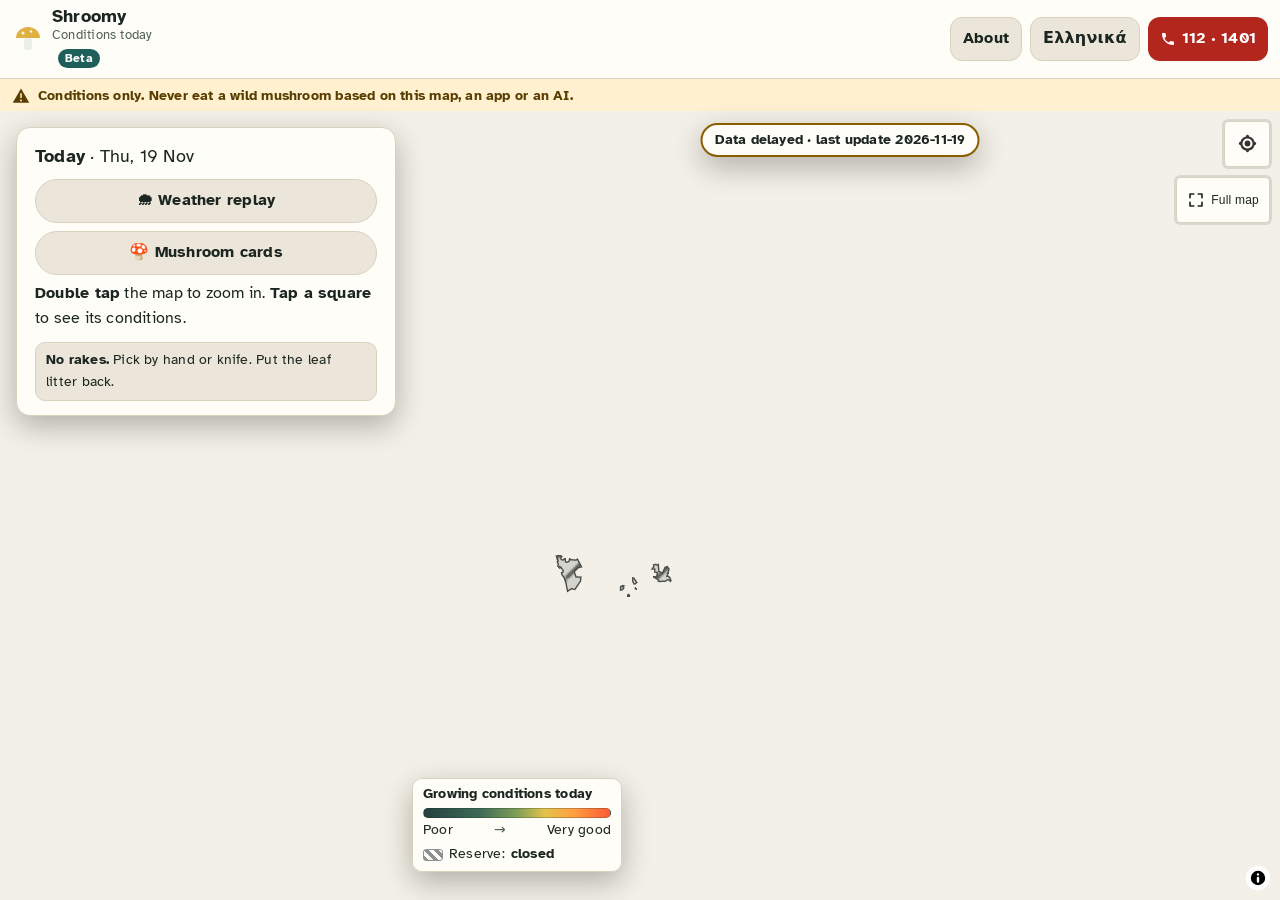
<file: index.html>
<!doctype html>
<html lang="en">
<head>
  <meta name="robots" content="noindex, nofollow" />
  <meta charset="utf-8" />
  <meta name="viewport" content="width=device-width, initial-scale=1, viewport-fit=cover" />
  <meta name="theme-color" content="#14211b" />
  <meta name="description" content="Today's growing conditions for wild mushrooms in Cyprus forests. Conditions only. Never eat a wild mushroom based on this map, an app or an AI." />
  <meta property="og:title" content="Shroomy" />
  <meta property="og:description" content="Today's growing conditions for wild mushrooms in Cyprus forests. Conditions only." />
  <title>Shroomy · mushroom growing conditions in Cyprus</title>
  <link rel="icon" href="data:image/svg+xml,%3Csvg xmlns='http://www.w3.org/2000/svg' viewBox='0 0 32 32'%3E%3Cpath d='M4 15c0-6 5-11 12-11s12 5 12 11z' fill='%23e0b040'/%3E%3Crect x='12' y='15' width='8' height='12' rx='3' fill='%23e9efe6'/%3E%3C/svg%3E" />
  <script type="module" crossorigin src="./assets/main-CCexXRnH.js"></script>
  <link rel="modulepreload" crossorigin href="./assets/lang-BaCBDh6e.js">
  <link rel="stylesheet" crossorigin href="./assets/lang-B2Am9eQz.css">
  <link rel="stylesheet" crossorigin href="./assets/main-DDSyw2Ic.css">
</head>
<body>
  <div class="app">
    <header class="topbar">
      <a class="brand" href="./" aria-label="Shroomy, home" data-tip="Reload the map.">
        <svg width="32" height="32" viewBox="0 0 32 32" aria-hidden="true">
          <path d="M4 15c0-6 5-11 12-11s12 5 12 11z" fill="#e0b040" />
          <circle cx="11" cy="10" r="1.6" fill="#fff6dc" /><circle cx="19" cy="8.5" r="1.3" fill="#fff6dc" />
          <rect x="12" y="15" width="8" height="12" rx="3" fill="#e9efe6" />
        </svg>
        <span class="brand-text">
          <span class="brand-name">Shroomy</span>
          <span class="brand-sub">Conditions today</span>
        </span>
      </a>
      <a class="about-link" href="about.html" data-tip="What this map shows, where the data comes from, and its limits.">About</a>
      <button class="sos" type="button" data-emergency aria-haspopup="dialog" aria-label="Poisoning emergency: 112 and 1401"
        data-tip="Mushroom poisoning help: call 112 (ambulance) or the Cyprus Poison Centre 1401. Do not wait for symptoms.">
        <svg width="16" height="16" viewBox="0 0 24 24" aria-hidden="true"><path fill="currentColor" d="M6.6 10.8a15.1 15.1 0 0 0 6.6 6.6l2.2-2.2c.3-.3.7-.4 1-.2 1.1.4 2.3.6 3.6.6.6 0 1 .4 1 1V20c0 .6-.4 1-1 1A17 17 0 0 1 3 4c0-.6.4-1 1-1h3.5c.6 0 1 .4 1 1 0 1.2.2 2.4.6 3.6.1.3 0 .7-.2 1z"/></svg>
        <span>112 · 1401</span>
      </button>
    </header>

    <div class="safety" role="note">
      <svg width="18" height="18" viewBox="0 0 24 24" aria-hidden="true"><path fill="currentColor" d="M12 2 1 21h22L12 2Zm0 6c.6 0 1 .4 1 1v5a1 1 0 1 1-2 0V9c0-.6.4-1 1-1Zm0 11.2a1.3 1.3 0 1 1 0-2.6 1.3 1.3 0 0 1 0 2.6Z"/></svg>
      <span>Conditions only. Never eat a wild mushroom based on this map, an app or an AI.</span>
    </div>

    <main class="stage">
      <div id="map" role="region" aria-label="Map of today's growing conditions in Cyprus"></div>
      <div id="loading" class="loading" role="status"><span class="spinner" aria-hidden="true"></span>
        <span id="loading-text">Loading the forest map…</span></div>
      <div id="delayed" class="delayed" role="status" hidden></div>
      <div id="map-legend" class="map-legend" role="img" tabindex="0"></div>
      <section id="sheet" class="sheet" aria-label="Today and the tapped square"></section>
    </main>
  </div>
</body>
</html>
</file>
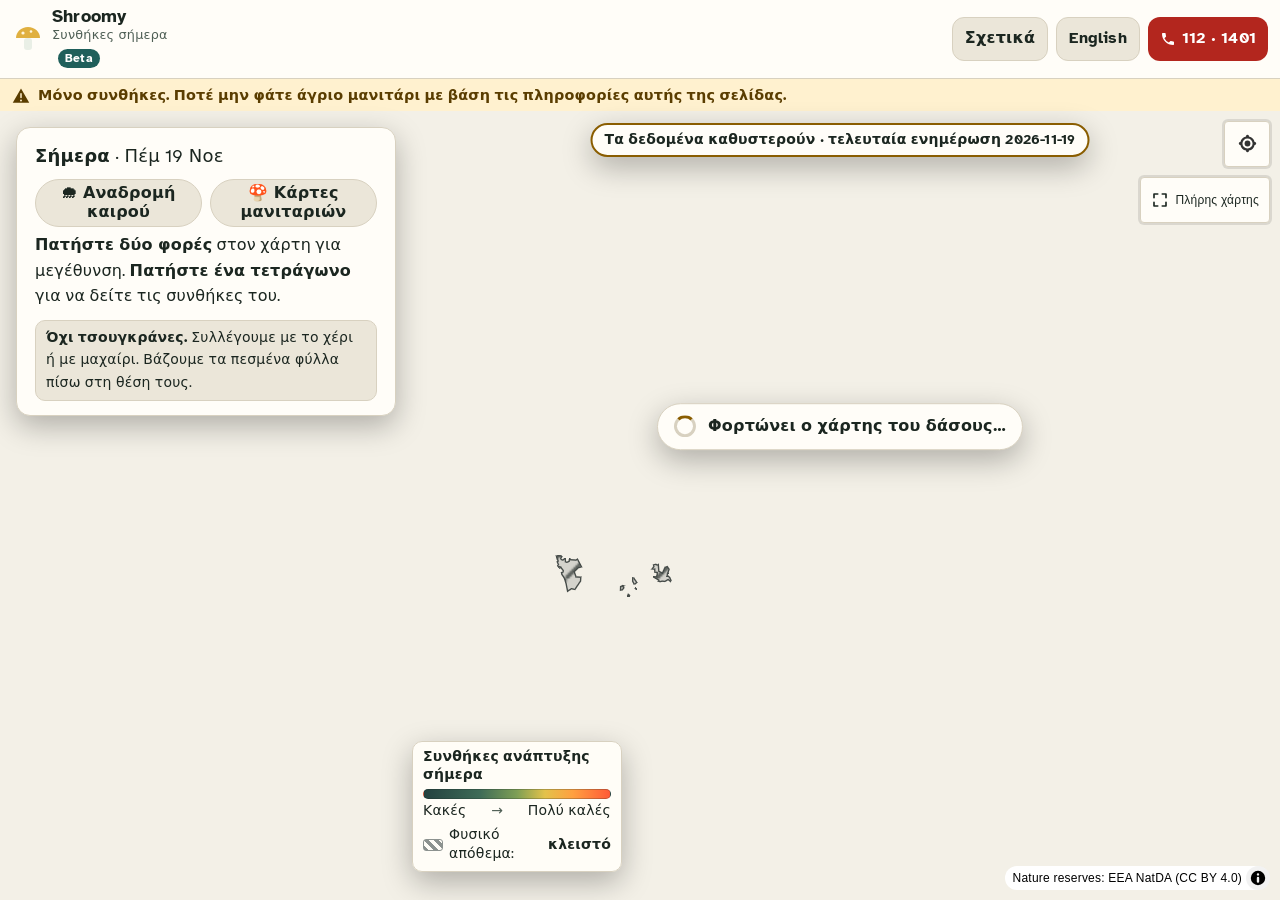
<file: el/index.html>
<!doctype html> <html lang="el"> <head>
  <meta name="robots" content="noindex, nofollow" /> <meta charset="utf-8" /> <meta name="viewport" content="width=device-width, initial-scale=1, viewport-fit=cover" /> <meta name="theme-color" content="#14211b" /> <meta name="description" content="Οι σημερινές συνθήκες ανάπτυξης για τα άγρια μανιτάρια στα δάση της Κύπρου. Μόνο συνθήκες. Ποτέ μην φάτε άγριο μανιτάρι με βάση τις πληροφορίες αυτής της σελίδας." /> <meta property="og:title" content="Shroomy" /> <meta property="og:description" content="Οι σημερινές συνθήκες ανάπτυξης για τα άγρια μανιτάρια στα δάση της Κύπρου. Μόνο συνθήκες." /> <title>Shroomy · συνθήκες ανάπτυξης μανιταριών στην Κύπρο</title> <link rel="icon" href="data:image/svg+xml,%3Csvg xmlns='http://www.w3.org/2000/svg' viewBox='0 0 32 32'%3E%3Cpath d='M4 15c0-6 5-11 12-11s12 5 12 11z' fill='%23e0b040'/%3E%3Crect x='12' y='15' width='8' height='12' rx='3' fill='%23e9efe6'/%3E%3C/svg%3E" />   <script type="module" crossorigin src="./assets/main-ByFCM-4B.js"></script>
   <link rel="modulepreload" crossorigin href="./assets/lang-DnCrP2X3.js">
   <link rel="stylesheet" crossorigin href="./assets/lang-B2Am9eQz.css">
   <link rel="stylesheet" crossorigin href="./assets/main-DDSyw2Ic.css">
 </head> <body> <div class="app"> <header class="topbar"> <a class="brand" href="./" aria-label="Shroomy, αρχική" data-tip="Φόρτωση του χάρτη ξανά."> <svg width="32" height="32" viewBox="0 0 32 32" aria-hidden="true"> <path d="M4 15c0-6 5-11 12-11s12 5 12 11z" fill="#e0b040" /> <circle cx="11" cy="10" r="1.6" fill="#fff6dc" /><circle cx="19" cy="8.5" r="1.3" fill="#fff6dc" /> <rect x="12" y="15" width="8" height="12" rx="3" fill="#e9efe6" /> </svg> <span class="brand-text"> <span class="brand-name">Shroomy</span> <span class="brand-sub">Συνθήκες σήμερα</span> </span> </a> <a class="about-link" href="about.html" data-tip="Τι δείχνει αυτός ο χάρτης, από πού προέρχονται τα δεδομένα και ποια είναι τα όριά του.">Σχετικά</a> <button class="sos" type="button" data-emergency aria-haspopup="dialog" aria-label="Έκτακτη ανάγκη δηλητηρίασης: 112 και 1401" data-tip="Βοήθεια για δηλητηρίαση από μανιτάρια: καλέστε το 112 (ασθενοφόρο) ή το Κέντρο Δηλητηριάσεων Κύπρου 1401. Μην περιμένετε συμπτώματα."> <svg width="16" height="16" viewBox="0 0 24 24" aria-hidden="true"><path fill="currentColor" d="M6.6 10.8a15.1 15.1 0 0 0 6.6 6.6l2.2-2.2c.3-.3.7-.4 1-.2 1.1.4 2.3.6 3.6.6.6 0 1 .4 1 1V20c0 .6-.4 1-1 1A17 17 0 0 1 3 4c0-.6.4-1 1-1h3.5c.6 0 1 .4 1 1 0 1.2.2 2.4.6 3.6.1.3 0 .7-.2 1z"/></svg> <span>112 · 1401</span> </button> </header> <div class="safety" role="note"> <svg width="18" height="18" viewBox="0 0 24 24" aria-hidden="true"><path fill="currentColor" d="M12 2 1 21h22L12 2Zm0 6c.6 0 1 .4 1 1v5a1 1 0 1 1-2 0V9c0-.6.4-1 1-1Zm0 11.2a1.3 1.3 0 1 1 0-2.6 1.3 1.3 0 0 1 0 2.6Z"/></svg> <span>Μόνο συνθήκες. Ποτέ μην φάτε άγριο μανιτάρι με βάση τις πληροφορίες αυτής της σελίδας.</span> </div> <main class="stage"> <div id="map" role="region" aria-label="Χάρτης των σημερινών συνθηκών ανάπτυξης στην Κύπρο"></div> <div id="loading" class="loading" role="status"><span class="spinner" aria-hidden="true"></span> <span id="loading-text">Φορτώνει ο χάρτης του δάσους…</span></div> <div id="delayed" class="delayed" role="status" hidden></div> <div id="map-legend" class="map-legend" role="img" tabindex="0"></div> <section id="sheet" class="sheet" aria-label="Σήμερα και το τετράγωνο που πατήσατε"></section> </main> </div>  </body> </html>
</file>
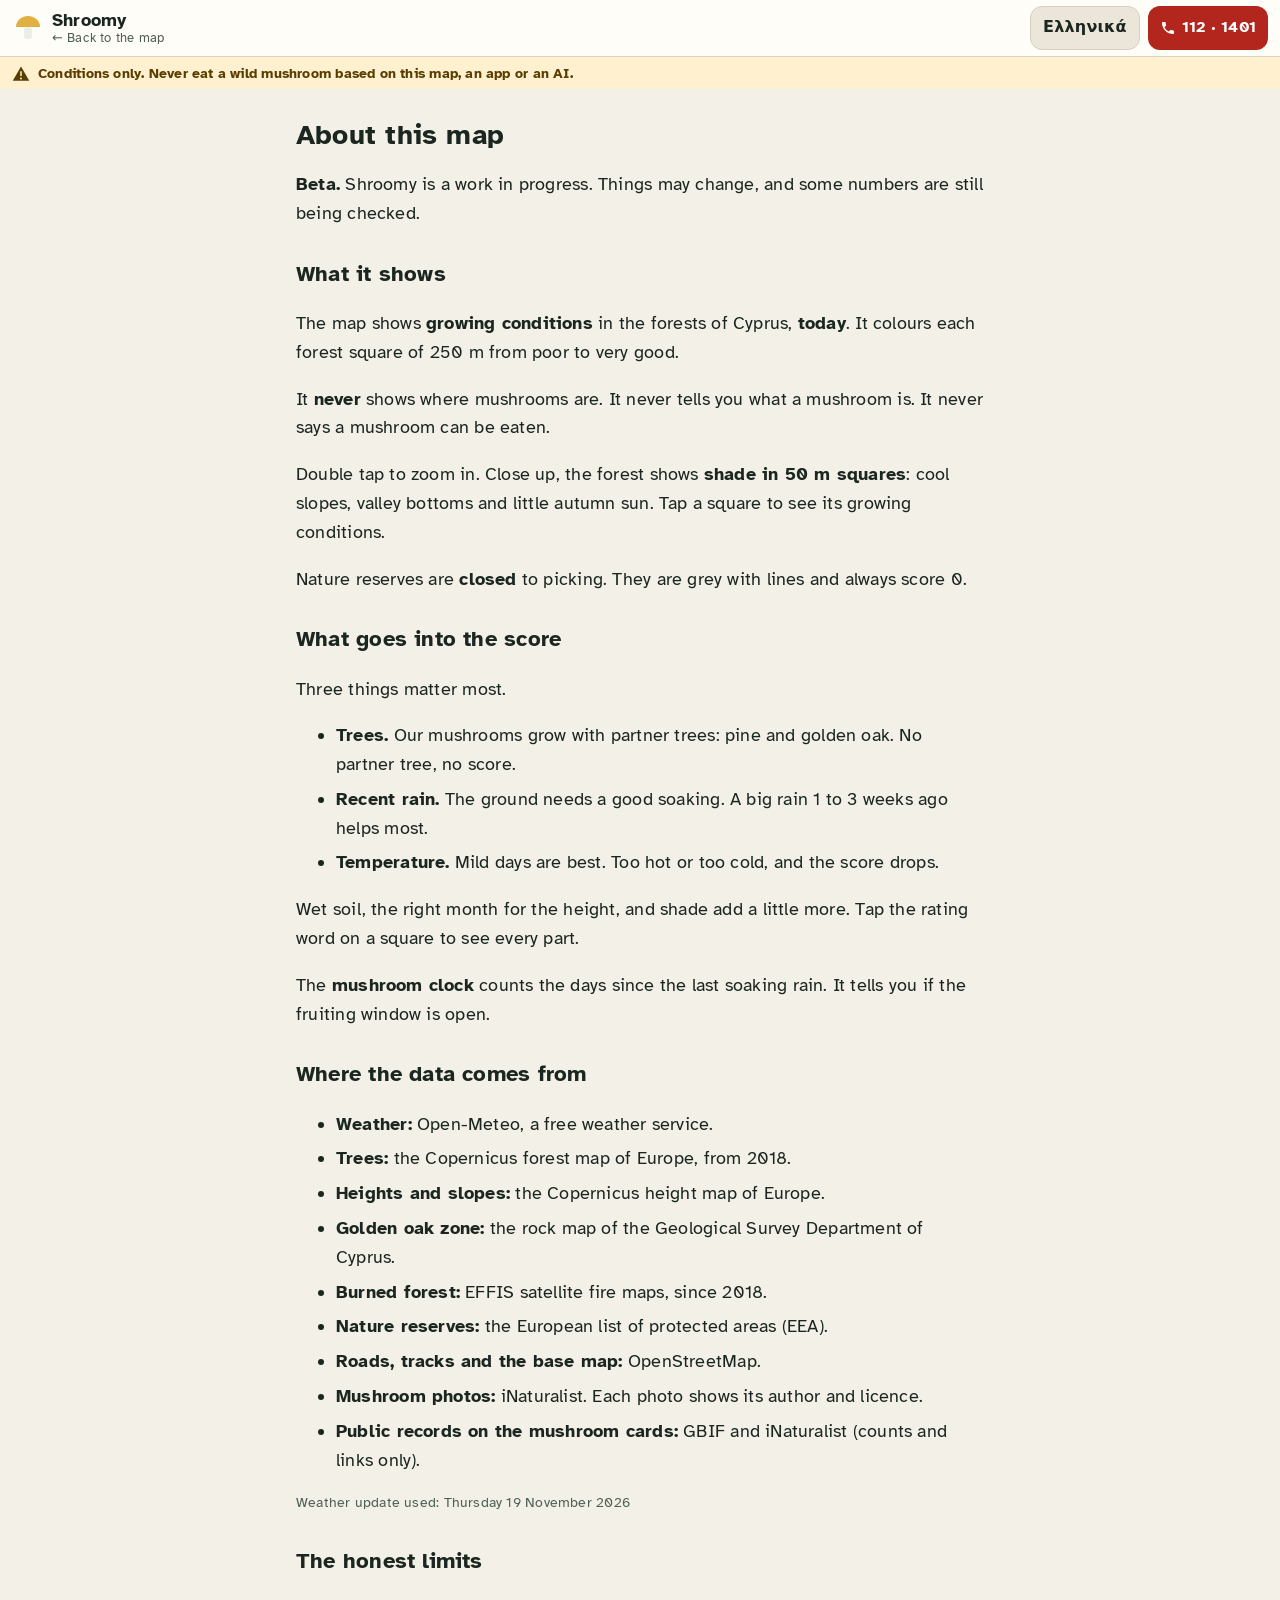
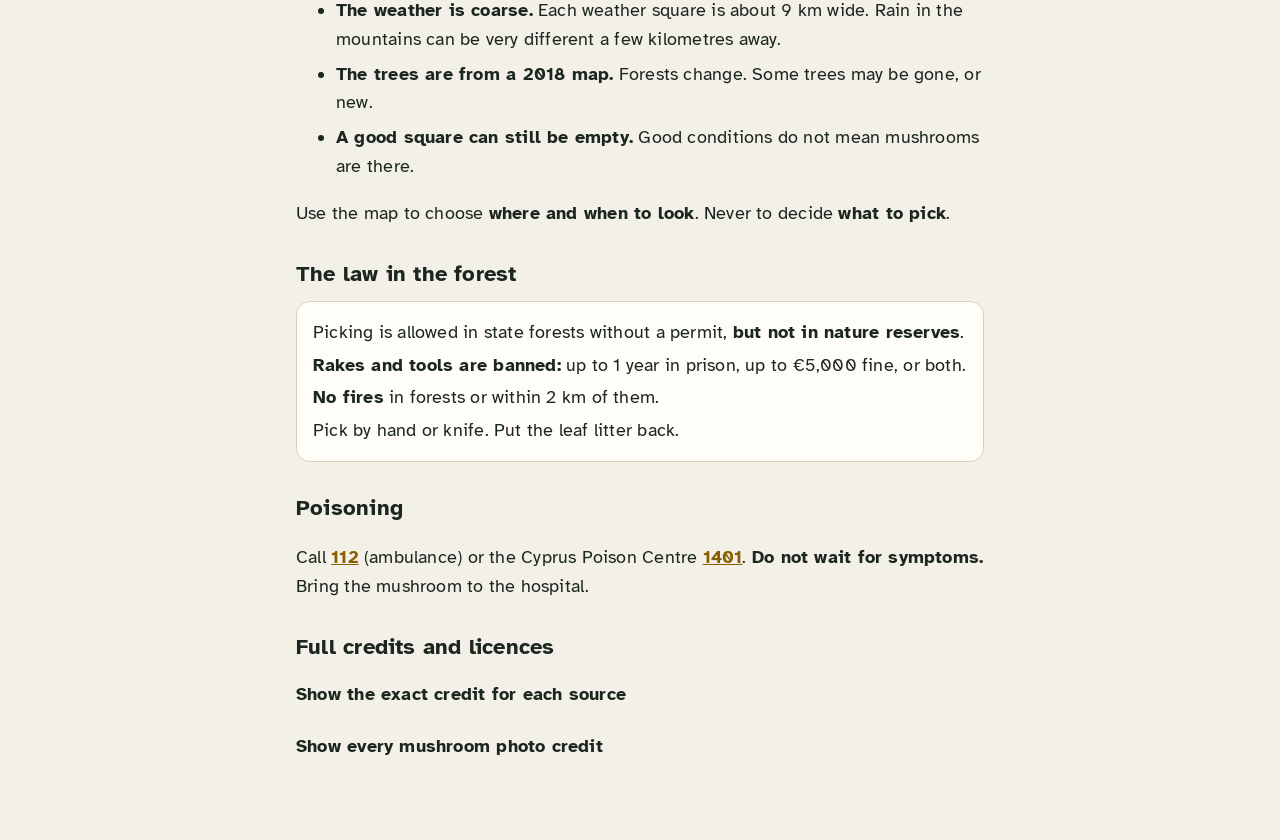
<file: about.html>
<!doctype html>
<html lang="en">
<head>
  <meta name="robots" content="noindex, nofollow" />
  <meta charset="utf-8" />
  <meta name="viewport" content="width=device-width, initial-scale=1, viewport-fit=cover" />
  <meta name="theme-color" content="#14211b" />
  <title>About · Shroomy</title>
  <link rel="icon" href="data:image/svg+xml,%3Csvg xmlns='http://www.w3.org/2000/svg' viewBox='0 0 32 32'%3E%3Cpath d='M4 15c0-6 5-11 12-11s12 5 12 11z' fill='%23e0b040'/%3E%3Crect x='12' y='15' width='8' height='12' rx='3' fill='%23e9efe6'/%3E%3C/svg%3E" />
  <script type="module" crossorigin src="./assets/about-DQYEBiMZ.js"></script>
  <link rel="modulepreload" crossorigin href="./assets/lang-BaCBDh6e.js">
  <link rel="stylesheet" crossorigin href="./assets/lang-B2Am9eQz.css">
</head>
<body>
  <div class="about-top">
    <header class="topbar">
      <a class="brand" href="./">
        <svg width="32" height="32" viewBox="0 0 32 32" aria-hidden="true">
          <path d="M4 15c0-6 5-11 12-11s12 5 12 11z" fill="#e0b040" />
          <rect x="12" y="15" width="8" height="12" rx="3" fill="#e9efe6" />
        </svg>
        <span class="brand-text"><span class="brand-name">Shroomy</span>
          <span class="brand-sub">← Back to the map</span></span>
      </a>
      <button class="sos" type="button" data-emergency aria-haspopup="dialog" aria-label="Poisoning emergency: 112 and 1401">
        <svg width="16" height="16" viewBox="0 0 24 24" aria-hidden="true"><path fill="currentColor" d="M6.6 10.8a15.1 15.1 0 0 0 6.6 6.6l2.2-2.2c.3-.3.7-.4 1-.2 1.1.4 2.3.6 3.6.6.6 0 1 .4 1 1V20c0 .6-.4 1-1 1A17 17 0 0 1 3 4c0-.6.4-1 1-1h3.5c.6 0 1 .4 1 1 0 1.2.2 2.4.6 3.6.1.3 0 .7-.2 1z"/></svg>
        <span>112 · 1401</span></button>
    </header>
    <div class="safety" role="note">
      <svg width="18" height="18" viewBox="0 0 24 24" aria-hidden="true"><path fill="currentColor" d="M12 2 1 21h22L12 2Zm0 6c.6 0 1 .4 1 1v5a1 1 0 1 1-2 0V9c0-.6.4-1 1-1Zm0 11.2a1.3 1.3 0 1 1 0-2.6 1.3 1.3 0 0 1 0 2.6Z"/></svg>
      <span>Conditions only. Never eat a wild mushroom based on this map, an app or an AI.</span>
    </div>
  </div>

  <main class="page">
    <h1>About this map</h1>
    <p><strong>Beta.</strong> Shroomy is a work in progress. Things may change, and some numbers are still being checked.</p>

    <h2>What it shows</h2>
    <p>The map shows <b>growing conditions</b> in the forests of Cyprus, <b>today</b>.
      It colours each forest square of 250 m from poor to very good.</p>
    <p>It <b>never</b> shows where mushrooms are. It never tells you what a mushroom is.
      It never says a mushroom can be eaten.</p>
    <p>Double tap to zoom in. Close up, the forest shows <b>shade in 50 m squares</b>: cool slopes,
      valley bottoms and little autumn sun. Tap a square to see its growing conditions.</p>
    <p>Nature reserves are <b>closed</b> to picking. They are grey with lines and always score 0.</p>

    <h2>What goes into the score</h2>
    <p>Three things matter most.</p>
    <ul>
      <li><b>Trees.</b> Our mushrooms grow with partner trees: pine and golden oak. No partner tree, no score.</li>
      <li><b>Recent rain.</b> The ground needs a good soaking. A big rain 1 to 3 weeks ago helps most.</li>
      <li><b>Temperature.</b> Mild days are best. Too hot or too cold, and the score drops.</li>
    </ul>
    <p>Wet soil, the right month for the height, and shade add a little more.
      Tap the rating word on a square to see every part.</p>
    <p>The <b>mushroom clock</b> counts the days since the last soaking rain.
      It tells you if the fruiting window is open.</p>

    <h2>Where the data comes from</h2>
    <ul>
      <li><b>Weather:</b> Open-Meteo, a free weather service.</li>
      <li><b>Trees:</b> the Copernicus forest map of Europe, from 2018.</li>
      <li><b>Heights and slopes:</b> the Copernicus height map of Europe.</li>
      <li><b>Golden oak zone:</b> the rock map of the Geological Survey Department of Cyprus.</li>
      <li><b>Burned forest:</b> EFFIS satellite fire maps, since 2018.</li>
      <li><b>Nature reserves:</b> the European list of protected areas (EEA).</li>
      <li><b>Roads, tracks and the base map:</b> OpenStreetMap.</li>
      <li><b>Mushroom photos:</b> iNaturalist. Each photo shows its author and licence.</li>
      <li><b>Public records on the mushroom cards:</b> GBIF and iNaturalist (counts and links only).</li>
    </ul>
    <p class="tag">Weather update used: <span id="run">…</span></p>

    <h2>The honest limits</h2>
    <ul>
      <li><b>The weather is coarse.</b> Each weather square is about 9 km wide.
        Rain in the mountains can be very different a few kilometres away.</li>
      <li><b>The trees are from a 2018 map.</b> Forests change. Some trees may be gone, or new.</li>
      <li><b>A good square can still be empty.</b> Good conditions do not mean mushrooms are there.</li>
    </ul>
    <p>Use the map to choose <b>where and when to look</b>. Never to decide <b>what to pick</b>.</p>

    <h2>The law in the forest</h2>
    <div class="card">
      <p>Picking is allowed in state forests without a permit, <b>but not in nature reserves</b>.</p>
      <p><b>Rakes and tools are banned:</b> up to 1 year in prison, up to €5,000 fine, or both.</p>
      <p><b>No fires</b> in forests or within 2 km of them.</p>
      <p>Pick by hand or knife. Put the leaf litter back.</p>
    </div>

    <h2>Poisoning</h2>
    <p>Call <a href="tel:112"><b>112</b></a> (ambulance) or the Cyprus Poison Centre <a href="tel:1401"><b>1401</b></a>.
      <b>Do not wait for symptoms.</b> Bring the mushroom to the hospital.</p>

    <section id="counting" hidden>
      <h2>Counting visits</h2>
      <p>Shroomy counts visits, so we can see which parts people use. It is a beta, and this helps us fix it.</p>
      <ul>
        <li><b>No cookies.</b> Nothing is stored on your phone.</li>
        <li><b>Never the place you look at.</b> Not the square you tap, not your location.</li>
        <li><b>What is counted:</b> the page, the button you tap, your screen size, and the website you came from.</li>
        <li><b>Do Not Track is respected.</b> If your browser asks not to be counted, nothing is sent.</li>
      </ul>
      <p class="tag">The counter is <a href="https://www.goatcounter.com" target="_blank" rel="noopener">GoatCounter</a>. It does not keep your IP address.</p>
    </section>

    <h2>Full credits and licences</h2>
    <details>
      <summary>Show the exact credit for each source</summary>
      <div id="credits"><p>Loading…</p></div>
    </details>
    <details id="photos">
      <summary>Show every mushroom photo credit</summary>
      <p>We only use photos with a CC0, CC BY, CC BY-SA or CC BY-NC licence.</p>
      <ul id="photo-credits" class="credits"><li>Loading…</li></ul>
    </details>
  </main>
</body>
</html>
</file>
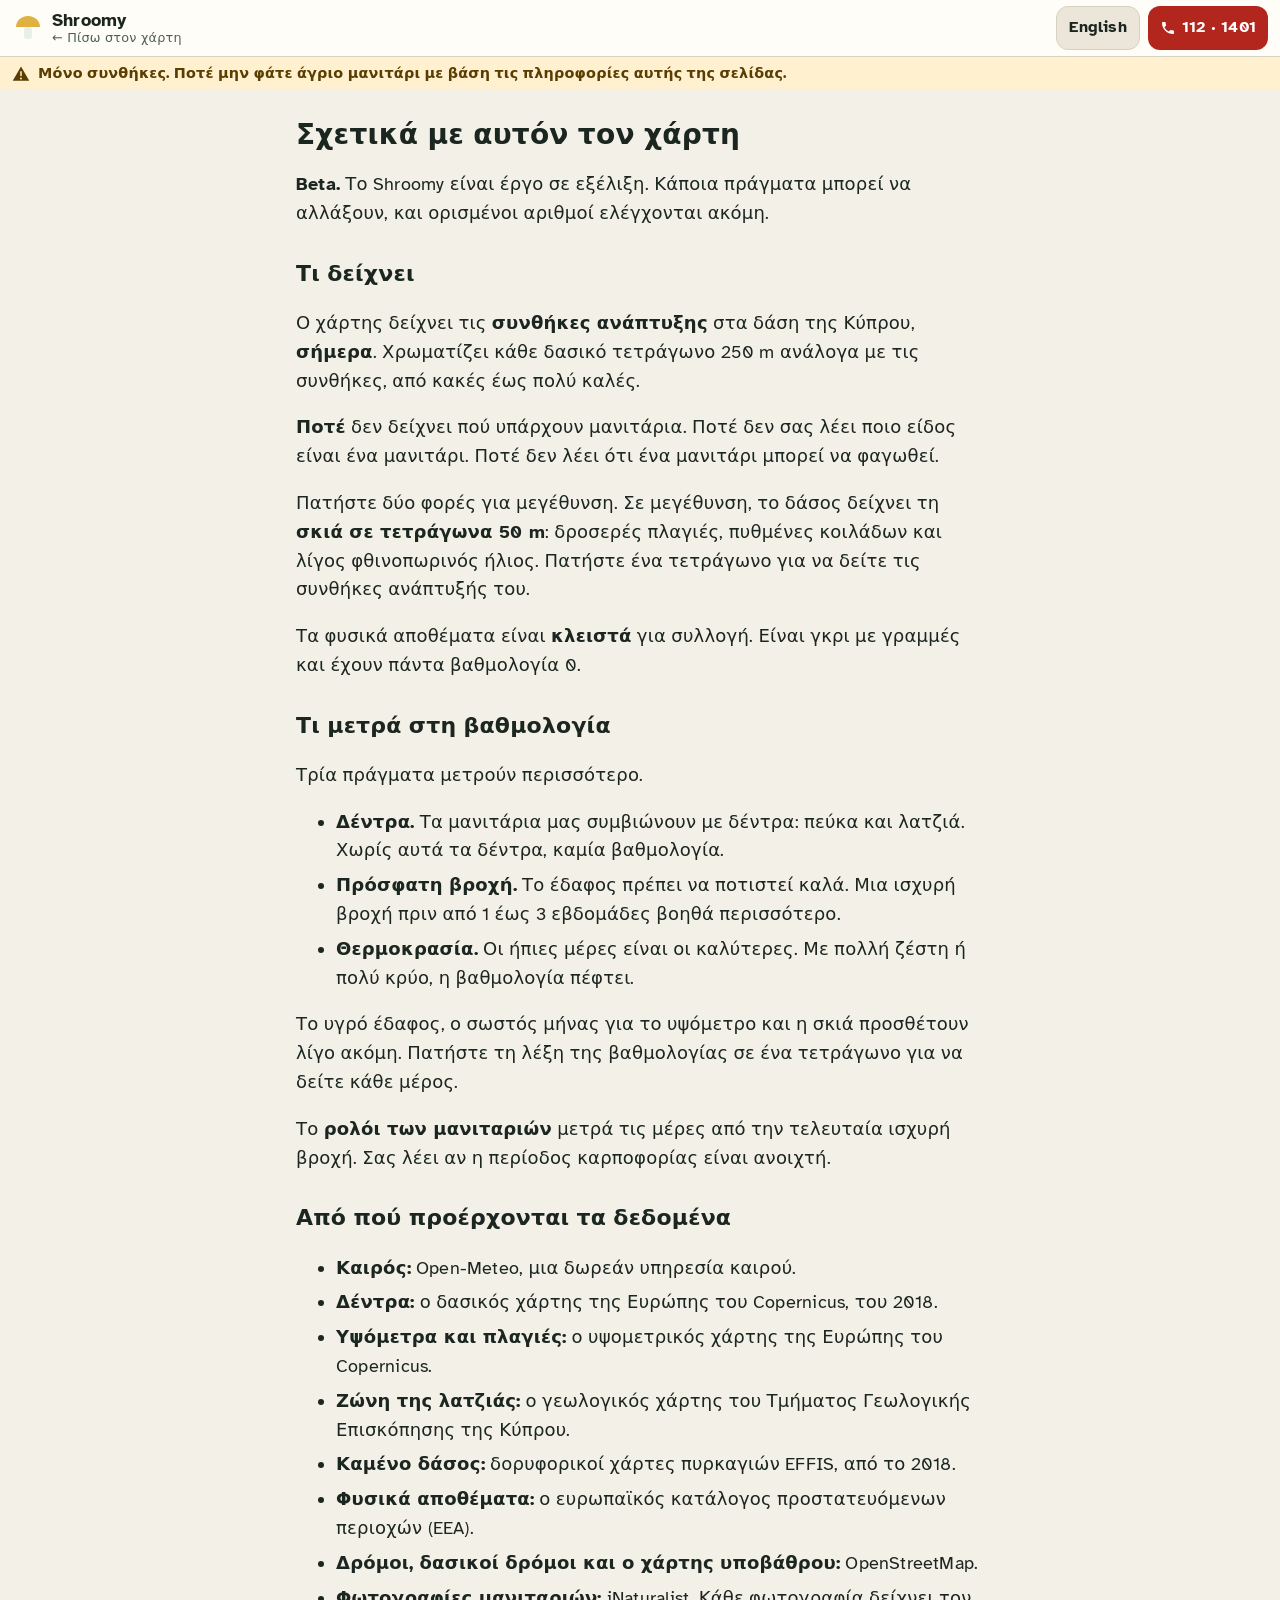
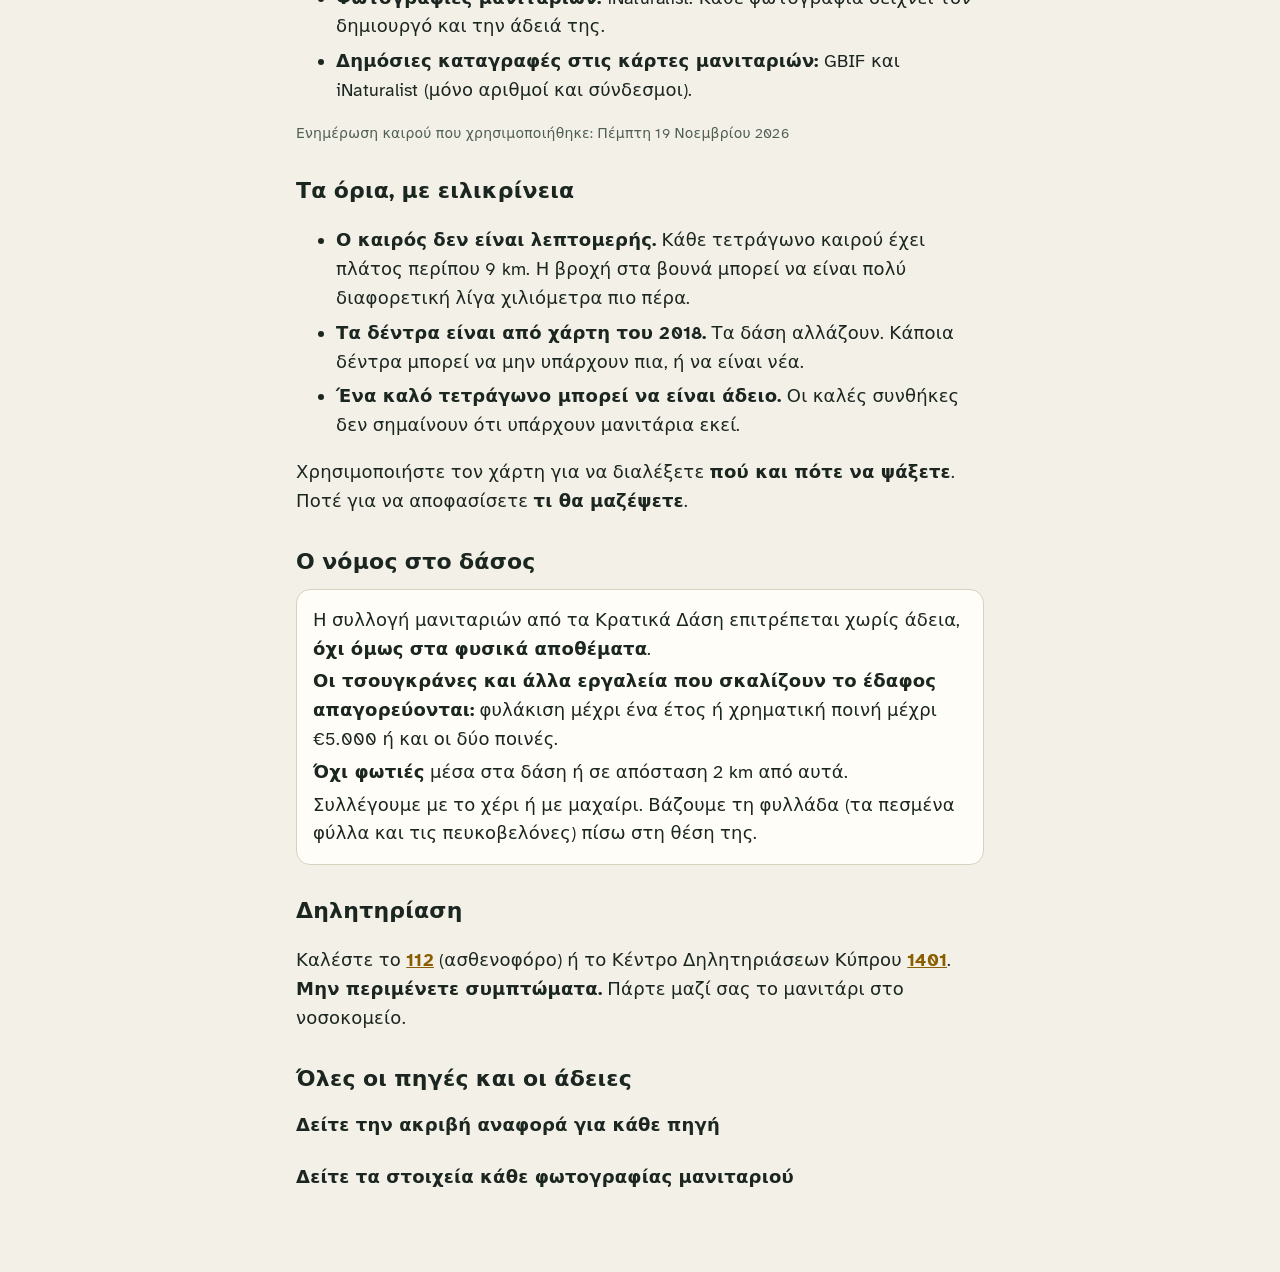
<file: el/about.html>
<!doctype html> <html lang="el"> <head>
  <meta name="robots" content="noindex, nofollow" /> <meta charset="utf-8" /> <meta name="viewport" content="width=device-width, initial-scale=1, viewport-fit=cover" /> <meta name="theme-color" content="#14211b" /> <title>Σχετικά · Shroomy</title> <link rel="icon" href="data:image/svg+xml,%3Csvg xmlns='http://www.w3.org/2000/svg' viewBox='0 0 32 32'%3E%3Cpath d='M4 15c0-6 5-11 12-11s12 5 12 11z' fill='%23e0b040'/%3E%3Crect x='12' y='15' width='8' height='12' rx='3' fill='%23e9efe6'/%3E%3C/svg%3E" />   <script type="module" crossorigin src="./assets/about-DjqRtJHe.js"></script>
   <link rel="modulepreload" crossorigin href="./assets/lang-DnCrP2X3.js">
   <link rel="stylesheet" crossorigin href="./assets/lang-B2Am9eQz.css">
 </head> <body> <div class="about-top"> <header class="topbar"> <a class="brand" href="./"> <svg width="32" height="32" viewBox="0 0 32 32" aria-hidden="true"> <path d="M4 15c0-6 5-11 12-11s12 5 12 11z" fill="#e0b040" /> <rect x="12" y="15" width="8" height="12" rx="3" fill="#e9efe6" /> </svg> <span class="brand-text"><span class="brand-name">Shroomy</span> <span class="brand-sub">← Πίσω στον χάρτη</span></span> </a> <button class="sos" type="button" data-emergency aria-haspopup="dialog" aria-label="Έκτακτη ανάγκη δηλητηρίασης: 112 και 1401"> <svg width="16" height="16" viewBox="0 0 24 24" aria-hidden="true"><path fill="currentColor" d="M6.6 10.8a15.1 15.1 0 0 0 6.6 6.6l2.2-2.2c.3-.3.7-.4 1-.2 1.1.4 2.3.6 3.6.6.6 0 1 .4 1 1V20c0 .6-.4 1-1 1A17 17 0 0 1 3 4c0-.6.4-1 1-1h3.5c.6 0 1 .4 1 1 0 1.2.2 2.4.6 3.6.1.3 0 .7-.2 1z"/></svg> <span>112 · 1401</span></button> </header> <div class="safety" role="note"> <svg width="18" height="18" viewBox="0 0 24 24" aria-hidden="true"><path fill="currentColor" d="M12 2 1 21h22L12 2Zm0 6c.6 0 1 .4 1 1v5a1 1 0 1 1-2 0V9c0-.6.4-1 1-1Zm0 11.2a1.3 1.3 0 1 1 0-2.6 1.3 1.3 0 0 1 0 2.6Z"/></svg> <span>Μόνο συνθήκες. Ποτέ μην φάτε άγριο μανιτάρι με βάση τις πληροφορίες αυτής της σελίδας.</span> </div> </div> <main class="page"> <h1>Σχετικά με αυτόν τον χάρτη</h1> <p><strong>Beta.</strong> Το Shroomy είναι έργο σε εξέλιξη. Κάποια πράγματα μπορεί να αλλάξουν, και ορισμένοι αριθμοί ελέγχονται ακόμη.</p> <h2>Τι δείχνει</h2> <p>Ο χάρτης δείχνει τις <b>συνθήκες ανάπτυξης</b> στα δάση της Κύπρου, <b>σήμερα</b>. Χρωματίζει κάθε δασικό τετράγωνο 250 m ανάλογα με τις συνθήκες, από κακές έως πολύ καλές.</p> <p><b>Ποτέ</b> δεν δείχνει πού υπάρχουν μανιτάρια. Ποτέ δεν σας λέει ποιο είδος είναι ένα μανιτάρι. Ποτέ δεν λέει ότι ένα μανιτάρι μπορεί να φαγωθεί.</p> <p>Πατήστε δύο φορές για μεγέθυνση. Σε μεγέθυνση, το δάσος δείχνει τη <b>σκιά σε τετράγωνα 50 m</b>: δροσερές πλαγιές, πυθμένες κοιλάδων και λίγος φθινοπωρινός ήλιος. Πατήστε ένα τετράγωνο για να δείτε τις συνθήκες ανάπτυξής του.</p> <p>Τα φυσικά αποθέματα είναι <b>κλειστά</b> για συλλογή. Είναι γκρι με γραμμές και έχουν πάντα βαθμολογία 0.</p> <h2>Τι μετρά στη βαθμολογία</h2> <p>Τρία πράγματα μετρούν περισσότερο.</p> <ul> <li><b>Δέντρα.</b> Τα μανιτάρια μας συμβιώνουν με δέντρα: πεύκα και λατζιά. Χωρίς αυτά τα δέντρα, καμία βαθμολογία.</li> <li><b>Πρόσφατη βροχή.</b> Το έδαφος πρέπει να ποτιστεί καλά. Μια ισχυρή βροχή πριν από 1 έως 3 εβδομάδες βοηθά περισσότερο.</li> <li><b>Θερμοκρασία.</b> Οι ήπιες μέρες είναι οι καλύτερες. Με πολλή ζέστη ή πολύ κρύο, η βαθμολογία πέφτει.</li> </ul> <p>Το υγρό έδαφος, ο σωστός μήνας για το υψόμετρο και η σκιά προσθέτουν λίγο ακόμη. Πατήστε τη λέξη της βαθμολογίας σε ένα τετράγωνο για να δείτε κάθε μέρος.</p> <p>Το <b>ρολόι των μανιταριών</b> μετρά τις μέρες από την τελευταία ισχυρή βροχή. Σας λέει αν η περίοδος καρποφορίας είναι ανοιχτή.</p> <h2>Από πού προέρχονται τα δεδομένα</h2> <ul> <li><b>Καιρός:</b> Open-Meteo, μια δωρεάν υπηρεσία καιρού.</li> <li><b>Δέντρα:</b> ο δασικός χάρτης της Ευρώπης του Copernicus, του 2018.</li> <li><b>Υψόμετρα και πλαγιές:</b> ο υψομετρικός χάρτης της Ευρώπης του Copernicus.</li> <li><b>Ζώνη της λατζιάς:</b> ο γεωλογικός χάρτης του Τμήματος Γεωλογικής Επισκόπησης της Κύπρου.</li> <li><b>Καμένο δάσος:</b> δορυφορικοί χάρτες πυρκαγιών EFFIS, από το 2018.</li> <li><b>Φυσικά αποθέματα:</b> ο ευρωπαϊκός κατάλογος προστατευόμενων περιοχών (EEA).</li> <li><b>Δρόμοι, δασικοί δρόμοι και ο χάρτης υποβάθρου:</b> OpenStreetMap.</li> <li><b>Φωτογραφίες μανιταριών:</b> iNaturalist. Κάθε φωτογραφία δείχνει τον δημιουργό και την άδειά της.</li> <li><b>Δημόσιες καταγραφές στις κάρτες μανιταριών:</b> GBIF και iNaturalist (μόνο αριθμοί και σύνδεσμοι).</li> </ul> <p class="tag">Ενημέρωση καιρού που χρησιμοποιήθηκε: <span id="run">…</span></p> <h2>Τα όρια, με ειλικρίνεια</h2> <ul> <li><b>Ο καιρός δεν είναι λεπτομερής.</b> Κάθε τετράγωνο καιρού έχει πλάτος περίπου 9 km. Η βροχή στα βουνά μπορεί να είναι πολύ διαφορετική λίγα χιλιόμετρα πιο πέρα.</li> <li><b>Τα δέντρα είναι από χάρτη του 2018.</b> Τα δάση αλλάζουν. Κάποια δέντρα μπορεί να μην υπάρχουν πια, ή να είναι νέα.</li> <li><b>Ένα καλό τετράγωνο μπορεί να είναι άδειο.</b> Οι καλές συνθήκες δεν σημαίνουν ότι υπάρχουν μανιτάρια εκεί.</li> </ul> <p>Χρησιμοποιήστε τον χάρτη για να διαλέξετε <b>πού και πότε να ψάξετε</b>. Ποτέ για να αποφασίσετε <b>τι θα μαζέψετε</b>.</p> <h2>Ο νόμος στο δάσος</h2> <div class="card"> <p>Η συλλογή μανιταριών από τα Κρατικά Δάση επιτρέπεται χωρίς άδεια, <b>όχι όμως στα φυσικά αποθέματα</b>.</p> <p><b>Οι τσουγκράνες και άλλα εργαλεία που σκαλίζουν το έδαφος απαγορεύονται:</b> φυλάκιση μέχρι ένα έτος ή χρηματική ποινή μέχρι €5.000 ή και οι δύο ποινές.</p> <p><b>Όχι φωτιές</b> μέσα στα δάση ή σε απόσταση 2 km από αυτά.</p> <p>Συλλέγουμε με το χέρι ή με μαχαίρι. Βάζουμε τη φυλλάδα (τα πεσμένα φύλλα και τις πευκοβελόνες) πίσω στη θέση της.</p> </div> <h2>Δηλητηρίαση</h2> <p>Καλέστε το <a href="tel:112"><b>112</b></a> (ασθενοφόρο) ή το Κέντρο Δηλητηριάσεων Κύπρου <a href="tel:1401"><b>1401</b></a>. <b>Μην περιμένετε συμπτώματα.</b> Πάρτε μαζί σας το μανιτάρι στο νοσοκομείο.</p> <section id="counting" hidden> <h2>Μέτρηση επισκέψεων</h2> <p>Το Shroomy μετρά τις επισκέψεις, για να βλέπουμε ποια κομμάτια του χρησιμοποιούνται. Είναι beta, και αυτό μας βοηθά να το διορθώνουμε.</p> <ul> <li><b>Χωρίς cookies.</b> Τίποτα δεν αποθηκεύεται στο τηλέφωνό σας.</li> <li><b>Ποτέ το μέρος που κοιτάζετε.</b> Ούτε το τετράγωνο που πατάτε, ούτε η θέση σας.</li> <li><b>Τι μετριέται:</b> η σελίδα, το κουμπί που πατάτε, το μέγεθος της οθόνης σας και η ιστοσελίδα από την οποία ήρθατε.</li> <li><b>Το «Do Not Track» γίνεται σεβαστό.</b> Αν το πρόγραμμα περιήγησής σας ζητά να μη μετριέστε, δεν στέλνεται τίποτα.</li> </ul> <p class="tag">Ο μετρητής είναι το <a href="https://www.goatcounter.com" target="_blank" rel="noopener">GoatCounter</a>. Δεν κρατά τη διεύθυνση IP σας.</p> </section> <h2>Όλες οι πηγές και οι άδειες</h2> <details> <summary>Δείτε την ακριβή αναφορά για κάθε πηγή</summary> <div id="credits"><p>Φορτώνει…</p></div> </details> <details id="photos"> <summary>Δείτε τα στοιχεία κάθε φωτογραφίας μανιταριού</summary> <p>Χρησιμοποιούμε μόνο φωτογραφίες με άδεια CC0, CC BY, CC BY-SA ή CC BY-NC.</p> <ul id="photo-credits" class="credits"><li>Φορτώνει…</li></ul> </details> </main>  </body> </html>
</file>
<file: assets/lang-B2Am9eQz.css>
@font-face{font-family:Atkinson Hyperlegible;font-style:normal;font-display:swap;font-weight:400;src:url(./atkinson-hyperlegible-latin-ext-400-normal-DRk46D-x.woff2)format("woff2"),url(./atkinson-hyperlegible-latin-ext-400-normal-Bbz-b3yf.woff)format("woff");unicode-range:U+100-2BA,U+2BD-2C5,U+2C7-2CC,U+2CE-2D7,U+2DD-2FF,U+304,U+308,U+329,U+1D00-1DBF,U+1E00-1E9F,U+1EF2-1EFF,U+2020,U+20A0-20AB,U+20AD-20C0,U+2113,U+2C60-2C7F,U+A720-A7FF}@font-face{font-family:Atkinson Hyperlegible;font-style:normal;font-display:swap;font-weight:400;src:url(./atkinson-hyperlegible-latin-400-normal-BrHNak5F.woff2)format("woff2"),url(./atkinson-hyperlegible-latin-400-normal-BbWidj28.woff)format("woff");unicode-range:U+??,U+131,U+152-153,U+2BB-2BC,U+2C6,U+2DA,U+2DC,U+304,U+308,U+329,U+2000-206F,U+20AC,U+2122,U+2191,U+2193,U+2212,U+2215,U+FEFF,U+FFFD}@font-face{font-family:Atkinson Hyperlegible;font-style:normal;font-display:swap;font-weight:700;src:url(./atkinson-hyperlegible-latin-ext-700-normal-BoVPHkS0.woff2)format("woff2"),url(./atkinson-hyperlegible-latin-ext-700-normal-CKkU2Dpt.woff)format("woff");unicode-range:U+100-2BA,U+2BD-2C5,U+2C7-2CC,U+2CE-2D7,U+2DD-2FF,U+304,U+308,U+329,U+1D00-1DBF,U+1E00-1E9F,U+1EF2-1EFF,U+2020,U+20A0-20AB,U+20AD-20C0,U+2113,U+2C60-2C7F,U+A720-A7FF}@font-face{font-family:Atkinson Hyperlegible;font-style:normal;font-display:swap;font-weight:700;src:url(./atkinson-hyperlegible-latin-700-normal-GZI4o3u0.woff2)format("woff2"),url(./atkinson-hyperlegible-latin-700-normal-BK6Glc0m.woff)format("woff");unicode-range:U+??,U+131,U+152-153,U+2BB-2BC,U+2C6,U+2DA,U+2DC,U+304,U+308,U+329,U+2000-206F,U+20AC,U+2122,U+2191,U+2193,U+2212,U+2215,U+FEFF,U+FFFD}@font-face{font-family:Plain Digits;font-weight:400;unicode-range:U+30-39;src:local(Helvetica Neue),local(HelveticaNeue),local(Arial),local(ArialMT),local(Roboto),local(Roboto-Regular),local(Segoe UI),local(SegoeUI)}@font-face{font-family:Plain Digits;font-weight:700;unicode-range:U+30-39;src:local(Helvetica Neue Bold),local(HelveticaNeue-Bold),local(Arial Bold),local(Arial-BoldMT),local(Roboto Bold),local(Roboto-Bold),local(Segoe UI Bold),local(SegoeUI-Bold)}:root{--font:"Plain Digits", "Atkinson Hyperlegible", system-ui, -apple-system, "Segoe UI", sans-serif;--fs-0:.875rem;--fs-1:1rem;--fs-2:1.125rem;--fs-3:1.375rem;--fs-4:1.75rem;--lh:1.6;--track:.012em;--radius:14px;--radius-s:10px;--gap:12px;--tap:48px;--shadow:0 10px 30px #00000047;--bg:#f3f0e7;--surface:#fffdf8;--surface-2:#ebe6d9;--line:#d8d1c0;--ink:#1b2620;--ink-soft:#4f5f55;--accent:#8a5d00;--accent-ink:#fff;--safety-bg:#fff1cf;--safety-ink:#5a3d00;--sos-bg:#b3261e;--sos-ink:#fff;--closed:#8c928f;--focus:#1c6dd0}:root[data-theme=dark]{--bg:#0c1612;--surface:#14211b;--surface-2:#1d2d25;--line:#2c3d34;--ink:#e9efe6;--ink-soft:#a9b8ad;--accent:#e0b040;--accent-ink:#1a1405;--safety-bg:#3a2f12;--safety-ink:#f6dfa6;--sos-bg:#e5483b;--sos-ink:#fff;--closed:#8c928f;--focus:#8cc4ff;--shadow:0 10px 30px #00000080}@media (prefers-color-scheme:dark){:root:not([data-theme=light]){--bg:#0c1612;--surface:#14211b;--surface-2:#1d2d25;--line:#2c3d34;--ink:#e9efe6;--ink-soft:#a9b8ad;--accent:#e0b040;--accent-ink:#1a1405;--safety-bg:#3a2f12;--safety-ink:#f6dfa6;--sos-bg:#e5483b;--sos-ink:#fff;--focus:#8cc4ff;--shadow:0 10px 30px #00000080}}*{box-sizing:border-box}html,body{height:100%;margin:0}body{background:var(--bg);color:var(--ink);font-family:var(--font);font-size:var(--fs-2);line-height:var(--lh);letter-spacing:var(--track);text-align:left;-webkit-font-smoothing:antialiased}button{font:inherit;color:inherit;letter-spacing:inherit}:focus-visible{outline:3px solid var(--focus);outline-offset:2px;border-radius:6px}a{color:var(--accent)}.muted{color:var(--ink-soft)}.small{font-size:var(--fs-0)!important}.app{grid-template-rows:auto auto 1fr;grid-template-columns:minmax(0,1fr);height:100dvh;display:grid;overflow:hidden}.topbar{background:var(--surface);border-bottom:1px solid var(--line);align-items:center;gap:8px;min-height:56px;padding:6px 12px;display:flex}.brand{min-width:0;color:inherit;flex:1;align-items:center;gap:8px;text-decoration:none;display:flex}.brand svg{flex:none}.brand-text{min-width:0;overflow:hidden}.brand-name,.brand-sub{white-space:nowrap;text-overflow:ellipsis;line-height:1.2;display:block;overflow:hidden}.brand-name{font-weight:700;font-size:var(--fs-2)}.brand-sub{color:var(--ink-soft);font-size:.8rem}.about-link{border:1px solid var(--line);background:var(--surface-2);min-height:44px;color:var(--ink);font-size:var(--fs-1);border-radius:12px;flex:none;align-items:center;padding:0 12px;font-weight:700;text-decoration:none;display:inline-flex}.sos{cursor:pointer;background:var(--sos-bg);height:44px;color:var(--sos-ink);font-weight:700;font-size:var(--fs-1);white-space:nowrap;border:0;border-radius:12px;flex:none;align-items:center;gap:6px;padding:0 12px;display:inline-flex}.safety{background:var(--safety-bg);color:var(--safety-ink);align-items:flex-start;gap:8px;padding:6px 12px;font-size:.9rem;font-weight:700;line-height:1.4;display:flex}.safety svg{flex:none;margin-top:2px}.safety a{color:inherit}.ver-badge{color:#fff;vertical-align:middle;white-space:nowrap;background:#1f5f5b;border-radius:999px;margin-left:6px;padding:0 7px;font-size:.72rem;font-weight:700;line-height:1.6;display:inline-block}.stage{min-height:0;position:relative}#map{position:absolute;inset:0}.maplibregl-ctrl-group{border:1px solid var(--line);background:var(--surface)!important}.maplibregl-ctrl-group button{width:44px!important;height:44px!important}:root[data-theme=dark] .maplibregl-ctrl-icon{filter:invert()}.maplibregl-ctrl-attrib{font-size:12px}.map-legend{z-index:2;background:color-mix(in srgb, var(--surface) 94%, transparent);border:1px solid var(--line);border-radius:var(--radius-s);width:176px;box-shadow:var(--shadow);font-size:var(--fs-0);cursor:help;padding:6px 10px 7px;line-height:1.35;position:absolute;top:8px;left:8px}.ml-title{margin-bottom:4px;font-weight:700}.ml-bar{border:1px solid color-mix(in srgb, var(--ink) 25%, transparent);border-radius:6px;height:10px}.ml-scale{justify-content:space-between;gap:6px;margin-top:3px;display:flex}.ml-scale span:nth-child(2){color:var(--ink-soft)}.ml-closed{align-items:center;gap:6px;margin-top:5px;display:flex}.swatch-closed{border:1.5px solid var(--closed);background:repeating-linear-gradient(45deg, var(--closed) 0 3px, transparent 3px 7px);border-radius:3px;flex:none;width:20px;height:12px}.delayed{z-index:3;left:50%;bottom:calc(var(--sheet-h,140px) + 8px);background:var(--surface);border:2px solid var(--accent);box-shadow:var(--shadow);font-size:var(--fs-0);white-space:nowrap;border-radius:999px;padding:4px 12px;font-weight:700;position:absolute;transform:translate(-50%)}.pick-pin{pointer-events:none;border:3px solid var(--ink);background:color-mix(in srgb, var(--accent) 70%, transparent);width:22px;height:22px;box-shadow:0 0 0 3px var(--bg), var(--shadow);border-radius:50%}.loading{z-index:5;background:var(--surface);border:1px solid var(--line);width:max-content;max-width:calc(100vw - 32px);box-shadow:var(--shadow);font-size:var(--fs-1);border-radius:999px;align-items:center;gap:12px;padding:10px 16px;font-weight:700;transition:opacity .35s;display:flex;position:absolute;top:40%;left:50%;transform:translate(-50%,-50%)}.loading.done{opacity:0}.loading.failed{border:2px solid var(--sos-bg);border-radius:16px}.loading.failed .spinner,.loading[hidden]{display:none}.spinner{border:3px solid var(--line);border-top-color:var(--accent);border-radius:50%;flex:none;width:22px;height:22px;animation:.9s linear infinite spin}@keyframes spin{to{transform:rotate(360deg)}}@media (prefers-reduced-motion:reduce){.spinner{animation-duration:2.5s}.loading{transition:none}}@media (width<=899px){.maplibregl-ctrl-bottom-right,.maplibregl-ctrl-bottom-left{bottom:min(var(--sheet-h,140px), 60vh);z-index:3}}.sheet{z-index:4;background:var(--surface);border-top:1px solid var(--line);max-height:62%;box-shadow:var(--shadow);padding:10px 16px calc(12px + env(safe-area-inset-bottom));border-radius:18px 18px 0 0;position:absolute;bottom:0;left:0;right:0;overflow-y:auto}.sheet p{font-size:var(--fs-1);margin:6px 0 0}.panel-h{font-size:var(--fs-1);margin:4px 0 6px}.start-row{justify-content:space-between;align-items:center;gap:10px;display:flex}.start-row .today{font-size:var(--fs-2);margin:0}.chip-btn,.back-btn{border:1px solid var(--line);cursor:pointer;background:var(--surface-2);min-height:44px;color:var(--ink);font-size:var(--fs-1);white-space:nowrap;border-radius:999px;padding:0 14px;font-weight:700}.back-btn{text-align:left;border-radius:12px;align-items:center;gap:10px;width:100%;display:flex}.back-arrow{color:var(--accent);margin-top:-.12em;font-size:1.7em;font-weight:700;line-height:1}.chip-btn:hover,.back-btn:hover{border-color:var(--accent)}.hint{color:var(--ink)}.no-rakes{background:var(--surface-2);border:1px solid var(--line);cursor:help;border-radius:10px;padding:6px 10px;font-size:var(--fs-0)!important;margin-top:10px!important}.primary-btn{cursor:pointer;background:var(--accent);min-height:44px;color:var(--accent-ink);font-weight:700;font-size:var(--fs-1);border:0;border-radius:12px;padding:0 16px}@media (width>=900px){.sheet{border-radius:var(--radius);border:1px solid var(--line);width:380px;max-height:calc(100% - 32px);padding:14px 18px;inset:16px auto auto 16px}.map-legend{width:210px;top:auto;bottom:28px;left:412px}.delayed{top:12px;bottom:auto;left:calc(50% + 200px)}.loading{left:calc(50% + 200px)}}.card-bar{justify-content:space-between;align-items:center;gap:8px;margin:-2px 0 6px;display:flex}.card-x{border:1px solid var(--line);background:var(--surface-2);cursor:pointer;border-radius:10px;min-width:44px;min-height:44px;font-size:1.15rem;line-height:1}.card-x:hover{border-color:var(--accent)}.rating{text-align:left;cursor:pointer;border:1px solid var(--line);background:var(--surface-2);border-radius:14px;align-items:center;gap:12px;width:100%;padding:10px 12px;display:flex}.rating:hover{border-color:var(--accent)}.rating-swatch{width:18px;height:40px;box-shadow:0 0 0 1.5px color-mix(in srgb, var(--ink) 30%, transparent);border-radius:6px;flex:none}.rating-text{flex:1;min-width:0;display:grid}.rating-word{font-size:var(--fs-4);font-weight:700;line-height:1.15}.rating-sub{font-size:var(--fs-0);color:var(--ink-soft)}.rating-more{color:var(--ink-soft);flex:none;font-size:1.1rem}.rating-none{font-size:var(--fs-3)!important}.why{border:1px solid var(--line);border-radius:12px;margin-top:8px;padding:8px 12px 10px}.why[hidden]{display:none}.why-list{gap:8px;margin:8px 0 0;padding:0;list-style:none;display:grid}.why-top{font-size:var(--fs-0);justify-content:space-between;gap:8px;display:flex}.why-bar{background:var(--surface);border:1px solid var(--line);border-radius:4px;height:8px;overflow:hidden}.why-bar i{border-radius:4px;height:100%;display:block}.why-val{font-size:var(--fs-0);color:var(--ink-soft)}.card-h{font-size:var(--fs-1);margin:14px 0 4px}.sp-list{font-size:var(--fs-1);gap:4px;margin:0;padding:0;list-style:none;display:grid}.sp-list i{font-weight:700}.facts{font-size:var(--fs-1);gap:4px;margin:12px 0 0;padding:0;list-style:none;display:grid}.maps-link{margin:12px 0 0}.maps-btns{grid-template-columns:minmax(0,1fr) minmax(0,1fr);align-items:stretch;gap:8px;display:grid}.maps-btn{border:1px solid var(--line);background:var(--surface-2);min-height:56px;color:var(--ink);font:inherit;font-size:var(--fs-1);text-align:center;cursor:pointer;border-radius:12px;justify-content:center;align-items:center;gap:8px;padding:4px 8px;font-weight:700;line-height:1.2;text-decoration:none;display:inline-flex}.maps-btn.primary{background:var(--accent);border-color:var(--accent);color:var(--accent-ink);flex-direction:column;gap:0}.maps-btn:hover{filter:brightness(1.06)}.maps-main{align-items:center;gap:8px;display:inline-flex}.maps-warn{opacity:.9;font-size:.78rem;font-weight:700}.maps-note{margin:6px 0 0!important}.maps-copy{border:1px solid var(--accent);background:var(--surface);width:100%;min-height:40px;color:var(--ink);font:inherit;font-size:var(--fs-0);border-radius:10px;margin-top:8px;padding:0 10px}@media (width<=340px){.maps-btns{grid-template-columns:1fr}}.clock{border:1px solid var(--line);background:var(--surface-2);border-radius:10px;padding:8px 10px;margin-top:12px!important}.clock.open{border-color:var(--accent)}.why-row,.facts li,.clock,.map-legend{cursor:help}.replay{margin-top:10px}.replay-row{font-size:var(--fs-1);align-items:center;gap:12px;display:flex}#replay-date{white-space:nowrap;text-overflow:ellipsis;flex:1;min-width:0;line-height:1.35;overflow:hidden}.replay-avg{display:block}.seg{background:var(--surface-2);border:1px solid var(--line);border-radius:14px;gap:4px;margin:2px 0 12px;padding:4px;display:flex}.seg button{min-width:0;min-height:44px;color:var(--ink);font:inherit;font-size:var(--fs-1);cursor:pointer;white-space:nowrap;background:0 0;border:0;border-radius:10px;flex:auto;padding:6px 4px;font-weight:600}.seg button[aria-pressed=true]{background:var(--accent);color:var(--accent-ink)}.seg button:focus-visible{outline:2px solid var(--focus);outline-offset:2px}.scrub{--at:0%;cursor:grab;touch-action:none;-webkit-user-select:none;user-select:none;-webkit-tap-highlight-color:transparent;border-radius:10px;margin-top:8px;padding:6px 0 2px;position:relative}.scrub.drag{cursor:grabbing}.scrub:focus-visible{outline:2px solid var(--focus);outline-offset:4px}.tl{pointer-events:none;align-items:flex-end;gap:2px;height:48px;display:flex}.tl i{opacity:.6;background:#4f97d1;border-radius:2px 2px 0 0;flex:1}.tl i.now{opacity:1;box-shadow:0 0 0 2px var(--ink)}.scrub-track{background:var(--line);pointer-events:none;border-radius:3px;height:6px;margin:16px 0 14px;position:relative}.scrub-fill{width:var(--at);background:var(--accent);border-radius:3px;position:absolute;inset:0 auto 0 0}.scrub-knob{top:50%;left:var(--at);background:var(--accent);border:3px solid var(--surface);border-radius:50%;width:26px;height:26px;margin:-13px 0 0 -13px;transition:transform .12s;position:absolute;box-shadow:0 1px 4px #00000073}.scrub.drag .scrub-knob{transform:scale(1.25)}.scrub:before{content:"";left:var(--at);background:var(--ink);opacity:.35;pointer-events:none;width:2px;height:64px;margin-left:-1px;position:absolute;top:6px}.scrub-ends{font-size:var(--fs-0,12px);color:var(--ink-soft);pointer-events:none;justify-content:space-between;display:flex}@media (prefers-reduced-motion:reduce){.scrub-knob{transition:none}}dialog.emergency{background:var(--surface);width:min(560px,100vw - 32px);max-height:calc(100dvh - 32px);color:var(--ink);box-shadow:var(--shadow);border:0;border-radius:18px;padding:0;overflow:auto}dialog.emergency::backdrop{background:#0009}.em-head{background:var(--sos-bg);color:var(--sos-ink);padding:16px 20px}.em-head h2{font-size:var(--fs-4);margin:0;line-height:1.2}.em-body{padding:16px 20px 20px}.call{background:var(--sos-bg);min-height:64px;color:var(--sos-ink);font-weight:700;font-size:var(--fs-3);border-radius:14px;justify-content:space-between;align-items:center;gap:12px;margin-bottom:10px;padding:10px 16px;text-decoration:none;display:flex}.call.secondary{background:var(--surface-2);color:var(--ink);border:2px solid var(--sos-bg)}.call small{font-size:var(--fs-1);font-weight:400;display:block}.em-body ul{margin:12px 0;padding-left:1.2em}.em-body li{margin:6px 0}.em-close{border:1px solid var(--line);background:var(--surface-2);cursor:pointer;border-radius:12px;width:100%;min-height:48px;margin-top:8px;font-weight:700}dialog.agree::backdrop{-webkit-backdrop-filter:blur(3px);backdrop-filter:blur(3px);background:#000000c7}.agree .em-head h2{align-items:center;gap:8px;display:flex}.agree .em-body{padding-bottom:0}.agree .em-body ul{margin:0 0 8px}.agree .em-body li{margin:6px 0}.agree-foot{background:var(--surface);padding:8px 0 14px;position:sticky;bottom:0}.agree-foot:before{content:"";background:linear-gradient(to bottom, transparent, var(--surface));pointer-events:none;height:18px;position:absolute;top:-18px;left:0;right:0}dialog.agree{max-height:calc(100dvh - 16px)}.agree .em-head{padding:14px 20px}.agree-numbers{font-size:var(--fs-0);text-align:center;background:var(--safety-bg);color:var(--safety-ink);border-radius:12px;margin:0 0 8px;padding:6px 12px;font-weight:700}.agree-numbers a{color:inherit}.agree-yes{cursor:pointer;background:var(--accent);width:100%;min-height:56px;color:var(--accent-ink);font:inherit;font-weight:700;font-size:var(--fs-2);border:0;border-radius:14px}.agree-note{font-size:var(--fs-0);color:var(--ink-soft);margin:10px 0 0}dialog.agree.short{width:min(420px,100vw - 24px)}dialog.agree.short::backdrop{-webkit-backdrop-filter:none;backdrop-filter:none;background:#0000008c}.agree.short .em-body{padding:18px 20px 16px}.agree-short-title{font-size:var(--fs-3);color:var(--safety-ink);align-items:center;gap:8px;margin:0 0 6px;line-height:1.2;display:flex}.agree-short-line{margin:0 0 14px}.agree.short .agree-yes{min-height:64px;font-size:var(--fs-3)}.agree-more{font:inherit;color:inherit;cursor:pointer;background:0 0;border:0;padding:0;text-decoration:underline}.agree-note a{color:inherit}@media (width<=899px){dialog.agree.short{margin-bottom:max(16px, env(safe-area-inset-bottom))}}.tip{z-index:1000;background:var(--ink);max-width:min(300px,100vw - 16px);color:var(--bg);font-size:var(--fs-1);box-shadow:var(--shadow);pointer-events:none;opacity:0;border-radius:10px;padding:8px 12px;font-weight:400;line-height:1.45;transition:opacity .12s;position:fixed}.tip.on{opacity:1}.tip[hidden]{display:none}.tip:after{content:"";left:var(--arrow-x,50%);border:6px solid #0000;border-bottom:0;border-top-color:var(--ink);position:absolute;bottom:-6px;transform:translate(-50%)}.tip.below:after{border:6px solid #0000;border-top:0;border-bottom-color:var(--ink);top:-6px;bottom:auto}[data-tip]{-webkit-touch-callout:none}@media (prefers-reduced-motion:reduce){.tip{transition:none}}.page{max-width:720px;margin:0 auto;padding:20px 16px 64px}.page h1{font-size:var(--fs-4);margin:8px 0 12px;line-height:1.25}.page h2{font-size:var(--fs-3);margin:28px 0 6px}.page p,.page li{max-width:64ch}.page li{margin:6px 0}.page .card{background:var(--surface);border:1px solid var(--line);border-radius:var(--radius);margin:10px 0;padding:12px 16px}.page .card p{margin:4px 0}.page .credits{font-size:var(--fs-1);padding-left:1.2em}.page .tag{font-size:var(--fs-0);color:var(--ink-soft)}.about-top{z-index:2;position:sticky;top:0}@media (width<=899px){.stage:has(.sheet[data-view=card]) .map-legend{display:none}}@media (width<=420px){.topbar{gap:6px;padding:6px 8px 6px 10px}.brand{gap:6px}.about-link{padding:0 10px;font-size:.95rem}.sos{gap:4px;padding:0 10px;font-size:.95rem}.sos svg{width:14px;height:14px}}.start-btns{flex-wrap:wrap;gap:8px;margin-top:8px;display:flex}.start-btns .chip-btn{flex:auto}.sp-open{text-align:left;cursor:pointer;border:1px solid var(--line);background:var(--surface-2);width:100%;min-height:48px;font-size:var(--fs-1);border-radius:12px;justify-content:space-between;align-items:center;gap:8px;padding:6px 12px;display:flex}.sp-open:hover{border-color:var(--accent)}.sp-open-go{color:var(--ink-soft);flex:none;font-size:1.4rem}.page details{margin:8px 0}.page summary{cursor:pointer;align-items:center;min-height:44px;font-weight:700;display:flex}.ml-note{color:var(--ink-soft);margin-top:3px}.card-bar{z-index:2;background:var(--surface);border-bottom:1px solid var(--line);margin:-10px -16px 6px;padding:8px 16px 6px;position:sticky;top:-10px}@media (width>=900px){.card-bar{margin:-14px -18px 8px;padding:10px 18px 8px;top:-14px}}.sp-list{gap:8px}.sp-open{justify-content:flex-start;gap:12px;min-height:64px;padding:6px 10px 6px 6px}.sp-thumb{object-fit:cover;background:var(--line);border-radius:10px;flex:none;width:52px;height:52px}.sp-name{flex:1;min-width:0;line-height:1.3;display:grid}.sp-name i{font-weight:700;font-size:var(--fs-1)}.sp-common{font-size:var(--fs-0);color:var(--ink-soft)}@media (width<=420px){.topbar{gap:6px;padding:6px 8px}.brand{gap:6px}.brand svg{width:26px;height:26px}.brand-name{font-size:1.05rem}.app .brand-sub{display:none}.app .ver-badge{margin-left:0}.about-link,.sos{padding:0 10px}.map-legend{width:156px;padding:5px 8px 6px}}:lang(el) .start-btns .chip-btn{white-space:normal;flex:1 1 0;padding:4px 10px;line-height:1.2}@media (width<=899px){:lang(el) .map-legend{width:218px}:lang(el) .ml-closed{white-space:nowrap;font-size:13px}:root.full-map:lang(el) .map-legend{width:176px}}@media (width<=480px){:lang(el) .replay-avg{font-size:var(--fs-0)}:lang(el) .safety{font-size:.8rem}}:lang(el) .sp-name{font-weight:700;font-size:var(--fs-1)}:lang(el) .sp-name .sp-common{font-weight:400}:lang(el) .sp-name .sp-common i{font-weight:400;font-size:inherit}.lang-link{text-decoration:none}.lang-short{display:none}@media (width<=899px){.lang-long{display:none}.lang-short{display:inline}:is(.topbar:has(.lang-link) .about-link,.topbar:has(.lang-link) .sos){padding:0 8px}}.sc{--toxic:#a8580a}:root[data-theme=dark] .sc{--toxic:#f0a24f}@media (prefers-color-scheme:dark){:root:not([data-theme=light]) .sc{--toxic:#f0a24f}}dialog.species-dlg.sc{background:var(--bg);width:min(720px,100vw - 24px);max-width:none;height:min(900px,100dvh - 24px);max-height:none;color:var(--ink);box-shadow:var(--shadow);border:0;border-radius:20px;padding:0;overflow:hidden}dialog.species-dlg.sc[open]{display:block}dialog.species-dlg.sc::backdrop{background:#0009}@media (width<=899px){dialog.species-dlg.sc{border-radius:0;width:100vw;height:100dvh;margin:0}}.sc .ic{flex:none;display:block}.sc-main{flex-direction:column;height:100%;min-height:0;display:flex}.sc-soft{color:var(--ink-soft)}.sc-head{background:var(--surface);border-bottom:1px solid var(--line);align-items:center;gap:8px;padding:8px 12px;display:flex}.sc-title{min-width:0;font-size:var(--fs-2);overflow-wrap:anywhere;flex:1;margin:0;line-height:1.2}.sc-title span{font-size:var(--fs-0);color:var(--ink-soft);font-weight:400;display:block}.sc-round{width:var(--tap);height:var(--tap);border:1px solid var(--line);background:var(--surface-2);color:var(--ink);cursor:pointer;border-radius:50%;flex:none;place-items:center;padding:0;display:inline-grid}.sc-safety{background:var(--safety-bg);color:var(--safety-ink);font-weight:700;font-size:var(--fs-0);align-items:flex-start;gap:8px;padding:8px 14px;line-height:1.4;display:flex}.sc-safety svg{flex:none;width:18px;height:18px;margin-top:1px}.sc-body{overscroll-behavior:contain;flex:1;min-height:0;overflow-y:auto}.sc-page{max-width:680px;font-size:var(--fs-1);margin:0 auto;padding:16px 16px 32px}.sc-h{font-size:var(--fs-3);align-items:center;gap:8px;margin:26px 0 10px;line-height:1.25;display:flex}.sc-h .ic{color:var(--accent)}.sc-h.danger{color:var(--sos-bg);margin-top:0}.sc-h.danger svg{flex:none;width:24px;height:24px}.sc-danger-btn{text-align:left;cursor:pointer;border:2px solid var(--sos-bg);background:var(--surface);width:100%;color:var(--ink);border-radius:16px;align-items:center;gap:12px;padding:10px 12px;display:flex}.sc-danger-ph{flex:none;display:flex}.sc-danger-ph img{object-fit:cover;border:3px solid var(--surface);background:var(--line);border-radius:50%;width:48px;height:48px;margin-left:-14px}.sc-danger-ph img:first-child{margin-left:0}.sc-danger-text{min-width:0;color:var(--ink-soft);flex:1;gap:2px;display:grid}.sc-danger-text b{color:var(--sos-bg);font-size:var(--fs-2);align-items:center;gap:6px;line-height:1.25;display:flex}.sc-danger-text b svg{flex:none;width:18px;height:18px}.sc-list{gap:10px;margin:0;padding:0;list-style:none;display:grid}.sc-row{text-align:left;cursor:pointer;border:1px solid var(--line);background:var(--surface);width:100%;color:var(--ink);border-radius:16px;align-items:center;gap:14px;padding:8px 12px 8px 8px;display:flex}.sc-row.on{border:2px solid var(--accent)}.sc-row img{object-fit:cover;background:var(--line);border-radius:12px;flex:none;width:84px;height:84px}.sc-list.off .sc-row img{filter:saturate(.4)}.sc-row-text{flex:1;gap:2px;min-width:0;line-height:1.3;display:grid}.sc-row-text b{font-size:var(--fs-2)}.sc-row>.ic{color:var(--ink-soft)}.sc-chip{font-size:var(--fs-0);background:var(--surface-2);color:var(--ink-soft);border-radius:999px;justify-self:start;align-items:center;gap:4px;margin-top:4px;padding:2px 10px;font-weight:700;display:inline-flex}.sc-chip.on{background:var(--accent);color:var(--accent-ink)}.sc-danger{border:2px solid var(--sos-bg);background:var(--surface);border-radius:18px;padding:16px}.sc-danger>p{margin:0 0 12px}.sc-sign-h{margin:0 0 6px!important}.sc-signs{gap:8px;margin:0 0 14px;padding:0;list-style:none;display:grid}.sc-signs li{background:var(--safety-bg);color:var(--safety-ink);border-radius:12px;padding:10px 12px;font-weight:700;line-height:1.45}.sc-sign{background:var(--safety-bg);color:var(--safety-ink);border-radius:12px;padding:10px 12px}.sc-lk{gap:8px;margin:0;padding:0;list-style:none;display:grid}@media (width>=640px){.sc-lk{grid-template-columns:1fr 1fr}}.sc-lk-row{text-align:left;cursor:zoom-in;border:1px solid color-mix(in srgb, var(--toxic) 50%, transparent);background:var(--bg);width:100%;height:100%;color:var(--ink);border-radius:12px;align-items:flex-start;gap:10px;padding:6px;display:flex}.sc-lk-row.deadly{border-color:var(--sos-bg)}.sc-lk-row img,.sc-noimg{object-fit:cover;background:var(--line);border-radius:8px;flex:none;width:64px;height:64px}.sc-lk-text{min-width:0;font-size:var(--fs-0);gap:1px;line-height:1.35;display:grid}.sc-lk-text b{font-size:var(--fs-1)}.sc-lk-note{margin-top:2px}.sc-sev{width:fit-content;font-size:var(--fs-0);background:var(--toxic);color:#fff;vertical-align:middle;border-radius:999px;align-items:center;gap:4px;padding:1px 8px 1px 6px;font-weight:700;display:inline-flex}.sc-sev.deadly{background:var(--sos-bg)}.sc-sev svg{width:14px;height:14px}:root[data-theme=dark] .sc-sev.toxic{color:#1a1405}@media (prefers-color-scheme:dark){:root:not([data-theme=light]) .sc-sev.toxic{color:#1a1405}}.sc-car-wrap{position:relative}.sc-car{scroll-snap-type:x mandatory;scrollbar-width:none;border-radius:16px;margin:0;padding:0;list-style:none;display:flex;overflow-x:auto}.sc-car::-webkit-scrollbar{display:none}.sc-car li{scroll-snap-align:start;flex:0 0 100%}.sc-photo{background:var(--line);cursor:zoom-in;aspect-ratio:4/3;border:0;width:100%;padding:0;display:block;position:relative}.sc-photo img{object-fit:cover;width:100%;height:100%;display:block}.sc-cc{color:#f3f0e7;background:#0c1612b3;border-radius:50%;place-items:center;width:26px;height:26px;font-size:15px;font-weight:700;line-height:1;display:grid;position:absolute;bottom:8px;right:8px}.sc-dots{background:#0c16128c;border-radius:999px;gap:6px;padding:5px 8px;display:flex;position:absolute;bottom:10px;left:50%;transform:translate(-50%)}.sc-dots i{background:#f3f0e773;border-radius:50%;width:8px;height:8px}.sc-dots i.on{background:#f3f0e7}.sc-name{font-size:var(--fs-4);margin:14px 0 0;line-height:1.15}.sc-sub{color:var(--ink-soft);margin:4px 0 0}.sc-sub b{color:var(--ink)}.sc-q{border:1px solid var(--line);cursor:help;vertical-align:2px;border-radius:50%;place-items:center;width:22px;height:22px;margin-left:6px;font-size:13px;font-weight:700;display:inline-grid}.sc-look{border:1px solid var(--line);background:var(--surface);border-radius:14px;gap:0;margin:0;display:grid;overflow:hidden}.sc-look div{border-top:1px solid var(--line);grid-template-columns:7.5em 1fr;gap:12px;padding:10px 14px;display:grid}.sc-look div:first-child{border-top:0}.sc-look dt{font-weight:700}.sc-look dd{margin:0;line-height:1.5}@media (width<=420px){.sc-look div{grid-template-columns:1fr;gap:0}}.sc-where{gap:6px;margin:0;padding-left:1.2em;line-height:1.5;display:grid}.sc-months{grid-template-columns:repeat(12,1fr);gap:3px;display:grid}.sc-months span{height:40px;font-weight:700;font-size:var(--fs-0);background:var(--surface-2);color:var(--ink-soft);border-radius:8px;place-items:center;display:grid;position:relative}.sc-months span.on{background:var(--accent);color:var(--accent-ink)}.sc-months span.now{outline:3px solid var(--ink);outline-offset:1px}.sc-when{align-items:flex-start;gap:8px;margin:12px 0 0;display:flex}.sc-when.on .ic{color:var(--accent);margin-top:2px}.sc-more{width:100%;min-height:var(--tap);border:1px solid var(--line);color:var(--ink-soft);cursor:pointer;font-size:var(--fs-0);background:0 0;border-radius:14px;justify-content:center;align-items:center;gap:8px;margin-top:28px;display:inline-flex}.sc-layer{z-index:5;background:var(--surface);flex-direction:column;display:flex;position:absolute;inset:0;overflow-y:auto}.sc-layer[hidden]{display:none}.sc-layer-head{z-index:1;background:var(--surface);border-bottom:1px solid var(--line);align-items:center;gap:10px;padding:8px 12px 8px 16px;display:flex;position:sticky;top:0}.sc-layer-head h2{font-size:var(--fs-2);flex:1;margin:0;line-height:1.3}.sc-layer-head h2 .sc-soft{font-size:var(--fs-0);font-weight:400;display:block}.sc-viewer{color:#f3f0e7;background:#0b120f;flex-direction:column;min-height:100%;display:flex}.sc-viewer .sc-layer-head{background:#0b120f;border-color:#26342d}.sc-viewer .sc-soft{color:#cfd8d1}.sc-viewer .sc-round{color:#f3f0e7;background:#1d2d25;border-color:#2c3d34}.sc-viewer-ph{flex:1;place-items:center;min-height:240px;padding:8px;display:grid;position:relative}.sc-viewer-ph img{object-fit:contain;border-radius:8px;max-width:100%;max-height:calc(100dvh - 240px);display:block}.sc-prev,.sc-next{position:absolute;top:50%;transform:translateY(-50%)}.sc-prev{left:10px}.sc-next{right:10px}.sc-viewer-note{margin:0;padding:4px 16px 0;font-weight:700}.sc-credit{padding:10px 16px calc(16px + env(safe-area-inset-bottom));font-size:var(--fs-0);color:#cfd8d1;gap:4px;margin:0;display:grid}.sc-credit a{color:#e0b040;align-items:center;min-height:32px;font-weight:700;display:inline-flex}.sc-info{max-width:680px;font-size:var(--fs-1);padding:4px 16px 24px}.sc-info h3{font-size:var(--fs-2);margin:20px 0 6px}.sc-info p{margin:6px 0}.sc-credits{gap:8px;margin:8px 0;padding:0;list-style:none;display:grid}.sc-credits li{font-size:var(--fs-0);align-items:center;gap:10px;line-height:1.35;display:flex}.sc-credits img{object-fit:cover;background:var(--line);border-radius:8px;flex:none;width:52px;height:52px}.sc-credits a{color:var(--ink-soft)}.sc-fold{border:1px solid var(--line);border-radius:12px;margin:12px 0;padding:0 12px}.sc-fold summary{min-height:var(--tap);cursor:pointer;color:var(--accent);align-items:center;font-weight:700;display:flex}.sc-links{margin:6px 0;padding-left:1.2em}.sc-links li{margin:4px 0}.sc-info .rec-chart{grid-template-columns:repeat(12,1fr);align-items:end;gap:3px;max-width:420px;height:64px;margin:8px 0 2px;display:grid}.sc-info .rec-m{color:var(--ink-soft);justify-items:center;gap:2px;font-size:.75rem;display:grid}.sc-info .rec-m i{background:var(--accent);border-radius:3px 3px 0 0;width:100%;max-width:22px;display:block}.sc-info .rec-m.in span{color:var(--ink);font-weight:700;text-decoration:underline}@media (prefers-reduced-motion:reduce){.sc-car{scroll-behavior:auto}}.sc-jump{min-height:var(--tap);border:2px solid var(--sos-bg);color:var(--sos-bg);border-radius:12px;align-items:center;gap:8px;margin:0 0 12px;padding:8px 12px;font-weight:700;text-decoration:none;display:flex}.sc-jump svg{flex:none;width:20px;height:20px}.sc-me{margin-top:0}.sc-danger{margin-top:26px;scroll-margin-top:12px}.sc-h.danger:focus{outline:none}.sc-page>.sc-danger:first-child{margin-top:0}.sc-unchecked{background:var(--safety-bg);color:var(--safety-ink);font-size:var(--fs-0);border-radius:10px;align-items:flex-start;gap:8px;margin:0 0 8px;padding:6px 10px;display:flex}.sc-unchecked svg{flex:none;margin-top:2px}.sc-safety a{color:inherit}.sc-me .sc-jump{margin:14px 0 0}
</file>
<file: assets/main-DDSyw2Ic.css>
.maplibregl-map{-webkit-tap-highlight-color:#0000;-webkit-touch-callout:none;font:12px/20px Helvetica Neue,Arial,Helvetica,sans-serif;position:relative;overflow:hidden}.maplibregl-canvas{position:absolute;top:0;left:0}.maplibregl-map:fullscreen{width:100%;height:100%}.maplibregl-ctrl-group button.maplibregl-ctrl-compass{touch-action:none}.maplibregl-canvas-container.maplibregl-interactive,.maplibregl-ctrl-group button.maplibregl-ctrl-compass{cursor:grab;-webkit-user-select:none;user-select:none}.maplibregl-canvas-container.maplibregl-interactive.maplibregl-track-pointer{cursor:pointer}.maplibregl-canvas-container.maplibregl-interactive:active,.maplibregl-ctrl-group button.maplibregl-ctrl-compass:active{cursor:grabbing}.maplibregl-canvas-container.maplibregl-touch-zoom-rotate,.maplibregl-canvas-container.maplibregl-touch-zoom-rotate .maplibregl-canvas{touch-action:pan-x pan-y}.maplibregl-canvas-container.maplibregl-touch-drag-pan,.maplibregl-canvas-container.maplibregl-touch-drag-pan .maplibregl-canvas{touch-action:pinch-zoom}.maplibregl-canvas-container.maplibregl-touch-zoom-rotate.maplibregl-touch-drag-pan,.maplibregl-canvas-container.maplibregl-touch-zoom-rotate.maplibregl-touch-drag-pan .maplibregl-canvas{touch-action:none}.maplibregl-canvas-container.maplibregl-touch-drag-pan.maplibregl-cooperative-gestures,.maplibregl-canvas-container.maplibregl-touch-drag-pan.maplibregl-cooperative-gestures .maplibregl-canvas{touch-action:pan-x pan-y}.maplibregl-ctrl-bottom-left,.maplibregl-ctrl-bottom-right,.maplibregl-ctrl-top-left,.maplibregl-ctrl-top-right{pointer-events:none;z-index:2;position:absolute}.maplibregl-ctrl-top-left{top:0;left:0}.maplibregl-ctrl-top-right{top:0;right:0}.maplibregl-ctrl-bottom-left{bottom:0;left:0}.maplibregl-ctrl-bottom-right{bottom:0;right:0}.maplibregl-ctrl{clear:both;pointer-events:auto;transform:translate(0)}.maplibregl-ctrl-top-left .maplibregl-ctrl{float:left;margin:10px 0 0 10px}.maplibregl-ctrl-top-right .maplibregl-ctrl{float:right;margin:10px 10px 0 0}.maplibregl-ctrl-bottom-left .maplibregl-ctrl{float:left;margin:0 0 10px 10px}.maplibregl-ctrl-bottom-right .maplibregl-ctrl{float:right;margin:0 10px 10px 0}.maplibregl-ctrl-group{background:#fff;border-radius:4px}.maplibregl-ctrl-group:not(:empty){box-shadow:0 0 0 2px #0000001a}.maplibregl-ctrl-group button{box-sizing:border-box;cursor:pointer;background-color:#0000;border:0;outline:none;width:29px;height:29px;padding:0;display:block}.maplibregl-ctrl button{-webkit-user-select:none;user-select:none}.maplibregl-ctrl-group button+button{border-top:1px solid #ddd}.maplibregl-ctrl button .maplibregl-ctrl-icon{background-position:50%;background-repeat:no-repeat;width:100%;height:100%;display:block}@media (forced-colors:active){.maplibregl-ctrl-group:not(:empty){box-shadow:0 0 0 2px buttontext}.maplibregl-ctrl-icon{background-color:#0000}.maplibregl-ctrl-group button+button{border-top:1px solid buttontext}}.maplibregl-ctrl button::-moz-focus-inner{border:0;padding:0}.maplibregl-ctrl-attrib-button:focus,.maplibregl-ctrl-group button:focus{box-shadow:0 0 2px 2px #0096ff}.maplibregl-ctrl button:disabled{cursor:not-allowed}.maplibregl-ctrl button:disabled .maplibregl-ctrl-icon{opacity:.25}@media (hover:hover){.maplibregl-ctrl button:not(:disabled):hover{background-color:#0000000d}}.maplibregl-ctrl button:not(:disabled):active{background-color:#0000000d}.maplibregl-ctrl-group button:focus:focus-visible{box-shadow:0 0 2px 2px #0096ff}.maplibregl-ctrl-group button:focus:not(:focus-visible){box-shadow:none}.maplibregl-ctrl-group button:focus:first-child{border-radius:4px 4px 0 0}.maplibregl-ctrl-group button:focus:last-child{border-radius:0 0 4px 4px}.maplibregl-ctrl-group button:focus:only-child{border-radius:inherit}.maplibregl-ctrl button.maplibregl-ctrl-zoom-out .maplibregl-ctrl-icon{background-image:url("data:image/svg+xml;charset=utf-8,%3Csvg xmlns='http://www.w3.org/2000/svg' width='29' height='29' viewBox='0 0 29 29' fill='%23333'%3E %3Cpath d='M10 13c-.75 0-1.5.75-1.5 1.5S9.25 16 10 16h9c.75 0 1.5-.75 1.5-1.5S19.75 13 19 13z'/%3E %3C/svg%3E")}.maplibregl-ctrl button.maplibregl-ctrl-zoom-in .maplibregl-ctrl-icon{background-image:url("data:image/svg+xml;charset=utf-8,%3Csvg xmlns='http://www.w3.org/2000/svg' width='29' height='29' viewBox='0 0 29 29' fill='%23333'%3E %3Cpath d='M14.5 8.5c-.75 0-1.5.75-1.5 1.5v3h-3c-.75 0-1.5.75-1.5 1.5S9.25 16 10 16h3v3c0 .75.75 1.5 1.5 1.5S16 19.75 16 19v-3h3c.75 0 1.5-.75 1.5-1.5S19.75 13 19 13h-3v-3c0-.75-.75-1.5-1.5-1.5'/%3E %3C/svg%3E")}@media (forced-colors:active){.maplibregl-ctrl button.maplibregl-ctrl-zoom-out .maplibregl-ctrl-icon{background-image:url("data:image/svg+xml;charset=utf-8,%3Csvg xmlns='http://www.w3.org/2000/svg' width='29' height='29' viewBox='0 0 29 29' fill='%23fff'%3E %3Cpath d='M10 13c-.75 0-1.5.75-1.5 1.5S9.25 16 10 16h9c.75 0 1.5-.75 1.5-1.5S19.75 13 19 13z'/%3E %3C/svg%3E")}.maplibregl-ctrl button.maplibregl-ctrl-zoom-in .maplibregl-ctrl-icon{background-image:url("data:image/svg+xml;charset=utf-8,%3Csvg xmlns='http://www.w3.org/2000/svg' width='29' height='29' viewBox='0 0 29 29' fill='%23fff'%3E %3Cpath d='M14.5 8.5c-.75 0-1.5.75-1.5 1.5v3h-3c-.75 0-1.5.75-1.5 1.5S9.25 16 10 16h3v3c0 .75.75 1.5 1.5 1.5S16 19.75 16 19v-3h3c.75 0 1.5-.75 1.5-1.5S19.75 13 19 13h-3v-3c0-.75-.75-1.5-1.5-1.5'/%3E %3C/svg%3E")}}@media (forced-colors:active) and (prefers-color-scheme:light){.maplibregl-ctrl button.maplibregl-ctrl-zoom-out .maplibregl-ctrl-icon{background-image:url("data:image/svg+xml;charset=utf-8,%3Csvg xmlns='http://www.w3.org/2000/svg' width='29' height='29' viewBox='0 0 29 29' fill='%23000'%3E %3Cpath d='M10 13c-.75 0-1.5.75-1.5 1.5S9.25 16 10 16h9c.75 0 1.5-.75 1.5-1.5S19.75 13 19 13z'/%3E %3C/svg%3E")}.maplibregl-ctrl button.maplibregl-ctrl-zoom-in .maplibregl-ctrl-icon{background-image:url("data:image/svg+xml;charset=utf-8,%3Csvg xmlns='http://www.w3.org/2000/svg' width='29' height='29' viewBox='0 0 29 29' fill='%23000'%3E %3Cpath d='M14.5 8.5c-.75 0-1.5.75-1.5 1.5v3h-3c-.75 0-1.5.75-1.5 1.5S9.25 16 10 16h3v3c0 .75.75 1.5 1.5 1.5S16 19.75 16 19v-3h3c.75 0 1.5-.75 1.5-1.5S19.75 13 19 13h-3v-3c0-.75-.75-1.5-1.5-1.5'/%3E %3C/svg%3E")}}.maplibregl-ctrl button.maplibregl-ctrl-fullscreen .maplibregl-ctrl-icon{background-image:url("data:image/svg+xml;charset=utf-8,%3Csvg xmlns='http://www.w3.org/2000/svg' width='29' height='29' viewBox='0 0 29 29' fill='%23333'%3E %3Cpath d='M24 16v5.5c0 1.75-.75 2.5-2.5 2.5H16v-1l3-1.5-4-5.5 1-1 5.5 4 1.5-3zM6 16l1.5 3 5.5-4 1 1-4 5.5 3 1.5v1H7.5C5.75 24 5 23.25 5 21.5V16zm7-11v1l-3 1.5 4 5.5-1 1-5.5-4L6 13H5V7.5C5 5.75 5.75 5 7.5 5zm11 2.5c0-1.75-.75-2.5-2.5-2.5H16v1l3 1.5-4 5.5 1 1 5.5-4 1.5 3h1z'/%3E %3C/svg%3E")}.maplibregl-ctrl button.maplibregl-ctrl-shrink .maplibregl-ctrl-icon{background-image:url("data:image/svg+xml;charset=utf-8,%3Csvg xmlns='http://www.w3.org/2000/svg' width='29' height='29' viewBox='0 0 29 29'%3E %3Cpath d='M18.5 16c-1.75 0-2.5.75-2.5 2.5V24h1l1.5-3 5.5 4 1-1-4-5.5 3-1.5v-1zM13 18.5c0-1.75-.75-2.5-2.5-2.5H5v1l3 1.5L4 24l1 1 5.5-4 1.5 3h1zm3-8c0 1.75.75 2.5 2.5 2.5H24v-1l-3-1.5L25 5l-1-1-5.5 4L17 5h-1zM10.5 13c1.75 0 2.5-.75 2.5-2.5V5h-1l-1.5 3L5 4 4 5l4 5.5L5 12v1z'/%3E %3C/svg%3E")}@media (forced-colors:active){.maplibregl-ctrl button.maplibregl-ctrl-fullscreen .maplibregl-ctrl-icon{background-image:url("data:image/svg+xml;charset=utf-8,%3Csvg xmlns='http://www.w3.org/2000/svg' width='29' height='29' viewBox='0 0 29 29' fill='%23fff'%3E %3Cpath d='M24 16v5.5c0 1.75-.75 2.5-2.5 2.5H16v-1l3-1.5-4-5.5 1-1 5.5 4 1.5-3zM6 16l1.5 3 5.5-4 1 1-4 5.5 3 1.5v1H7.5C5.75 24 5 23.25 5 21.5V16zm7-11v1l-3 1.5 4 5.5-1 1-5.5-4L6 13H5V7.5C5 5.75 5.75 5 7.5 5zm11 2.5c0-1.75-.75-2.5-2.5-2.5H16v1l3 1.5-4 5.5 1 1 5.5-4 1.5 3h1z'/%3E %3C/svg%3E")}.maplibregl-ctrl button.maplibregl-ctrl-shrink .maplibregl-ctrl-icon{background-image:url("data:image/svg+xml;charset=utf-8,%3Csvg xmlns='http://www.w3.org/2000/svg' width='29' height='29' viewBox='0 0 29 29' fill='%23fff'%3E %3Cpath d='M18.5 16c-1.75 0-2.5.75-2.5 2.5V24h1l1.5-3 5.5 4 1-1-4-5.5 3-1.5v-1zM13 18.5c0-1.75-.75-2.5-2.5-2.5H5v1l3 1.5L4 24l1 1 5.5-4 1.5 3h1zm3-8c0 1.75.75 2.5 2.5 2.5H24v-1l-3-1.5L25 5l-1-1-5.5 4L17 5h-1zM10.5 13c1.75 0 2.5-.75 2.5-2.5V5h-1l-1.5 3L5 4 4 5l4 5.5L5 12v1z'/%3E %3C/svg%3E")}}@media (forced-colors:active) and (prefers-color-scheme:light){.maplibregl-ctrl button.maplibregl-ctrl-fullscreen .maplibregl-ctrl-icon{background-image:url("data:image/svg+xml;charset=utf-8,%3Csvg xmlns='http://www.w3.org/2000/svg' width='29' height='29' viewBox='0 0 29 29' fill='%23000'%3E %3Cpath d='M24 16v5.5c0 1.75-.75 2.5-2.5 2.5H16v-1l3-1.5-4-5.5 1-1 5.5 4 1.5-3zM6 16l1.5 3 5.5-4 1 1-4 5.5 3 1.5v1H7.5C5.75 24 5 23.25 5 21.5V16zm7-11v1l-3 1.5 4 5.5-1 1-5.5-4L6 13H5V7.5C5 5.75 5.75 5 7.5 5zm11 2.5c0-1.75-.75-2.5-2.5-2.5H16v1l3 1.5-4 5.5 1 1 5.5-4 1.5 3h1z'/%3E %3C/svg%3E")}.maplibregl-ctrl button.maplibregl-ctrl-shrink .maplibregl-ctrl-icon{background-image:url("data:image/svg+xml;charset=utf-8,%3Csvg xmlns='http://www.w3.org/2000/svg' width='29' height='29' viewBox='0 0 29 29' fill='%23000'%3E %3Cpath d='M18.5 16c-1.75 0-2.5.75-2.5 2.5V24h1l1.5-3 5.5 4 1-1-4-5.5 3-1.5v-1zM13 18.5c0-1.75-.75-2.5-2.5-2.5H5v1l3 1.5L4 24l1 1 5.5-4 1.5 3h1zm3-8c0 1.75.75 2.5 2.5 2.5H24v-1l-3-1.5L25 5l-1-1-5.5 4L17 5h-1zM10.5 13c1.75 0 2.5-.75 2.5-2.5V5h-1l-1.5 3L5 4 4 5l4 5.5L5 12v1z'/%3E %3C/svg%3E")}}.maplibregl-ctrl button.maplibregl-ctrl-compass .maplibregl-ctrl-icon{background-image:url("data:image/svg+xml;charset=utf-8,%3Csvg xmlns='http://www.w3.org/2000/svg' width='29' height='29' viewBox='0 0 29 29' fill='%23333'%3E %3Cpath d='m10.5 14 4-8 4 8z'/%3E %3Cpath fill='%23ccc' d='m10.5 16 4 8 4-8z'/%3E %3C/svg%3E")}@media (forced-colors:active){.maplibregl-ctrl button.maplibregl-ctrl-compass .maplibregl-ctrl-icon{background-image:url("data:image/svg+xml;charset=utf-8,%3Csvg xmlns='http://www.w3.org/2000/svg' width='29' height='29' viewBox='0 0 29 29' fill='%23fff'%3E %3Cpath d='m10.5 14 4-8 4 8z'/%3E %3Cpath fill='%23ccc' d='m10.5 16 4 8 4-8z'/%3E %3C/svg%3E")}}@media (forced-colors:active) and (prefers-color-scheme:light){.maplibregl-ctrl button.maplibregl-ctrl-compass .maplibregl-ctrl-icon{background-image:url("data:image/svg+xml;charset=utf-8,%3Csvg xmlns='http://www.w3.org/2000/svg' width='29' height='29' viewBox='0 0 29 29' fill='%23000'%3E %3Cpath d='m10.5 14 4-8 4 8z'/%3E %3Cpath fill='%23ccc' d='m10.5 16 4 8 4-8z'/%3E %3C/svg%3E")}}.maplibregl-ctrl button.maplibregl-ctrl-globe .maplibregl-ctrl-icon{background-image:url("data:image/svg+xml;charset=utf-8,%3Csvg xmlns='http://www.w3.org/2000/svg' width='22' height='22' fill='none' viewBox='0 0 22 22' stroke='%23333'%3E %3Ccircle cx='11' cy='11' r='8.5'/%3E %3Cpath d='M17.5 11c0 4.819-3.02 8.5-6.5 8.5S4.5 15.819 4.5 11 7.52 2.5 11 2.5s6.5 3.681 6.5 8.5Z'/%3E %3Cpath d='M13.5 11c0 2.447-.331 4.64-.853 6.206-.262.785-.562 1.384-.872 1.777-.314.399-.58.517-.775.517-.195 0-.461-.118-.775-.517-.31-.393-.61-.992-.872-1.777C8.831 15.64 8.5 13.446 8.5 11c0-2.447.331-4.64.853-6.206.262-.785.562-1.384.872-1.777.314-.399.58-.517.775-.517.195 0 .461.118.775.517.31.393.61.992.872 1.777.522 1.565.853 3.76.853 6.206Z'/%3E %3Cpath d='M11 7.5c-1.909 0-3.622-.166-4.845-.428-.616-.132-1.08-.283-1.379-.434a1.333 1.333 0 0 1-.224-.138c.047-.038.12-.085.224-.138.299-.151.763-.302 1.379-.434C7.378 5.666 9.091 5.5 11 5.5c1.909 0 3.622.166 4.845.428.616.132 1.08.283 1.379.434.105.053.177.1.224.138-.047.038-.12.085-.224.138-.299.151-.763.302-1.379.434-1.223.262-2.936.428-4.845.428ZM4.486 6.436ZM11 16.5c-1.909 0-3.622-.166-4.845-.428-.616-.132-1.08-.283-1.379-.434a1.33 1.33 0 0 1-.224-.138 1.33 1.33 0 0 1 .224-.138c.299-.151.763-.302 1.379-.434C7.378 14.666 9.091 14.5 11 14.5c1.909 0 3.622.166 4.845.428.616.132 1.08.283 1.379.434.105.053.177.1.224.138a1.33 1.33 0 0 1-.224.138c-.299.151-.763.302-1.379.434-1.223.262-2.936.428-4.845.428Zm-6.514-1.064ZM11 12.5c-2.46 0-4.672-.222-6.255-.574-.796-.177-1.406-.38-1.805-.59a1.465 1.465 0 0 1-.39-.272.293.293 0 0 1-.047-.064.293.293 0 0 1 .048-.064c.066-.073.189-.167.389-.272.399-.21 1.009-.413 1.805-.59C6.328 9.722 8.54 9.5 11 9.5s4.672.222 6.256.574c.795.177 1.405.38 1.804.59.2.105.323.2.39.272a.33.33 0 0 1 .047.064.293.293 0 0 1-.048.064 1.435 1.435 0 0 1-.389.272c-.399.21-1.009.413-1.804.59-1.584.352-3.796.574-6.256.574Zm-8.501-1.51v.002-.002Zm0 .018v.002-.002Zm17.002.002v-.002.002Zm0-.018v-.002.002Z'/%3E %3C/svg%3E")}.maplibregl-ctrl button.maplibregl-ctrl-globe-enabled .maplibregl-ctrl-icon{background-image:url("data:image/svg+xml;charset=utf-8,%3Csvg xmlns='http://www.w3.org/2000/svg' width='22' height='22' fill='none' viewBox='0 0 22 22' stroke='%2333b5e5'%3E %3Ccircle cx='11' cy='11' r='8.5'/%3E %3Cpath d='M17.5 11c0 4.819-3.02 8.5-6.5 8.5S4.5 15.819 4.5 11 7.52 2.5 11 2.5s6.5 3.681 6.5 8.5Z'/%3E %3Cpath d='M13.5 11c0 2.447-.331 4.64-.853 6.206-.262.785-.562 1.384-.872 1.777-.314.399-.58.517-.775.517-.195 0-.461-.118-.775-.517-.31-.393-.61-.992-.872-1.777C8.831 15.64 8.5 13.446 8.5 11c0-2.447.331-4.64.853-6.206.262-.785.562-1.384.872-1.777.314-.399.58-.517.775-.517.195 0 .461.118.775.517.31.393.61.992.872 1.777.522 1.565.853 3.76.853 6.206Z'/%3E %3Cpath d='M11 7.5c-1.909 0-3.622-.166-4.845-.428-.616-.132-1.08-.283-1.379-.434a1.333 1.333 0 0 1-.224-.138c.047-.038.12-.085.224-.138.299-.151.763-.302 1.379-.434C7.378 5.666 9.091 5.5 11 5.5c1.909 0 3.622.166 4.845.428.616.132 1.08.283 1.379.434.105.053.177.1.224.138-.047.038-.12.085-.224.138-.299.151-.763.302-1.379.434-1.223.262-2.936.428-4.845.428ZM4.486 6.436ZM11 16.5c-1.909 0-3.622-.166-4.845-.428-.616-.132-1.08-.283-1.379-.434a1.33 1.33 0 0 1-.224-.138 1.33 1.33 0 0 1 .224-.138c.299-.151.763-.302 1.379-.434C7.378 14.666 9.091 14.5 11 14.5c1.909 0 3.622.166 4.845.428.616.132 1.08.283 1.379.434.105.053.177.1.224.138a1.33 1.33 0 0 1-.224.138c-.299.151-.763.302-1.379.434-1.223.262-2.936.428-4.845.428Zm-6.514-1.064ZM11 12.5c-2.46 0-4.672-.222-6.255-.574-.796-.177-1.406-.38-1.805-.59a1.465 1.465 0 0 1-.39-.272.293.293 0 0 1-.047-.064.293.293 0 0 1 .048-.064c.066-.073.189-.167.389-.272.399-.21 1.009-.413 1.805-.59C6.328 9.722 8.54 9.5 11 9.5s4.672.222 6.256.574c.795.177 1.405.38 1.804.59.2.105.323.2.39.272a.33.33 0 0 1 .047.064.293.293 0 0 1-.048.064 1.435 1.435 0 0 1-.389.272c-.399.21-1.009.413-1.804.59-1.584.352-3.796.574-6.256.574Zm-8.501-1.51v.002-.002Zm0 .018v.002-.002Zm17.002.002v-.002.002Zm0-.018v-.002.002Z'/%3E %3C/svg%3E")}.maplibregl-ctrl button.maplibregl-ctrl-terrain .maplibregl-ctrl-icon{background-image:url("data:image/svg+xml;charset=utf-8,%3Csvg xmlns='http://www.w3.org/2000/svg' width='22' height='22' viewBox='0 0 22 22' fill='%23333'%3E %3Cpath d='m1.754 13.406 4.453-4.851 3.09 3.09 3.281 3.277.969-.969-3.309-3.312 3.844-4.121 6.148 6.886h1.082v-.855l-7.207-8.07-4.84 5.187L6.169 6.57l-5.48 5.965v.871ZM.688 16.844h20.625v1.375H.688Zm0 0'/%3E %3C/svg%3E")}.maplibregl-ctrl button.maplibregl-ctrl-terrain-enabled .maplibregl-ctrl-icon{background-image:url("data:image/svg+xml;charset=utf-8,%3Csvg xmlns='http://www.w3.org/2000/svg' width='22' height='22' viewBox='0 0 22 22' fill='%2333b5e5'%3E %3Cpath d='m1.754 13.406 4.453-4.851 3.09 3.09 3.281 3.277.969-.969-3.309-3.312 3.844-4.121 6.148 6.886h1.082v-.855l-7.207-8.07-4.84 5.187L6.169 6.57l-5.48 5.965v.871ZM.688 16.844h20.625v1.375H.688Zm0 0'/%3E %3C/svg%3E")}.maplibregl-ctrl button.maplibregl-ctrl-geolocate .maplibregl-ctrl-icon{background-image:url("data:image/svg+xml;charset=utf-8,%3Csvg xmlns='http://www.w3.org/2000/svg' width='29' height='29' viewBox='0 0 20 20' fill='%23333'%3E %3Cpath d='M10 4C9 4 9 5 9 5v.1A5 5 0 0 0 5.1 9H5s-1 0-1 1 1 1 1 1h.1A5 5 0 0 0 9 14.9v.1s0 1 1 1 1-1 1-1v-.1a5 5 0 0 0 3.9-3.9h.1s1 0 1-1-1-1-1-1h-.1A5 5 0 0 0 11 5.1V5s0-1-1-1m0 2.5a3.5 3.5 0 1 1 0 7 3.5 3.5 0 1 1 0-7'/%3E %3Ccircle id='dot' cx='10' cy='10' r='2'/%3E %3Cpath id='stroke' d='m14 5 1 1-9 9-1-1z' display='none'/%3E %3C/svg%3E")}.maplibregl-ctrl button.maplibregl-ctrl-geolocate:disabled .maplibregl-ctrl-icon{background-image:url("data:image/svg+xml;charset=utf-8,%3Csvg xmlns='http://www.w3.org/2000/svg' width='29' height='29' viewBox='0 0 20 20' fill='%23aaa'%3E %3Cpath d='M10 4C9 4 9 5 9 5v.1A5 5 0 0 0 5.1 9H5s-1 0-1 1 1 1 1 1h.1A5 5 0 0 0 9 14.9v.1s0 1 1 1 1-1 1-1v-.1a5 5 0 0 0 3.9-3.9h.1s1 0 1-1-1-1-1-1h-.1A5 5 0 0 0 11 5.1V5s0-1-1-1m0 2.5a3.5 3.5 0 1 1 0 7 3.5 3.5 0 1 1 0-7'/%3E %3Ccircle id='dot' cx='10' cy='10' r='2'/%3E %3Cpath id='stroke' d='m14 5 1 1-9 9-1-1z' fill='%23f00'/%3E %3C/svg%3E")}.maplibregl-ctrl button.maplibregl-ctrl-geolocate.maplibregl-ctrl-geolocate-active .maplibregl-ctrl-icon{background-image:url("data:image/svg+xml;charset=utf-8,%3Csvg xmlns='http://www.w3.org/2000/svg' width='29' height='29' viewBox='0 0 20 20' fill='%2333b5e5'%3E %3Cpath d='M10 4C9 4 9 5 9 5v.1A5 5 0 0 0 5.1 9H5s-1 0-1 1 1 1 1 1h.1A5 5 0 0 0 9 14.9v.1s0 1 1 1 1-1 1-1v-.1a5 5 0 0 0 3.9-3.9h.1s1 0 1-1-1-1-1-1h-.1A5 5 0 0 0 11 5.1V5s0-1-1-1m0 2.5a3.5 3.5 0 1 1 0 7 3.5 3.5 0 1 1 0-7'/%3E %3Ccircle id='dot' cx='10' cy='10' r='2'/%3E %3Cpath id='stroke' d='m14 5 1 1-9 9-1-1z' display='none'/%3E %3C/svg%3E")}.maplibregl-ctrl button.maplibregl-ctrl-geolocate.maplibregl-ctrl-geolocate-active-error .maplibregl-ctrl-icon{background-image:url("data:image/svg+xml;charset=utf-8,%3Csvg xmlns='http://www.w3.org/2000/svg' width='29' height='29' viewBox='0 0 20 20' fill='%23e58978'%3E %3Cpath d='M10 4C9 4 9 5 9 5v.1A5 5 0 0 0 5.1 9H5s-1 0-1 1 1 1 1 1h.1A5 5 0 0 0 9 14.9v.1s0 1 1 1 1-1 1-1v-.1a5 5 0 0 0 3.9-3.9h.1s1 0 1-1-1-1-1-1h-.1A5 5 0 0 0 11 5.1V5s0-1-1-1m0 2.5a3.5 3.5 0 1 1 0 7 3.5 3.5 0 1 1 0-7'/%3E %3Ccircle id='dot' cx='10' cy='10' r='2'/%3E %3Cpath id='stroke' d='m14 5 1 1-9 9-1-1z' display='none'/%3E %3C/svg%3E")}.maplibregl-ctrl button.maplibregl-ctrl-geolocate.maplibregl-ctrl-geolocate-background .maplibregl-ctrl-icon{background-image:url("data:image/svg+xml;charset=utf-8,%3Csvg xmlns='http://www.w3.org/2000/svg' width='29' height='29' viewBox='0 0 20 20' fill='%2333b5e5'%3E %3Cpath d='M10 4C9 4 9 5 9 5v.1A5 5 0 0 0 5.1 9H5s-1 0-1 1 1 1 1 1h.1A5 5 0 0 0 9 14.9v.1s0 1 1 1 1-1 1-1v-.1a5 5 0 0 0 3.9-3.9h.1s1 0 1-1-1-1-1-1h-.1A5 5 0 0 0 11 5.1V5s0-1-1-1m0 2.5a3.5 3.5 0 1 1 0 7 3.5 3.5 0 1 1 0-7'/%3E %3Ccircle id='dot' cx='10' cy='10' r='2' display='none'/%3E %3Cpath id='stroke' d='m14 5 1 1-9 9-1-1z' display='none'/%3E %3C/svg%3E")}.maplibregl-ctrl button.maplibregl-ctrl-geolocate.maplibregl-ctrl-geolocate-background-error .maplibregl-ctrl-icon{background-image:url("data:image/svg+xml;charset=utf-8,%3Csvg xmlns='http://www.w3.org/2000/svg' width='29' height='29' viewBox='0 0 20 20' fill='%23e54e33'%3E %3Cpath d='M10 4C9 4 9 5 9 5v.1A5 5 0 0 0 5.1 9H5s-1 0-1 1 1 1 1 1h.1A5 5 0 0 0 9 14.9v.1s0 1 1 1 1-1 1-1v-.1a5 5 0 0 0 3.9-3.9h.1s1 0 1-1-1-1-1-1h-.1A5 5 0 0 0 11 5.1V5s0-1-1-1m0 2.5a3.5 3.5 0 1 1 0 7 3.5 3.5 0 1 1 0-7'/%3E %3Ccircle id='dot' cx='10' cy='10' r='2' display='none'/%3E %3Cpath id='stroke' d='m14 5 1 1-9 9-1-1z' display='none'/%3E %3C/svg%3E")}.maplibregl-ctrl button.maplibregl-ctrl-geolocate.maplibregl-ctrl-geolocate-waiting .maplibregl-ctrl-icon{animation:2s linear infinite maplibregl-spin}@media (forced-colors:active){.maplibregl-ctrl button.maplibregl-ctrl-geolocate .maplibregl-ctrl-icon{background-image:url("data:image/svg+xml;charset=utf-8,%3Csvg xmlns='http://www.w3.org/2000/svg' width='29' height='29' viewBox='0 0 20 20' fill='%23fff'%3E %3Cpath d='M10 4C9 4 9 5 9 5v.1A5 5 0 0 0 5.1 9H5s-1 0-1 1 1 1 1 1h.1A5 5 0 0 0 9 14.9v.1s0 1 1 1 1-1 1-1v-.1a5 5 0 0 0 3.9-3.9h.1s1 0 1-1-1-1-1-1h-.1A5 5 0 0 0 11 5.1V5s0-1-1-1m0 2.5a3.5 3.5 0 1 1 0 7 3.5 3.5 0 1 1 0-7'/%3E %3Ccircle id='dot' cx='10' cy='10' r='2'/%3E %3Cpath id='stroke' d='m14 5 1 1-9 9-1-1z' display='none'/%3E %3C/svg%3E")}.maplibregl-ctrl button.maplibregl-ctrl-geolocate:disabled .maplibregl-ctrl-icon{background-image:url("data:image/svg+xml;charset=utf-8,%3Csvg xmlns='http://www.w3.org/2000/svg' width='29' height='29' viewBox='0 0 20 20' fill='%23999'%3E %3Cpath d='M10 4C9 4 9 5 9 5v.1A5 5 0 0 0 5.1 9H5s-1 0-1 1 1 1 1 1h.1A5 5 0 0 0 9 14.9v.1s0 1 1 1 1-1 1-1v-.1a5 5 0 0 0 3.9-3.9h.1s1 0 1-1-1-1-1-1h-.1A5 5 0 0 0 11 5.1V5s0-1-1-1m0 2.5a3.5 3.5 0 1 1 0 7 3.5 3.5 0 1 1 0-7'/%3E %3Ccircle id='dot' cx='10' cy='10' r='2'/%3E %3Cpath id='stroke' d='m14 5 1 1-9 9-1-1z' fill='%23f00'/%3E %3C/svg%3E")}.maplibregl-ctrl button.maplibregl-ctrl-geolocate.maplibregl-ctrl-geolocate-active .maplibregl-ctrl-icon{background-image:url("data:image/svg+xml;charset=utf-8,%3Csvg xmlns='http://www.w3.org/2000/svg' width='29' height='29' viewBox='0 0 20 20' fill='%2333b5e5'%3E %3Cpath d='M10 4C9 4 9 5 9 5v.1A5 5 0 0 0 5.1 9H5s-1 0-1 1 1 1 1 1h.1A5 5 0 0 0 9 14.9v.1s0 1 1 1 1-1 1-1v-.1a5 5 0 0 0 3.9-3.9h.1s1 0 1-1-1-1-1-1h-.1A5 5 0 0 0 11 5.1V5s0-1-1-1m0 2.5a3.5 3.5 0 1 1 0 7 3.5 3.5 0 1 1 0-7'/%3E %3Ccircle id='dot' cx='10' cy='10' r='2'/%3E %3Cpath id='stroke' d='m14 5 1 1-9 9-1-1z' display='none'/%3E %3C/svg%3E")}.maplibregl-ctrl button.maplibregl-ctrl-geolocate.maplibregl-ctrl-geolocate-active-error .maplibregl-ctrl-icon{background-image:url("data:image/svg+xml;charset=utf-8,%3Csvg xmlns='http://www.w3.org/2000/svg' width='29' height='29' viewBox='0 0 20 20' fill='%23e58978'%3E %3Cpath d='M10 4C9 4 9 5 9 5v.1A5 5 0 0 0 5.1 9H5s-1 0-1 1 1 1 1 1h.1A5 5 0 0 0 9 14.9v.1s0 1 1 1 1-1 1-1v-.1a5 5 0 0 0 3.9-3.9h.1s1 0 1-1-1-1-1-1h-.1A5 5 0 0 0 11 5.1V5s0-1-1-1m0 2.5a3.5 3.5 0 1 1 0 7 3.5 3.5 0 1 1 0-7'/%3E %3Ccircle id='dot' cx='10' cy='10' r='2'/%3E %3Cpath id='stroke' d='m14 5 1 1-9 9-1-1z' display='none'/%3E %3C/svg%3E")}.maplibregl-ctrl button.maplibregl-ctrl-geolocate.maplibregl-ctrl-geolocate-background .maplibregl-ctrl-icon{background-image:url("data:image/svg+xml;charset=utf-8,%3Csvg xmlns='http://www.w3.org/2000/svg' width='29' height='29' viewBox='0 0 20 20' fill='%2333b5e5'%3E %3Cpath d='M10 4C9 4 9 5 9 5v.1A5 5 0 0 0 5.1 9H5s-1 0-1 1 1 1 1 1h.1A5 5 0 0 0 9 14.9v.1s0 1 1 1 1-1 1-1v-.1a5 5 0 0 0 3.9-3.9h.1s1 0 1-1-1-1-1-1h-.1A5 5 0 0 0 11 5.1V5s0-1-1-1m0 2.5a3.5 3.5 0 1 1 0 7 3.5 3.5 0 1 1 0-7'/%3E %3Ccircle id='dot' cx='10' cy='10' r='2' display='none'/%3E %3Cpath id='stroke' d='m14 5 1 1-9 9-1-1z' display='none'/%3E %3C/svg%3E")}.maplibregl-ctrl button.maplibregl-ctrl-geolocate.maplibregl-ctrl-geolocate-background-error .maplibregl-ctrl-icon{background-image:url("data:image/svg+xml;charset=utf-8,%3Csvg xmlns='http://www.w3.org/2000/svg' width='29' height='29' viewBox='0 0 20 20' fill='%23e54e33'%3E %3Cpath d='M10 4C9 4 9 5 9 5v.1A5 5 0 0 0 5.1 9H5s-1 0-1 1 1 1 1 1h.1A5 5 0 0 0 9 14.9v.1s0 1 1 1 1-1 1-1v-.1a5 5 0 0 0 3.9-3.9h.1s1 0 1-1-1-1-1-1h-.1A5 5 0 0 0 11 5.1V5s0-1-1-1m0 2.5a3.5 3.5 0 1 1 0 7 3.5 3.5 0 1 1 0-7'/%3E %3Ccircle id='dot' cx='10' cy='10' r='2' display='none'/%3E %3Cpath id='stroke' d='m14 5 1 1-9 9-1-1z' display='none'/%3E %3C/svg%3E")}}@media (forced-colors:active) and (prefers-color-scheme:light){.maplibregl-ctrl button.maplibregl-ctrl-geolocate .maplibregl-ctrl-icon{background-image:url("data:image/svg+xml;charset=utf-8,%3Csvg xmlns='http://www.w3.org/2000/svg' width='29' height='29' viewBox='0 0 20 20' fill='%23000'%3E %3Cpath d='M10 4C9 4 9 5 9 5v.1A5 5 0 0 0 5.1 9H5s-1 0-1 1 1 1 1 1h.1A5 5 0 0 0 9 14.9v.1s0 1 1 1 1-1 1-1v-.1a5 5 0 0 0 3.9-3.9h.1s1 0 1-1-1-1-1-1h-.1A5 5 0 0 0 11 5.1V5s0-1-1-1m0 2.5a3.5 3.5 0 1 1 0 7 3.5 3.5 0 1 1 0-7'/%3E %3Ccircle id='dot' cx='10' cy='10' r='2'/%3E %3Cpath id='stroke' d='m14 5 1 1-9 9-1-1z' display='none'/%3E %3C/svg%3E")}.maplibregl-ctrl button.maplibregl-ctrl-geolocate:disabled .maplibregl-ctrl-icon{background-image:url("data:image/svg+xml;charset=utf-8,%3Csvg xmlns='http://www.w3.org/2000/svg' width='29' height='29' viewBox='0 0 20 20' fill='%23666'%3E %3Cpath d='M10 4C9 4 9 5 9 5v.1A5 5 0 0 0 5.1 9H5s-1 0-1 1 1 1 1 1h.1A5 5 0 0 0 9 14.9v.1s0 1 1 1 1-1 1-1v-.1a5 5 0 0 0 3.9-3.9h.1s1 0 1-1-1-1-1-1h-.1A5 5 0 0 0 11 5.1V5s0-1-1-1m0 2.5a3.5 3.5 0 1 1 0 7 3.5 3.5 0 1 1 0-7'/%3E %3Ccircle id='dot' cx='10' cy='10' r='2'/%3E %3Cpath id='stroke' d='m14 5 1 1-9 9-1-1z' fill='%23f00'/%3E %3C/svg%3E")}}@keyframes maplibregl-spin{0%{transform:rotate(0)}to{transform:rotate(1turn)}}a.maplibregl-ctrl-logo{cursor:pointer;background-image:url("data:image/svg+xml;charset=utf-8,%3Csvg xmlns='http://www.w3.org/2000/svg' width='88' height='23' fill='none'%3E %3Cpath fill='%23000' fill-opacity='.4' fill-rule='evenodd' d='M17.408 16.796h-1.827l2.501-12.095h.198l3.324 6.533.988 2.19.988-2.19 3.258-6.533h.181l2.6 12.095h-1.81l-1.218-5.644-.362-1.71-.658 1.71-2.929 5.644h-.098l-2.914-5.644-.757-1.71-.345 1.71zm1.958-3.42-.726 3.663a1.255 1.255 0 0 1-1.232 1.011h-1.827a1.255 1.255 0 0 1-1.229-1.509l2.501-12.095a1.255 1.255 0 0 1 1.23-1.001h.197a1.25 1.25 0 0 1 1.12.685l3.19 6.273 3.125-6.263a1.25 1.25 0 0 1 1.123-.695h.181a1.255 1.255 0 0 1 1.227.991l1.443 6.71a5 5 0 0 1 .314-.787l.009-.016a4.6 4.6 0 0 1 1.777-1.887c.782-.46 1.668-.667 2.611-.667a4.6 4.6 0 0 1 1.7.32l.306.134c.21-.16.474-.256.759-.256h1.694a1.255 1.255 0 0 1 1.212.925 1.255 1.255 0 0 1 1.212-.925h1.711c.284 0 .545.094.755.252.613-.3 1.312-.45 2.075-.45 1.356 0 2.557.445 3.482 1.4q.47.48.763 1.064V4.701a1.255 1.255 0 0 1 1.255-1.255h1.86A1.255 1.255 0 0 1 54.44 4.7v9.194h2.217c.19 0 .37.043.532.118v-4.77c0-.356.147-.678.385-.906a2.42 2.42 0 0 1-.682-1.71c0-.665.267-1.253.735-1.7a2.45 2.45 0 0 1 1.722-.674 2.43 2.43 0 0 1 1.705.675q.318.302.504.683V4.7a1.255 1.255 0 0 1 1.255-1.255h1.744A1.255 1.255 0 0 1 65.812 4.7v3.335a4.8 4.8 0 0 1 1.526-.246c.938 0 1.817.214 2.59.69a4.47 4.47 0 0 1 1.67 1.743v-.98a1.255 1.255 0 0 1 1.256-1.256h1.777c.233 0 .451.064.639.174a3.4 3.4 0 0 1 1.567-.372c.346 0 .861.02 1.285.232a1.25 1.25 0 0 1 .689 1.004 4.7 4.7 0 0 1 .853-.588c.795-.44 1.675-.647 2.61-.647 1.385 0 2.65.39 3.525 1.396.836.938 1.168 2.173 1.168 3.528q-.001.515-.056 1.051a1.255 1.255 0 0 1-.947 1.09l.408.952a1.255 1.255 0 0 1-.477 1.552c-.418.268-.92.463-1.458.612-.613.171-1.304.244-2.049.244-1.06 0-2.043-.207-2.886-.698l-.015-.008c-.798-.48-1.419-1.135-1.818-1.963l-.004-.008a5.8 5.8 0 0 1-.548-2.512q0-.429.053-.843a1.3 1.3 0 0 1-.333-.086l-.166-.004c-.223 0-.426.062-.643.228-.03.024-.142.139-.142.59v3.883a1.255 1.255 0 0 1-1.256 1.256h-1.777a1.255 1.255 0 0 1-1.256-1.256V15.69l-.032.057a4.8 4.8 0 0 1-1.86 1.833 5.04 5.04 0 0 1-2.484.634 4.5 4.5 0 0 1-1.935-.424 1.25 1.25 0 0 1-.764.258h-1.71a1.255 1.255 0 0 1-1.256-1.255V7.687a2.4 2.4 0 0 1-.428.625c.253.23.412.561.412.93v7.553a1.255 1.255 0 0 1-1.256 1.255h-1.843a1.25 1.25 0 0 1-.894-.373c-.228.23-.544.373-.894.373H51.32a1.255 1.255 0 0 1-1.256-1.255v-1.251l-.061.117a4.7 4.7 0 0 1-1.782 1.884 4.77 4.77 0 0 1-2.485.67 5.6 5.6 0 0 1-1.485-.188l.009 2.764a1.255 1.255 0 0 1-1.255 1.259h-1.729a1.255 1.255 0 0 1-1.255-1.255v-3.537a1.255 1.255 0 0 1-1.167.793h-1.679a1.25 1.25 0 0 1-.77-.263 4.5 4.5 0 0 1-1.945.429c-.885 0-1.724-.21-2.495-.632l-.017-.01a5 5 0 0 1-1.081-.836 1.255 1.255 0 0 1-1.254 1.312h-1.81a1.255 1.255 0 0 1-1.228-.99l-.782-3.625-2.044 3.939a1.25 1.25 0 0 1-1.115.676h-.098a1.25 1.25 0 0 1-1.116-.68l-2.061-3.994zM35.92 16.63l.207-.114.223-.15q.493-.356.735-.785l.061-.118.033 1.332h1.678V9.242h-1.694l-.033 1.267q-.133-.329-.526-.658l-.032-.028a3.2 3.2 0 0 0-.668-.428l-.27-.12a3.3 3.3 0 0 0-1.235-.23q-1.136-.001-1.974.493a3.36 3.36 0 0 0-1.3 1.382q-.445.89-.444 2.074 0 1.2.51 2.107a3.8 3.8 0 0 0 1.382 1.381 3.9 3.9 0 0 0 1.893.477q.795 0 1.455-.33zm-2.789-5.38q-.576.675-.575 1.762 0 1.102.559 1.794.576.675 1.645.675a2.25 2.25 0 0 0 .934-.19 2.2 2.2 0 0 0 .468-.29l.178-.161a2.2 2.2 0 0 0 .397-.561q.244-.5.244-1.15v-.115q0-.708-.296-1.267l-.043-.077a2.2 2.2 0 0 0-.633-.709l-.13-.086-.047-.028a2.1 2.1 0 0 0-1.073-.285q-1.052 0-1.629.692zm2.316 2.706c.163-.17.28-.407.28-.83v-.114c0-.292-.06-.508-.15-.68a.96.96 0 0 0-.353-.389.85.85 0 0 0-.464-.127c-.4 0-.56.114-.664.239l-.01.012c-.148.174-.275.45-.275.945 0 .506.122.801.27.99.097.11.266.224.68.224.303 0 .504-.09.687-.269zm7.545 1.705a2.6 2.6 0 0 0 .331.423q.319.33.755.548l.173.074q.65.255 1.49.255 1.02 0 1.844-.493a3.45 3.45 0 0 0 1.316-1.4q.493-.904.493-2.089 0-1.909-.988-2.913-.988-1.02-2.584-1.02-.898 0-1.575.347a3 3 0 0 0-.415.262l-.199.166a3.4 3.4 0 0 0-.64.82V9.242h-1.712v11.553h1.729l-.017-5.134zm.53-1.138q.206.29.48.5l.155.11.053.034q.51.296 1.119.297 1.07 0 1.645-.675.577-.69.576-1.762 0-1.119-.576-1.777-.558-.675-1.645-.675-.435 0-.835.16a2 2 0 0 0-.284.136 2 2 0 0 0-.363.254 2.2 2.2 0 0 0-.46.569l-.082.162a2.6 2.6 0 0 0-.213 1.072v.115q0 .707.296 1.267l.135.211zm.964-.818a1.1 1.1 0 0 0 .367.385.94.94 0 0 0 .476.118c.423 0 .59-.117.687-.23.159-.194.28-.478.28-.95 0-.53-.133-.8-.266-.952l-.021-.025c-.078-.094-.231-.221-.68-.221a1 1 0 0 0-.503.135l-.012.007a.86.86 0 0 0-.335.343c-.073.133-.132.324-.132.614v.115a1.4 1.4 0 0 0 .14.66zm15.7-6.222q.347-.346.346-.856a1.05 1.05 0 0 0-.345-.79 1.18 1.18 0 0 0-.84-.329q-.51 0-.855.33a1.05 1.05 0 0 0-.346.79q0 .51.346.855.345.346.856.346.51 0 .839-.346zm4.337 9.314.033-1.332q.191.403.59.747l.098.081a4 4 0 0 0 .316.224l.223.122a3.2 3.2 0 0 0 1.44.322 3.8 3.8 0 0 0 1.875-.477 3.5 3.5 0 0 0 1.382-1.366q.527-.89.526-2.09 0-1.184-.444-2.073a3.24 3.24 0 0 0-1.283-1.399q-.823-.51-1.942-.51a3.5 3.5 0 0 0-1.527.344l-.086.043-.165.09a3 3 0 0 0-.33.214q-.432.315-.656.707a2 2 0 0 0-.099.198l.082-1.283V4.701h-1.744v12.095zm.473-2.509a2.5 2.5 0 0 0 .566.7q.117.098.245.18l.144.08a2.1 2.1 0 0 0 .975.232q1.07 0 1.645-.675.576-.69.576-1.778 0-1.102-.576-1.777-.56-.691-1.645-.692a2.2 2.2 0 0 0-1.015.235q-.22.113-.415.282l-.15.142a2.1 2.1 0 0 0-.42.594q-.223.479-.223 1.1v.115q0 .705.293 1.26zm2.616-.293c.157-.191.28-.479.28-.967 0-.51-.13-.79-.276-.961l-.021-.026c-.082-.1-.232-.225-.67-.225a.87.87 0 0 0-.681.279l-.012.011c-.154.155-.274.38-.274.807v.115c0 .285.057.499.144.669a1.1 1.1 0 0 0 .367.405c.137.082.28.123.455.123.423 0 .59-.118.686-.23zm8.266-3.013q.345-.13.724-.14l.069-.002q.493 0 .642.099l.247-1.794q-.196-.099-.717-.099a2.3 2.3 0 0 0-.545.063 2 2 0 0 0-.411.148 2.2 2.2 0 0 0-.4.249 2.5 2.5 0 0 0-.485.499 2.7 2.7 0 0 0-.32.581l-.05.137v-1.48h-1.778v7.553h1.777v-3.884q0-.546.159-.943a1.5 1.5 0 0 1 .466-.636 2.5 2.5 0 0 1 .399-.253 2 2 0 0 1 .224-.099zm9.784 2.656.05-.922q0-1.743-.856-2.698-.838-.97-2.584-.97-1.119-.001-2.007.493a3.46 3.46 0 0 0-1.4 1.382q-.493.906-.493 2.106 0 1.07.428 1.975.428.89 1.332 1.432.906.526 2.255.526.973 0 1.668-.185l.044-.012.135-.04q.613-.184.984-.421l-.542-1.267q-.3.162-.642.274l-.297.087q-.51.131-1.3.131-.954 0-1.497-.444a1.6 1.6 0 0 1-.192-.193q-.366-.44-.512-1.234l-.004-.021zm-5.427-1.256-.003.022h3.752v-.138q-.011-.727-.288-1.118a1 1 0 0 0-.156-.176q-.46-.428-1.316-.428-.986 0-1.494.604-.379.45-.494 1.234zm-27.053 2.77V4.7h-1.86v12.095h5.333V15.15zm7.103-5.908v7.553h-1.843V9.242h1.843z'/%3E %3Cpath fill='%23fff' d='m19.63 11.151-.757-1.71-.345 1.71-1.12 5.644h-1.827L18.083 4.7h.197l3.325 6.533.988 2.19.988-2.19L26.839 4.7h.181l2.6 12.095h-1.81l-1.218-5.644-.362-1.71-.658 1.71-2.93 5.644h-.098l-2.913-5.644zm14.836 5.81q-1.02 0-1.893-.478a3.8 3.8 0 0 1-1.381-1.382q-.51-.906-.51-2.106 0-1.185.444-2.074a3.36 3.36 0 0 1 1.3-1.382q.839-.494 1.974-.494a3.3 3.3 0 0 1 1.234.231 3.3 3.3 0 0 1 .97.575q.396.33.527.659l.033-1.267h1.694v7.553H37.18l-.033-1.332q-.279.593-1.02 1.053a3.17 3.17 0 0 1-1.662.444zm.296-1.482q.938 0 1.58-.642.642-.66.642-1.711v-.115q0-.708-.296-1.267a2.2 2.2 0 0 0-.807-.872 2.1 2.1 0 0 0-1.119-.313q-1.053 0-1.629.692-.575.675-.575 1.76 0 1.103.559 1.795.577.675 1.645.675zm6.521-6.237h1.711v1.4q.906-1.597 2.83-1.597 1.596 0 2.584 1.02.988 1.005.988 2.914 0 1.185-.493 2.09a3.46 3.46 0 0 1-1.316 1.399 3.5 3.5 0 0 1-1.844.493q-.954 0-1.662-.329a2.67 2.67 0 0 1-1.086-.97l.017 5.134h-1.728zm4.048 6.22q1.07 0 1.645-.674.577-.69.576-1.762 0-1.119-.576-1.777-.558-.675-1.645-.675-.592 0-1.12.296-.51.28-.822.823-.296.527-.296 1.234v.115q0 .708.296 1.267.313.543.823.855.51.296 1.119.297z'/%3E %3Cpath fill='%23e1e3e9' d='M51.325 4.7h1.86v10.45h3.473v1.646h-5.333zm7.12 4.542h1.843v7.553h-1.843zm.905-1.415a1.16 1.16 0 0 1-.856-.346 1.17 1.17 0 0 1-.346-.856 1.05 1.05 0 0 1 .346-.79q.346-.329.856-.329.494 0 .839.33a1.05 1.05 0 0 1 .345.79 1.16 1.16 0 0 1-.345.855q-.33.346-.84.346zm7.875 9.133a3.17 3.17 0 0 1-1.662-.444q-.723-.46-1.004-1.053l-.033 1.332h-1.71V4.701h1.743v4.657l-.082 1.283q.279-.658 1.086-1.119a3.5 3.5 0 0 1 1.778-.477q1.119 0 1.942.51a3.24 3.24 0 0 1 1.283 1.4q.445.888.444 2.072 0 1.201-.526 2.09a3.5 3.5 0 0 1-1.382 1.366 3.8 3.8 0 0 1-1.876.477zm-.296-1.481q1.069 0 1.645-.675.577-.69.577-1.778 0-1.102-.577-1.776-.56-.691-1.645-.692a2.12 2.12 0 0 0-1.58.659q-.642.641-.642 1.694v.115q0 .71.296 1.267a2.4 2.4 0 0 0 .807.872 2.1 2.1 0 0 0 1.119.313zm5.927-6.237h1.777v1.481q.263-.757.856-1.217a2.14 2.14 0 0 1 1.349-.46q.527 0 .724.098l-.247 1.794q-.149-.099-.642-.099-.774 0-1.416.494-.626.493-.626 1.58v3.883h-1.777V9.242zm9.534 7.718q-1.35 0-2.255-.526-.904-.543-1.332-1.432a4.6 4.6 0 0 1-.428-1.975q0-1.2.493-2.106a3.46 3.46 0 0 1 1.4-1.382q.889-.495 2.007-.494 1.744 0 2.584.97.855.956.856 2.7 0 .444-.05.92h-5.43q.18 1.005.708 1.45.542.443 1.497.443.79 0 1.3-.131a4 4 0 0 0 .938-.362l.542 1.267q-.411.263-1.119.46-.708.198-1.711.197zm1.596-4.558q.016-1.02-.444-1.432-.46-.428-1.316-.428-1.728 0-1.991 1.86z'/%3E %3Cpath d='M5.074 15.948a.484.657 0 0 0-.486.659v1.84a.484.657 0 0 0 .486.659h4.101a.484.657 0 0 0 .486-.659v-1.84a.484.657 0 0 0-.486-.659zm3.56 1.16H5.617v.838h3.017z' style='fill:%23fff;fill-rule:evenodd;stroke-width:1.03600001'/%3E %3Cg style='stroke-width:1.12603545'%3E %3Cpath d='M-9.408-1.416c-3.833-.025-7.056 2.912-7.08 6.615-.02 3.08 1.653 4.832 3.107 6.268.903.892 1.721 1.74 2.32 2.902l-.525-.004c-.543-.003-.992.304-1.24.639a1.87 1.87 0 0 0-.362 1.121l-.011 1.877c-.003.402.104.787.347 1.125.244.338.688.653 1.23.656l4.142.028c.542.003.99-.306 1.238-.641a1.87 1.87 0 0 0 .363-1.121l.012-1.875a1.87 1.87 0 0 0-.348-1.127c-.243-.338-.688-.653-1.23-.656l-.518-.004c.597-1.145 1.425-1.983 2.348-2.87 1.473-1.414 3.18-3.149 3.2-6.226-.016-3.59-2.923-6.684-6.993-6.707m-.006 1.1v.002c3.274.02 5.92 2.532 5.9 5.6-.017 2.706-1.39 4.026-2.863 5.44-1.034.994-2.118 2.033-2.814 3.633-.018.041-.052.055-.075.065q-.013.004-.02.01a.34.34 0 0 1-.226.084.34.34 0 0 1-.224-.086l-.092-.077c-.699-1.615-1.768-2.669-2.781-3.67-1.454-1.435-2.797-2.762-2.78-5.478.02-3.067 2.7-5.545 5.975-5.523m-.02 2.826c-1.62-.01-2.944 1.315-2.955 2.96-.01 1.646 1.295 2.988 2.916 2.999h.002c1.621.01 2.943-1.316 2.953-2.961.011-1.646-1.294-2.988-2.916-2.998m-.005 1.1c1.017.006 1.829.83 1.822 1.89s-.83 1.874-1.848 1.867c-1.018-.006-1.829-.83-1.822-1.89s.83-1.874 1.848-1.868m-2.155 11.857 4.14.025c.271.002.49.305.487.676l-.013 1.875c-.003.37-.224.67-.495.668l-4.14-.025c-.27-.002-.487-.306-.485-.676l.012-1.875c.003-.37.224-.67.494-.668' style='color:%23000;font-style:normal;font-variant:normal;font-weight:400;font-stretch:normal;font-size:medium;line-height:normal;font-family:sans-serif;font-variant-ligatures:normal;font-variant-position:normal;font-variant-caps:normal;font-variant-numeric:normal;font-variant-alternates:normal;font-feature-settings:normal;text-indent:0;text-align:start;text-decoration:none;text-decoration-line:none;text-decoration-style:solid;text-decoration-color:%23000;letter-spacing:normal;word-spacing:normal;text-transform:none;writing-mode:lr-tb;direction:ltr;text-orientation:mixed;dominant-baseline:auto;baseline-shift:baseline;text-anchor:start;white-space:normal;shape-padding:0;clip-rule:evenodd;display:inline;overflow:visible;visibility:visible;opacity:1;isolation:auto;mix-blend-mode:normal;color-interpolation:sRGB;color-interpolation-filters:linearRGB;solid-color:%23000;solid-opacity:1;vector-effect:none;fill:%23000;fill-opacity:.4;fill-rule:evenodd;stroke:none;stroke-width:2.47727823;stroke-linecap:butt;stroke-linejoin:miter;stroke-miterlimit:4;stroke-dasharray:none;stroke-dashoffset:0;stroke-opacity:1;color-rendering:auto;image-rendering:auto;shape-rendering:auto;text-rendering:auto' transform='translate(15.553 2.85)scale(.88807)'/%3E %3Cpath d='M-9.415-.316C-12.69-.338-15.37 2.14-15.39 5.207c-.017 2.716 1.326 4.041 2.78 5.477 1.013 1 2.081 2.055 2.78 3.67l.092.076a.34.34 0 0 0 .225.086.34.34 0 0 0 .227-.083l.019-.01c.022-.009.057-.024.074-.064.697-1.6 1.78-2.64 2.814-3.634 1.473-1.414 2.847-2.733 2.864-5.44.02-3.067-2.627-5.58-5.901-5.601m-.057 8.784c1.621.011 2.944-1.315 2.955-2.96.01-1.646-1.295-2.988-2.916-2.999-1.622-.01-2.945 1.315-2.955 2.96s1.295 2.989 2.916 3' style='clip-rule:evenodd;fill:%23e1e3e9;fill-opacity:1;fill-rule:evenodd;stroke:none;stroke-width:2.47727823;stroke-miterlimit:4;stroke-dasharray:none;stroke-opacity:.4' transform='translate(15.553 2.85)scale(.88807)'/%3E %3Cpath d='M-11.594 15.465c-.27-.002-.492.297-.494.668l-.012 1.876c-.003.371.214.673.485.675l4.14.027c.271.002.492-.298.495-.668l.012-1.877c.003-.37-.215-.672-.485-.674z' style='clip-rule:evenodd;fill:%23fff;fill-opacity:1;fill-rule:evenodd;stroke:none;stroke-width:2.47727823;stroke-miterlimit:4;stroke-dasharray:none;stroke-opacity:.4' transform='translate(15.553 2.85)scale(.88807)'/%3E %3C/g%3E %3C/svg%3E");background-repeat:no-repeat;width:88px;height:23px;margin:0 0 -4px -4px;display:block;overflow:hidden}a.maplibregl-ctrl-logo.maplibregl-compact{width:14px}@media (forced-colors:active){a.maplibregl-ctrl-logo{background-color:#0000;background-image:url("data:image/svg+xml;charset=utf-8,%3Csvg xmlns='http://www.w3.org/2000/svg' width='88' height='23' fill='none'%3E %3Cpath fill='%23000' fill-opacity='.4' fill-rule='evenodd' d='M17.408 16.796h-1.827l2.501-12.095h.198l3.324 6.533.988 2.19.988-2.19 3.258-6.533h.181l2.6 12.095h-1.81l-1.218-5.644-.362-1.71-.658 1.71-2.929 5.644h-.098l-2.914-5.644-.757-1.71-.345 1.71zm1.958-3.42-.726 3.663a1.255 1.255 0 0 1-1.232 1.011h-1.827a1.255 1.255 0 0 1-1.229-1.509l2.501-12.095a1.255 1.255 0 0 1 1.23-1.001h.197a1.25 1.25 0 0 1 1.12.685l3.19 6.273 3.125-6.263a1.25 1.25 0 0 1 1.123-.695h.181a1.255 1.255 0 0 1 1.227.991l1.443 6.71a5 5 0 0 1 .314-.787l.009-.016a4.6 4.6 0 0 1 1.777-1.887c.782-.46 1.668-.667 2.611-.667a4.6 4.6 0 0 1 1.7.32l.306.134c.21-.16.474-.256.759-.256h1.694a1.255 1.255 0 0 1 1.212.925 1.255 1.255 0 0 1 1.212-.925h1.711c.284 0 .545.094.755.252.613-.3 1.312-.45 2.075-.45 1.356 0 2.557.445 3.482 1.4q.47.48.763 1.064V4.701a1.255 1.255 0 0 1 1.255-1.255h1.86A1.255 1.255 0 0 1 54.44 4.7v9.194h2.217c.19 0 .37.043.532.118v-4.77c0-.356.147-.678.385-.906a2.42 2.42 0 0 1-.682-1.71c0-.665.267-1.253.735-1.7a2.45 2.45 0 0 1 1.722-.674 2.43 2.43 0 0 1 1.705.675q.318.302.504.683V4.7a1.255 1.255 0 0 1 1.255-1.255h1.744A1.255 1.255 0 0 1 65.812 4.7v3.335a4.8 4.8 0 0 1 1.526-.246c.938 0 1.817.214 2.59.69a4.47 4.47 0 0 1 1.67 1.743v-.98a1.255 1.255 0 0 1 1.256-1.256h1.777c.233 0 .451.064.639.174a3.4 3.4 0 0 1 1.567-.372c.346 0 .861.02 1.285.232a1.25 1.25 0 0 1 .689 1.004 4.7 4.7 0 0 1 .853-.588c.795-.44 1.675-.647 2.61-.647 1.385 0 2.65.39 3.525 1.396.836.938 1.168 2.173 1.168 3.528q-.001.515-.056 1.051a1.255 1.255 0 0 1-.947 1.09l.408.952a1.255 1.255 0 0 1-.477 1.552c-.418.268-.92.463-1.458.612-.613.171-1.304.244-2.049.244-1.06 0-2.043-.207-2.886-.698l-.015-.008c-.798-.48-1.419-1.135-1.818-1.963l-.004-.008a5.8 5.8 0 0 1-.548-2.512q0-.429.053-.843a1.3 1.3 0 0 1-.333-.086l-.166-.004c-.223 0-.426.062-.643.228-.03.024-.142.139-.142.59v3.883a1.255 1.255 0 0 1-1.256 1.256h-1.777a1.255 1.255 0 0 1-1.256-1.256V15.69l-.032.057a4.8 4.8 0 0 1-1.86 1.833 5.04 5.04 0 0 1-2.484.634 4.5 4.5 0 0 1-1.935-.424 1.25 1.25 0 0 1-.764.258h-1.71a1.255 1.255 0 0 1-1.256-1.255V7.687a2.4 2.4 0 0 1-.428.625c.253.23.412.561.412.93v7.553a1.255 1.255 0 0 1-1.256 1.255h-1.843a1.25 1.25 0 0 1-.894-.373c-.228.23-.544.373-.894.373H51.32a1.255 1.255 0 0 1-1.256-1.255v-1.251l-.061.117a4.7 4.7 0 0 1-1.782 1.884 4.77 4.77 0 0 1-2.485.67 5.6 5.6 0 0 1-1.485-.188l.009 2.764a1.255 1.255 0 0 1-1.255 1.259h-1.729a1.255 1.255 0 0 1-1.255-1.255v-3.537a1.255 1.255 0 0 1-1.167.793h-1.679a1.25 1.25 0 0 1-.77-.263 4.5 4.5 0 0 1-1.945.429c-.885 0-1.724-.21-2.495-.632l-.017-.01a5 5 0 0 1-1.081-.836 1.255 1.255 0 0 1-1.254 1.312h-1.81a1.255 1.255 0 0 1-1.228-.99l-.782-3.625-2.044 3.939a1.25 1.25 0 0 1-1.115.676h-.098a1.25 1.25 0 0 1-1.116-.68l-2.061-3.994zM35.92 16.63l.207-.114.223-.15q.493-.356.735-.785l.061-.118.033 1.332h1.678V9.242h-1.694l-.033 1.267q-.133-.329-.526-.658l-.032-.028a3.2 3.2 0 0 0-.668-.428l-.27-.12a3.3 3.3 0 0 0-1.235-.23q-1.136-.001-1.974.493a3.36 3.36 0 0 0-1.3 1.382q-.445.89-.444 2.074 0 1.2.51 2.107a3.8 3.8 0 0 0 1.382 1.381 3.9 3.9 0 0 0 1.893.477q.795 0 1.455-.33zm-2.789-5.38q-.576.675-.575 1.762 0 1.102.559 1.794.576.675 1.645.675a2.25 2.25 0 0 0 .934-.19 2.2 2.2 0 0 0 .468-.29l.178-.161a2.2 2.2 0 0 0 .397-.561q.244-.5.244-1.15v-.115q0-.708-.296-1.267l-.043-.077a2.2 2.2 0 0 0-.633-.709l-.13-.086-.047-.028a2.1 2.1 0 0 0-1.073-.285q-1.052 0-1.629.692zm2.316 2.706c.163-.17.28-.407.28-.83v-.114c0-.292-.06-.508-.15-.68a.96.96 0 0 0-.353-.389.85.85 0 0 0-.464-.127c-.4 0-.56.114-.664.239l-.01.012c-.148.174-.275.45-.275.945 0 .506.122.801.27.99.097.11.266.224.68.224.303 0 .504-.09.687-.269zm7.545 1.705a2.6 2.6 0 0 0 .331.423q.319.33.755.548l.173.074q.65.255 1.49.255 1.02 0 1.844-.493a3.45 3.45 0 0 0 1.316-1.4q.493-.904.493-2.089 0-1.909-.988-2.913-.988-1.02-2.584-1.02-.898 0-1.575.347a3 3 0 0 0-.415.262l-.199.166a3.4 3.4 0 0 0-.64.82V9.242h-1.712v11.553h1.729l-.017-5.134zm.53-1.138q.206.29.48.5l.155.11.053.034q.51.296 1.119.297 1.07 0 1.645-.675.577-.69.576-1.762 0-1.119-.576-1.777-.558-.675-1.645-.675-.435 0-.835.16a2 2 0 0 0-.284.136 2 2 0 0 0-.363.254 2.2 2.2 0 0 0-.46.569l-.082.162a2.6 2.6 0 0 0-.213 1.072v.115q0 .707.296 1.267l.135.211zm.964-.818a1.1 1.1 0 0 0 .367.385.94.94 0 0 0 .476.118c.423 0 .59-.117.687-.23.159-.194.28-.478.28-.95 0-.53-.133-.8-.266-.952l-.021-.025c-.078-.094-.231-.221-.68-.221a1 1 0 0 0-.503.135l-.012.007a.86.86 0 0 0-.335.343c-.073.133-.132.324-.132.614v.115a1.4 1.4 0 0 0 .14.66zm15.7-6.222q.347-.346.346-.856a1.05 1.05 0 0 0-.345-.79 1.18 1.18 0 0 0-.84-.329q-.51 0-.855.33a1.05 1.05 0 0 0-.346.79q0 .51.346.855.345.346.856.346.51 0 .839-.346zm4.337 9.314.033-1.332q.191.403.59.747l.098.081a4 4 0 0 0 .316.224l.223.122a3.2 3.2 0 0 0 1.44.322 3.8 3.8 0 0 0 1.875-.477 3.5 3.5 0 0 0 1.382-1.366q.527-.89.526-2.09 0-1.184-.444-2.073a3.24 3.24 0 0 0-1.283-1.399q-.823-.51-1.942-.51a3.5 3.5 0 0 0-1.527.344l-.086.043-.165.09a3 3 0 0 0-.33.214q-.432.315-.656.707a2 2 0 0 0-.099.198l.082-1.283V4.701h-1.744v12.095zm.473-2.509a2.5 2.5 0 0 0 .566.7q.117.098.245.18l.144.08a2.1 2.1 0 0 0 .975.232q1.07 0 1.645-.675.576-.69.576-1.778 0-1.102-.576-1.777-.56-.691-1.645-.692a2.2 2.2 0 0 0-1.015.235q-.22.113-.415.282l-.15.142a2.1 2.1 0 0 0-.42.594q-.223.479-.223 1.1v.115q0 .705.293 1.26zm2.616-.293c.157-.191.28-.479.28-.967 0-.51-.13-.79-.276-.961l-.021-.026c-.082-.1-.232-.225-.67-.225a.87.87 0 0 0-.681.279l-.012.011c-.154.155-.274.38-.274.807v.115c0 .285.057.499.144.669a1.1 1.1 0 0 0 .367.405c.137.082.28.123.455.123.423 0 .59-.118.686-.23zm8.266-3.013q.345-.13.724-.14l.069-.002q.493 0 .642.099l.247-1.794q-.196-.099-.717-.099a2.3 2.3 0 0 0-.545.063 2 2 0 0 0-.411.148 2.2 2.2 0 0 0-.4.249 2.5 2.5 0 0 0-.485.499 2.7 2.7 0 0 0-.32.581l-.05.137v-1.48h-1.778v7.553h1.777v-3.884q0-.546.159-.943a1.5 1.5 0 0 1 .466-.636 2.5 2.5 0 0 1 .399-.253 2 2 0 0 1 .224-.099zm9.784 2.656.05-.922q0-1.743-.856-2.698-.838-.97-2.584-.97-1.119-.001-2.007.493a3.46 3.46 0 0 0-1.4 1.382q-.493.906-.493 2.106 0 1.07.428 1.975.428.89 1.332 1.432.906.526 2.255.526.973 0 1.668-.185l.044-.012.135-.04q.613-.184.984-.421l-.542-1.267q-.3.162-.642.274l-.297.087q-.51.131-1.3.131-.954 0-1.497-.444a1.6 1.6 0 0 1-.192-.193q-.366-.44-.512-1.234l-.004-.021zm-5.427-1.256-.003.022h3.752v-.138q-.011-.727-.288-1.118a1 1 0 0 0-.156-.176q-.46-.428-1.316-.428-.986 0-1.494.604-.379.45-.494 1.234zm-27.053 2.77V4.7h-1.86v12.095h5.333V15.15zm7.103-5.908v7.553h-1.843V9.242h1.843z'/%3E %3Cpath fill='%23fff' d='m19.63 11.151-.757-1.71-.345 1.71-1.12 5.644h-1.827L18.083 4.7h.197l3.325 6.533.988 2.19.988-2.19L26.839 4.7h.181l2.6 12.095h-1.81l-1.218-5.644-.362-1.71-.658 1.71-2.93 5.644h-.098l-2.913-5.644zm14.836 5.81q-1.02 0-1.893-.478a3.8 3.8 0 0 1-1.381-1.382q-.51-.906-.51-2.106 0-1.185.444-2.074a3.36 3.36 0 0 1 1.3-1.382q.839-.494 1.974-.494a3.3 3.3 0 0 1 1.234.231 3.3 3.3 0 0 1 .97.575q.396.33.527.659l.033-1.267h1.694v7.553H37.18l-.033-1.332q-.279.593-1.02 1.053a3.17 3.17 0 0 1-1.662.444zm.296-1.482q.938 0 1.58-.642.642-.66.642-1.711v-.115q0-.708-.296-1.267a2.2 2.2 0 0 0-.807-.872 2.1 2.1 0 0 0-1.119-.313q-1.053 0-1.629.692-.575.675-.575 1.76 0 1.103.559 1.795.577.675 1.645.675zm6.521-6.237h1.711v1.4q.906-1.597 2.83-1.597 1.596 0 2.584 1.02.988 1.005.988 2.914 0 1.185-.493 2.09a3.46 3.46 0 0 1-1.316 1.399 3.5 3.5 0 0 1-1.844.493q-.954 0-1.662-.329a2.67 2.67 0 0 1-1.086-.97l.017 5.134h-1.728zm4.048 6.22q1.07 0 1.645-.674.577-.69.576-1.762 0-1.119-.576-1.777-.558-.675-1.645-.675-.592 0-1.12.296-.51.28-.822.823-.296.527-.296 1.234v.115q0 .708.296 1.267.313.543.823.855.51.296 1.119.297z'/%3E %3Cpath fill='%23e1e3e9' d='M51.325 4.7h1.86v10.45h3.473v1.646h-5.333zm7.12 4.542h1.843v7.553h-1.843zm.905-1.415a1.16 1.16 0 0 1-.856-.346 1.17 1.17 0 0 1-.346-.856 1.05 1.05 0 0 1 .346-.79q.346-.329.856-.329.494 0 .839.33a1.05 1.05 0 0 1 .345.79 1.16 1.16 0 0 1-.345.855q-.33.346-.84.346zm7.875 9.133a3.17 3.17 0 0 1-1.662-.444q-.723-.46-1.004-1.053l-.033 1.332h-1.71V4.701h1.743v4.657l-.082 1.283q.279-.658 1.086-1.119a3.5 3.5 0 0 1 1.778-.477q1.119 0 1.942.51a3.24 3.24 0 0 1 1.283 1.4q.445.888.444 2.072 0 1.201-.526 2.09a3.5 3.5 0 0 1-1.382 1.366 3.8 3.8 0 0 1-1.876.477zm-.296-1.481q1.069 0 1.645-.675.577-.69.577-1.778 0-1.102-.577-1.776-.56-.691-1.645-.692a2.12 2.12 0 0 0-1.58.659q-.642.641-.642 1.694v.115q0 .71.296 1.267a2.4 2.4 0 0 0 .807.872 2.1 2.1 0 0 0 1.119.313zm5.927-6.237h1.777v1.481q.263-.757.856-1.217a2.14 2.14 0 0 1 1.349-.46q.527 0 .724.098l-.247 1.794q-.149-.099-.642-.099-.774 0-1.416.494-.626.493-.626 1.58v3.883h-1.777V9.242zm9.534 7.718q-1.35 0-2.255-.526-.904-.543-1.332-1.432a4.6 4.6 0 0 1-.428-1.975q0-1.2.493-2.106a3.46 3.46 0 0 1 1.4-1.382q.889-.495 2.007-.494 1.744 0 2.584.97.855.956.856 2.7 0 .444-.05.92h-5.43q.18 1.005.708 1.45.542.443 1.497.443.79 0 1.3-.131a4 4 0 0 0 .938-.362l.542 1.267q-.411.263-1.119.46-.708.198-1.711.197zm1.596-4.558q.016-1.02-.444-1.432-.46-.428-1.316-.428-1.728 0-1.991 1.86z'/%3E %3Cpath d='M5.074 15.948a.484.657 0 0 0-.486.659v1.84a.484.657 0 0 0 .486.659h4.101a.484.657 0 0 0 .486-.659v-1.84a.484.657 0 0 0-.486-.659zm3.56 1.16H5.617v.838h3.017z' style='fill:%23fff;fill-rule:evenodd;stroke-width:1.03600001'/%3E %3Cg style='stroke-width:1.12603545'%3E %3Cpath d='M-9.408-1.416c-3.833-.025-7.056 2.912-7.08 6.615-.02 3.08 1.653 4.832 3.107 6.268.903.892 1.721 1.74 2.32 2.902l-.525-.004c-.543-.003-.992.304-1.24.639a1.87 1.87 0 0 0-.362 1.121l-.011 1.877c-.003.402.104.787.347 1.125.244.338.688.653 1.23.656l4.142.028c.542.003.99-.306 1.238-.641a1.87 1.87 0 0 0 .363-1.121l.012-1.875a1.87 1.87 0 0 0-.348-1.127c-.243-.338-.688-.653-1.23-.656l-.518-.004c.597-1.145 1.425-1.983 2.348-2.87 1.473-1.414 3.18-3.149 3.2-6.226-.016-3.59-2.923-6.684-6.993-6.707m-.006 1.1v.002c3.274.02 5.92 2.532 5.9 5.6-.017 2.706-1.39 4.026-2.863 5.44-1.034.994-2.118 2.033-2.814 3.633-.018.041-.052.055-.075.065q-.013.004-.02.01a.34.34 0 0 1-.226.084.34.34 0 0 1-.224-.086l-.092-.077c-.699-1.615-1.768-2.669-2.781-3.67-1.454-1.435-2.797-2.762-2.78-5.478.02-3.067 2.7-5.545 5.975-5.523m-.02 2.826c-1.62-.01-2.944 1.315-2.955 2.96-.01 1.646 1.295 2.988 2.916 2.999h.002c1.621.01 2.943-1.316 2.953-2.961.011-1.646-1.294-2.988-2.916-2.998m-.005 1.1c1.017.006 1.829.83 1.822 1.89s-.83 1.874-1.848 1.867c-1.018-.006-1.829-.83-1.822-1.89s.83-1.874 1.848-1.868m-2.155 11.857 4.14.025c.271.002.49.305.487.676l-.013 1.875c-.003.37-.224.67-.495.668l-4.14-.025c-.27-.002-.487-.306-.485-.676l.012-1.875c.003-.37.224-.67.494-.668' style='color:%23000;font-style:normal;font-variant:normal;font-weight:400;font-stretch:normal;font-size:medium;line-height:normal;font-family:sans-serif;font-variant-ligatures:normal;font-variant-position:normal;font-variant-caps:normal;font-variant-numeric:normal;font-variant-alternates:normal;font-feature-settings:normal;text-indent:0;text-align:start;text-decoration:none;text-decoration-line:none;text-decoration-style:solid;text-decoration-color:%23000;letter-spacing:normal;word-spacing:normal;text-transform:none;writing-mode:lr-tb;direction:ltr;text-orientation:mixed;dominant-baseline:auto;baseline-shift:baseline;text-anchor:start;white-space:normal;shape-padding:0;clip-rule:evenodd;display:inline;overflow:visible;visibility:visible;opacity:1;isolation:auto;mix-blend-mode:normal;color-interpolation:sRGB;color-interpolation-filters:linearRGB;solid-color:%23000;solid-opacity:1;vector-effect:none;fill:%23000;fill-opacity:.4;fill-rule:evenodd;stroke:none;stroke-width:2.47727823;stroke-linecap:butt;stroke-linejoin:miter;stroke-miterlimit:4;stroke-dasharray:none;stroke-dashoffset:0;stroke-opacity:1;color-rendering:auto;image-rendering:auto;shape-rendering:auto;text-rendering:auto' transform='translate(15.553 2.85)scale(.88807)'/%3E %3Cpath d='M-9.415-.316C-12.69-.338-15.37 2.14-15.39 5.207c-.017 2.716 1.326 4.041 2.78 5.477 1.013 1 2.081 2.055 2.78 3.67l.092.076a.34.34 0 0 0 .225.086.34.34 0 0 0 .227-.083l.019-.01c.022-.009.057-.024.074-.064.697-1.6 1.78-2.64 2.814-3.634 1.473-1.414 2.847-2.733 2.864-5.44.02-3.067-2.627-5.58-5.901-5.601m-.057 8.784c1.621.011 2.944-1.315 2.955-2.96.01-1.646-1.295-2.988-2.916-2.999-1.622-.01-2.945 1.315-2.955 2.96s1.295 2.989 2.916 3' style='clip-rule:evenodd;fill:%23e1e3e9;fill-opacity:1;fill-rule:evenodd;stroke:none;stroke-width:2.47727823;stroke-miterlimit:4;stroke-dasharray:none;stroke-opacity:.4' transform='translate(15.553 2.85)scale(.88807)'/%3E %3Cpath d='M-11.594 15.465c-.27-.002-.492.297-.494.668l-.012 1.876c-.003.371.214.673.485.675l4.14.027c.271.002.492-.298.495-.668l.012-1.877c.003-.37-.215-.672-.485-.674z' style='clip-rule:evenodd;fill:%23fff;fill-opacity:1;fill-rule:evenodd;stroke:none;stroke-width:2.47727823;stroke-miterlimit:4;stroke-dasharray:none;stroke-opacity:.4' transform='translate(15.553 2.85)scale(.88807)'/%3E %3C/g%3E %3C/svg%3E")}}@media (forced-colors:active) and (prefers-color-scheme:light){a.maplibregl-ctrl-logo{background-image:url("data:image/svg+xml;charset=utf-8,%3Csvg xmlns='http://www.w3.org/2000/svg' width='88' height='23' fill='none'%3E %3Cpath fill='%23000' fill-opacity='.4' fill-rule='evenodd' d='M17.408 16.796h-1.827l2.501-12.095h.198l3.324 6.533.988 2.19.988-2.19 3.258-6.533h.181l2.6 12.095h-1.81l-1.218-5.644-.362-1.71-.658 1.71-2.929 5.644h-.098l-2.914-5.644-.757-1.71-.345 1.71zm1.958-3.42-.726 3.663a1.255 1.255 0 0 1-1.232 1.011h-1.827a1.255 1.255 0 0 1-1.229-1.509l2.501-12.095a1.255 1.255 0 0 1 1.23-1.001h.197a1.25 1.25 0 0 1 1.12.685l3.19 6.273 3.125-6.263a1.25 1.25 0 0 1 1.123-.695h.181a1.255 1.255 0 0 1 1.227.991l1.443 6.71a5 5 0 0 1 .314-.787l.009-.016a4.6 4.6 0 0 1 1.777-1.887c.782-.46 1.668-.667 2.611-.667a4.6 4.6 0 0 1 1.7.32l.306.134c.21-.16.474-.256.759-.256h1.694a1.255 1.255 0 0 1 1.212.925 1.255 1.255 0 0 1 1.212-.925h1.711c.284 0 .545.094.755.252.613-.3 1.312-.45 2.075-.45 1.356 0 2.557.445 3.482 1.4q.47.48.763 1.064V4.701a1.255 1.255 0 0 1 1.255-1.255h1.86A1.255 1.255 0 0 1 54.44 4.7v9.194h2.217c.19 0 .37.043.532.118v-4.77c0-.356.147-.678.385-.906a2.42 2.42 0 0 1-.682-1.71c0-.665.267-1.253.735-1.7a2.45 2.45 0 0 1 1.722-.674 2.43 2.43 0 0 1 1.705.675q.318.302.504.683V4.7a1.255 1.255 0 0 1 1.255-1.255h1.744A1.255 1.255 0 0 1 65.812 4.7v3.335a4.8 4.8 0 0 1 1.526-.246c.938 0 1.817.214 2.59.69a4.47 4.47 0 0 1 1.67 1.743v-.98a1.255 1.255 0 0 1 1.256-1.256h1.777c.233 0 .451.064.639.174a3.4 3.4 0 0 1 1.567-.372c.346 0 .861.02 1.285.232a1.25 1.25 0 0 1 .689 1.004 4.7 4.7 0 0 1 .853-.588c.795-.44 1.675-.647 2.61-.647 1.385 0 2.65.39 3.525 1.396.836.938 1.168 2.173 1.168 3.528q-.001.515-.056 1.051a1.255 1.255 0 0 1-.947 1.09l.408.952a1.255 1.255 0 0 1-.477 1.552c-.418.268-.92.463-1.458.612-.613.171-1.304.244-2.049.244-1.06 0-2.043-.207-2.886-.698l-.015-.008c-.798-.48-1.419-1.135-1.818-1.963l-.004-.008a5.8 5.8 0 0 1-.548-2.512q0-.429.053-.843a1.3 1.3 0 0 1-.333-.086l-.166-.004c-.223 0-.426.062-.643.228-.03.024-.142.139-.142.59v3.883a1.255 1.255 0 0 1-1.256 1.256h-1.777a1.255 1.255 0 0 1-1.256-1.256V15.69l-.032.057a4.8 4.8 0 0 1-1.86 1.833 5.04 5.04 0 0 1-2.484.634 4.5 4.5 0 0 1-1.935-.424 1.25 1.25 0 0 1-.764.258h-1.71a1.255 1.255 0 0 1-1.256-1.255V7.687a2.4 2.4 0 0 1-.428.625c.253.23.412.561.412.93v7.553a1.255 1.255 0 0 1-1.256 1.255h-1.843a1.25 1.25 0 0 1-.894-.373c-.228.23-.544.373-.894.373H51.32a1.255 1.255 0 0 1-1.256-1.255v-1.251l-.061.117a4.7 4.7 0 0 1-1.782 1.884 4.77 4.77 0 0 1-2.485.67 5.6 5.6 0 0 1-1.485-.188l.009 2.764a1.255 1.255 0 0 1-1.255 1.259h-1.729a1.255 1.255 0 0 1-1.255-1.255v-3.537a1.255 1.255 0 0 1-1.167.793h-1.679a1.25 1.25 0 0 1-.77-.263 4.5 4.5 0 0 1-1.945.429c-.885 0-1.724-.21-2.495-.632l-.017-.01a5 5 0 0 1-1.081-.836 1.255 1.255 0 0 1-1.254 1.312h-1.81a1.255 1.255 0 0 1-1.228-.99l-.782-3.625-2.044 3.939a1.25 1.25 0 0 1-1.115.676h-.098a1.25 1.25 0 0 1-1.116-.68l-2.061-3.994zM35.92 16.63l.207-.114.223-.15q.493-.356.735-.785l.061-.118.033 1.332h1.678V9.242h-1.694l-.033 1.267q-.133-.329-.526-.658l-.032-.028a3.2 3.2 0 0 0-.668-.428l-.27-.12a3.3 3.3 0 0 0-1.235-.23q-1.136-.001-1.974.493a3.36 3.36 0 0 0-1.3 1.382q-.445.89-.444 2.074 0 1.2.51 2.107a3.8 3.8 0 0 0 1.382 1.381 3.9 3.9 0 0 0 1.893.477q.795 0 1.455-.33zm-2.789-5.38q-.576.675-.575 1.762 0 1.102.559 1.794.576.675 1.645.675a2.25 2.25 0 0 0 .934-.19 2.2 2.2 0 0 0 .468-.29l.178-.161a2.2 2.2 0 0 0 .397-.561q.244-.5.244-1.15v-.115q0-.708-.296-1.267l-.043-.077a2.2 2.2 0 0 0-.633-.709l-.13-.086-.047-.028a2.1 2.1 0 0 0-1.073-.285q-1.052 0-1.629.692zm2.316 2.706c.163-.17.28-.407.28-.83v-.114c0-.292-.06-.508-.15-.68a.96.96 0 0 0-.353-.389.85.85 0 0 0-.464-.127c-.4 0-.56.114-.664.239l-.01.012c-.148.174-.275.45-.275.945 0 .506.122.801.27.99.097.11.266.224.68.224.303 0 .504-.09.687-.269zm7.545 1.705a2.6 2.6 0 0 0 .331.423q.319.33.755.548l.173.074q.65.255 1.49.255 1.02 0 1.844-.493a3.45 3.45 0 0 0 1.316-1.4q.493-.904.493-2.089 0-1.909-.988-2.913-.988-1.02-2.584-1.02-.898 0-1.575.347a3 3 0 0 0-.415.262l-.199.166a3.4 3.4 0 0 0-.64.82V9.242h-1.712v11.553h1.729l-.017-5.134zm.53-1.138q.206.29.48.5l.155.11.053.034q.51.296 1.119.297 1.07 0 1.645-.675.577-.69.576-1.762 0-1.119-.576-1.777-.558-.675-1.645-.675-.435 0-.835.16a2 2 0 0 0-.284.136 2 2 0 0 0-.363.254 2.2 2.2 0 0 0-.46.569l-.082.162a2.6 2.6 0 0 0-.213 1.072v.115q0 .707.296 1.267l.135.211zm.964-.818a1.1 1.1 0 0 0 .367.385.94.94 0 0 0 .476.118c.423 0 .59-.117.687-.23.159-.194.28-.478.28-.95 0-.53-.133-.8-.266-.952l-.021-.025c-.078-.094-.231-.221-.68-.221a1 1 0 0 0-.503.135l-.012.007a.86.86 0 0 0-.335.343c-.073.133-.132.324-.132.614v.115a1.4 1.4 0 0 0 .14.66zm15.7-6.222q.347-.346.346-.856a1.05 1.05 0 0 0-.345-.79 1.18 1.18 0 0 0-.84-.329q-.51 0-.855.33a1.05 1.05 0 0 0-.346.79q0 .51.346.855.345.346.856.346.51 0 .839-.346zm4.337 9.314.033-1.332q.191.403.59.747l.098.081a4 4 0 0 0 .316.224l.223.122a3.2 3.2 0 0 0 1.44.322 3.8 3.8 0 0 0 1.875-.477 3.5 3.5 0 0 0 1.382-1.366q.527-.89.526-2.09 0-1.184-.444-2.073a3.24 3.24 0 0 0-1.283-1.399q-.823-.51-1.942-.51a3.5 3.5 0 0 0-1.527.344l-.086.043-.165.09a3 3 0 0 0-.33.214q-.432.315-.656.707a2 2 0 0 0-.099.198l.082-1.283V4.701h-1.744v12.095zm.473-2.509a2.5 2.5 0 0 0 .566.7q.117.098.245.18l.144.08a2.1 2.1 0 0 0 .975.232q1.07 0 1.645-.675.576-.69.576-1.778 0-1.102-.576-1.777-.56-.691-1.645-.692a2.2 2.2 0 0 0-1.015.235q-.22.113-.415.282l-.15.142a2.1 2.1 0 0 0-.42.594q-.223.479-.223 1.1v.115q0 .705.293 1.26zm2.616-.293c.157-.191.28-.479.28-.967 0-.51-.13-.79-.276-.961l-.021-.026c-.082-.1-.232-.225-.67-.225a.87.87 0 0 0-.681.279l-.012.011c-.154.155-.274.38-.274.807v.115c0 .285.057.499.144.669a1.1 1.1 0 0 0 .367.405c.137.082.28.123.455.123.423 0 .59-.118.686-.23zm8.266-3.013q.345-.13.724-.14l.069-.002q.493 0 .642.099l.247-1.794q-.196-.099-.717-.099a2.3 2.3 0 0 0-.545.063 2 2 0 0 0-.411.148 2.2 2.2 0 0 0-.4.249 2.5 2.5 0 0 0-.485.499 2.7 2.7 0 0 0-.32.581l-.05.137v-1.48h-1.778v7.553h1.777v-3.884q0-.546.159-.943a1.5 1.5 0 0 1 .466-.636 2.5 2.5 0 0 1 .399-.253 2 2 0 0 1 .224-.099zm9.784 2.656.05-.922q0-1.743-.856-2.698-.838-.97-2.584-.97-1.119-.001-2.007.493a3.46 3.46 0 0 0-1.4 1.382q-.493.906-.493 2.106 0 1.07.428 1.975.428.89 1.332 1.432.906.526 2.255.526.973 0 1.668-.185l.044-.012.135-.04q.613-.184.984-.421l-.542-1.267q-.3.162-.642.274l-.297.087q-.51.131-1.3.131-.954 0-1.497-.444a1.6 1.6 0 0 1-.192-.193q-.366-.44-.512-1.234l-.004-.021zm-5.427-1.256-.003.022h3.752v-.138q-.011-.727-.288-1.118a1 1 0 0 0-.156-.176q-.46-.428-1.316-.428-.986 0-1.494.604-.379.45-.494 1.234zm-27.053 2.77V4.7h-1.86v12.095h5.333V15.15zm7.103-5.908v7.553h-1.843V9.242h1.843z'/%3E %3Cpath fill='%23fff' d='m19.63 11.151-.757-1.71-.345 1.71-1.12 5.644h-1.827L18.083 4.7h.197l3.325 6.533.988 2.19.988-2.19L26.839 4.7h.181l2.6 12.095h-1.81l-1.218-5.644-.362-1.71-.658 1.71-2.93 5.644h-.098l-2.913-5.644zm14.836 5.81q-1.02 0-1.893-.478a3.8 3.8 0 0 1-1.381-1.382q-.51-.906-.51-2.106 0-1.185.444-2.074a3.36 3.36 0 0 1 1.3-1.382q.839-.494 1.974-.494a3.3 3.3 0 0 1 1.234.231 3.3 3.3 0 0 1 .97.575q.396.33.527.659l.033-1.267h1.694v7.553H37.18l-.033-1.332q-.279.593-1.02 1.053a3.17 3.17 0 0 1-1.662.444zm.296-1.482q.938 0 1.58-.642.642-.66.642-1.711v-.115q0-.708-.296-1.267a2.2 2.2 0 0 0-.807-.872 2.1 2.1 0 0 0-1.119-.313q-1.053 0-1.629.692-.575.675-.575 1.76 0 1.103.559 1.795.577.675 1.645.675zm6.521-6.237h1.711v1.4q.906-1.597 2.83-1.597 1.596 0 2.584 1.02.988 1.005.988 2.914 0 1.185-.493 2.09a3.46 3.46 0 0 1-1.316 1.399 3.5 3.5 0 0 1-1.844.493q-.954 0-1.662-.329a2.67 2.67 0 0 1-1.086-.97l.017 5.134h-1.728zm4.048 6.22q1.07 0 1.645-.674.577-.69.576-1.762 0-1.119-.576-1.777-.558-.675-1.645-.675-.592 0-1.12.296-.51.28-.822.823-.296.527-.296 1.234v.115q0 .708.296 1.267.313.543.823.855.51.296 1.119.297z'/%3E %3Cpath fill='%23e1e3e9' d='M51.325 4.7h1.86v10.45h3.473v1.646h-5.333zm7.12 4.542h1.843v7.553h-1.843zm.905-1.415a1.16 1.16 0 0 1-.856-.346 1.17 1.17 0 0 1-.346-.856 1.05 1.05 0 0 1 .346-.79q.346-.329.856-.329.494 0 .839.33a1.05 1.05 0 0 1 .345.79 1.16 1.16 0 0 1-.345.855q-.33.346-.84.346zm7.875 9.133a3.17 3.17 0 0 1-1.662-.444q-.723-.46-1.004-1.053l-.033 1.332h-1.71V4.701h1.743v4.657l-.082 1.283q.279-.658 1.086-1.119a3.5 3.5 0 0 1 1.778-.477q1.119 0 1.942.51a3.24 3.24 0 0 1 1.283 1.4q.445.888.444 2.072 0 1.201-.526 2.09a3.5 3.5 0 0 1-1.382 1.366 3.8 3.8 0 0 1-1.876.477zm-.296-1.481q1.069 0 1.645-.675.577-.69.577-1.778 0-1.102-.577-1.776-.56-.691-1.645-.692a2.12 2.12 0 0 0-1.58.659q-.642.641-.642 1.694v.115q0 .71.296 1.267a2.4 2.4 0 0 0 .807.872 2.1 2.1 0 0 0 1.119.313zm5.927-6.237h1.777v1.481q.263-.757.856-1.217a2.14 2.14 0 0 1 1.349-.46q.527 0 .724.098l-.247 1.794q-.149-.099-.642-.099-.774 0-1.416.494-.626.493-.626 1.58v3.883h-1.777V9.242zm9.534 7.718q-1.35 0-2.255-.526-.904-.543-1.332-1.432a4.6 4.6 0 0 1-.428-1.975q0-1.2.493-2.106a3.46 3.46 0 0 1 1.4-1.382q.889-.495 2.007-.494 1.744 0 2.584.97.855.956.856 2.7 0 .444-.05.92h-5.43q.18 1.005.708 1.45.542.443 1.497.443.79 0 1.3-.131a4 4 0 0 0 .938-.362l.542 1.267q-.411.263-1.119.46-.708.198-1.711.197zm1.596-4.558q.016-1.02-.444-1.432-.46-.428-1.316-.428-1.728 0-1.991 1.86z'/%3E %3Cpath d='M5.074 15.948a.484.657 0 0 0-.486.659v1.84a.484.657 0 0 0 .486.659h4.101a.484.657 0 0 0 .486-.659v-1.84a.484.657 0 0 0-.486-.659zm3.56 1.16H5.617v.838h3.017z' style='fill:%23fff;fill-rule:evenodd;stroke-width:1.03600001'/%3E %3Cg style='stroke-width:1.12603545'%3E %3Cpath d='M-9.408-1.416c-3.833-.025-7.056 2.912-7.08 6.615-.02 3.08 1.653 4.832 3.107 6.268.903.892 1.721 1.74 2.32 2.902l-.525-.004c-.543-.003-.992.304-1.24.639a1.87 1.87 0 0 0-.362 1.121l-.011 1.877c-.003.402.104.787.347 1.125.244.338.688.653 1.23.656l4.142.028c.542.003.99-.306 1.238-.641a1.87 1.87 0 0 0 .363-1.121l.012-1.875a1.87 1.87 0 0 0-.348-1.127c-.243-.338-.688-.653-1.23-.656l-.518-.004c.597-1.145 1.425-1.983 2.348-2.87 1.473-1.414 3.18-3.149 3.2-6.226-.016-3.59-2.923-6.684-6.993-6.707m-.006 1.1v.002c3.274.02 5.92 2.532 5.9 5.6-.017 2.706-1.39 4.026-2.863 5.44-1.034.994-2.118 2.033-2.814 3.633-.018.041-.052.055-.075.065q-.013.004-.02.01a.34.34 0 0 1-.226.084.34.34 0 0 1-.224-.086l-.092-.077c-.699-1.615-1.768-2.669-2.781-3.67-1.454-1.435-2.797-2.762-2.78-5.478.02-3.067 2.7-5.545 5.975-5.523m-.02 2.826c-1.62-.01-2.944 1.315-2.955 2.96-.01 1.646 1.295 2.988 2.916 2.999h.002c1.621.01 2.943-1.316 2.953-2.961.011-1.646-1.294-2.988-2.916-2.998m-.005 1.1c1.017.006 1.829.83 1.822 1.89s-.83 1.874-1.848 1.867c-1.018-.006-1.829-.83-1.822-1.89s.83-1.874 1.848-1.868m-2.155 11.857 4.14.025c.271.002.49.305.487.676l-.013 1.875c-.003.37-.224.67-.495.668l-4.14-.025c-.27-.002-.487-.306-.485-.676l.012-1.875c.003-.37.224-.67.494-.668' style='color:%23000;font-style:normal;font-variant:normal;font-weight:400;font-stretch:normal;font-size:medium;line-height:normal;font-family:sans-serif;font-variant-ligatures:normal;font-variant-position:normal;font-variant-caps:normal;font-variant-numeric:normal;font-variant-alternates:normal;font-feature-settings:normal;text-indent:0;text-align:start;text-decoration:none;text-decoration-line:none;text-decoration-style:solid;text-decoration-color:%23000;letter-spacing:normal;word-spacing:normal;text-transform:none;writing-mode:lr-tb;direction:ltr;text-orientation:mixed;dominant-baseline:auto;baseline-shift:baseline;text-anchor:start;white-space:normal;shape-padding:0;clip-rule:evenodd;display:inline;overflow:visible;visibility:visible;opacity:1;isolation:auto;mix-blend-mode:normal;color-interpolation:sRGB;color-interpolation-filters:linearRGB;solid-color:%23000;solid-opacity:1;vector-effect:none;fill:%23000;fill-opacity:.4;fill-rule:evenodd;stroke:none;stroke-width:2.47727823;stroke-linecap:butt;stroke-linejoin:miter;stroke-miterlimit:4;stroke-dasharray:none;stroke-dashoffset:0;stroke-opacity:1;color-rendering:auto;image-rendering:auto;shape-rendering:auto;text-rendering:auto' transform='translate(15.553 2.85)scale(.88807)'/%3E %3Cpath d='M-9.415-.316C-12.69-.338-15.37 2.14-15.39 5.207c-.017 2.716 1.326 4.041 2.78 5.477 1.013 1 2.081 2.055 2.78 3.67l.092.076a.34.34 0 0 0 .225.086.34.34 0 0 0 .227-.083l.019-.01c.022-.009.057-.024.074-.064.697-1.6 1.78-2.64 2.814-3.634 1.473-1.414 2.847-2.733 2.864-5.44.02-3.067-2.627-5.58-5.901-5.601m-.057 8.784c1.621.011 2.944-1.315 2.955-2.96.01-1.646-1.295-2.988-2.916-2.999-1.622-.01-2.945 1.315-2.955 2.96s1.295 2.989 2.916 3' style='clip-rule:evenodd;fill:%23e1e3e9;fill-opacity:1;fill-rule:evenodd;stroke:none;stroke-width:2.47727823;stroke-miterlimit:4;stroke-dasharray:none;stroke-opacity:.4' transform='translate(15.553 2.85)scale(.88807)'/%3E %3Cpath d='M-11.594 15.465c-.27-.002-.492.297-.494.668l-.012 1.876c-.003.371.214.673.485.675l4.14.027c.271.002.492-.298.495-.668l.012-1.877c.003-.37-.215-.672-.485-.674z' style='clip-rule:evenodd;fill:%23fff;fill-opacity:1;fill-rule:evenodd;stroke:none;stroke-width:2.47727823;stroke-miterlimit:4;stroke-dasharray:none;stroke-opacity:.4' transform='translate(15.553 2.85)scale(.88807)'/%3E %3C/g%3E %3C/svg%3E")}}.maplibregl-ctrl.maplibregl-ctrl-attrib{background-color:#ffffff80;margin:0;padding:0 5px}@media screen{.maplibregl-ctrl-attrib.maplibregl-compact{color:#000;box-sizing:content-box;background-color:#fff;border-radius:12px;min-height:20px;margin:10px;padding:2px 24px 2px 0;position:relative}.maplibregl-ctrl-attrib.maplibregl-compact-show{visibility:visible;padding:2px 28px 2px 8px}.maplibregl-ctrl-bottom-left>.maplibregl-ctrl-attrib.maplibregl-compact-show,.maplibregl-ctrl-top-left>.maplibregl-ctrl-attrib.maplibregl-compact-show{border-radius:12px;padding:2px 8px 2px 28px}.maplibregl-ctrl-attrib.maplibregl-compact .maplibregl-ctrl-attrib-inner{display:none}.maplibregl-ctrl-attrib-button{cursor:pointer;box-sizing:border-box;background-color:#ffffff80;background-image:url("data:image/svg+xml;charset=utf-8,%3Csvg xmlns='http://www.w3.org/2000/svg' width='24' height='24' fill-rule='evenodd' viewBox='0 0 20 20'%3E %3Cpath d='M4 10a6 6 0 1 0 12 0 6 6 0 1 0-12 0m5-3a1 1 0 1 0 2 0 1 1 0 1 0-2 0m0 3a1 1 0 1 1 2 0v3a1 1 0 1 1-2 0'/%3E %3C/svg%3E");border:0;border-radius:12px;outline:none;width:24px;height:24px;display:none;position:absolute;top:0;right:0}.maplibregl-ctrl-attrib summary.maplibregl-ctrl-attrib-button{appearance:none;list-style:none}.maplibregl-ctrl-attrib summary.maplibregl-ctrl-attrib-button::-webkit-details-marker{display:none}.maplibregl-ctrl-bottom-left .maplibregl-ctrl-attrib-button,.maplibregl-ctrl-top-left .maplibregl-ctrl-attrib-button{left:0}.maplibregl-ctrl-attrib.maplibregl-compact .maplibregl-ctrl-attrib-button,.maplibregl-ctrl-attrib.maplibregl-compact-show .maplibregl-ctrl-attrib-inner{display:block}.maplibregl-ctrl-attrib.maplibregl-compact-show .maplibregl-ctrl-attrib-button{background-color:#0000000d}.maplibregl-ctrl-bottom-right>.maplibregl-ctrl-attrib.maplibregl-compact:after{bottom:0;right:0}.maplibregl-ctrl-top-right>.maplibregl-ctrl-attrib.maplibregl-compact:after{top:0;right:0}.maplibregl-ctrl-top-left>.maplibregl-ctrl-attrib.maplibregl-compact:after{top:0;left:0}.maplibregl-ctrl-bottom-left>.maplibregl-ctrl-attrib.maplibregl-compact:after{bottom:0;left:0}}@media screen and (forced-colors:active){.maplibregl-ctrl-attrib.maplibregl-compact:after{background-image:url("data:image/svg+xml;charset=utf-8,%3Csvg xmlns='http://www.w3.org/2000/svg' width='24' height='24' fill-rule='evenodd' viewBox='0 0 20 20' fill='%23fff'%3E %3Cpath d='M4 10a6 6 0 1 0 12 0 6 6 0 1 0-12 0m5-3a1 1 0 1 0 2 0 1 1 0 1 0-2 0m0 3a1 1 0 1 1 2 0v3a1 1 0 1 1-2 0'/%3E %3C/svg%3E")}}@media screen and (forced-colors:active) and (prefers-color-scheme:light){.maplibregl-ctrl-attrib.maplibregl-compact:after{background-image:url("data:image/svg+xml;charset=utf-8,%3Csvg xmlns='http://www.w3.org/2000/svg' width='24' height='24' fill-rule='evenodd' viewBox='0 0 20 20'%3E %3Cpath d='M4 10a6 6 0 1 0 12 0 6 6 0 1 0-12 0m5-3a1 1 0 1 0 2 0 1 1 0 1 0-2 0m0 3a1 1 0 1 1 2 0v3a1 1 0 1 1-2 0'/%3E %3C/svg%3E")}}.maplibregl-ctrl-attrib a{color:#000000bf;text-decoration:none}.maplibregl-ctrl-attrib a:hover{color:inherit;text-decoration:underline}.maplibregl-attrib-empty{display:none}.maplibregl-ctrl-scale{white-space:nowrap;color:#333;box-sizing:border-box;background-color:#ffffffbf;border:2px solid #333;border-top:#333;padding:0 5px;font-size:10px}.maplibregl-popup{will-change:transform;pointer-events:none;display:flex;position:absolute;top:0;left:0}.maplibregl-popup-anchor-top,.maplibregl-popup-anchor-top-left,.maplibregl-popup-anchor-top-right{flex-direction:column}.maplibregl-popup-anchor-bottom,.maplibregl-popup-anchor-bottom-left,.maplibregl-popup-anchor-bottom-right{flex-direction:column-reverse}.maplibregl-popup-anchor-left{flex-direction:row}.maplibregl-popup-anchor-right,[dir=rtl] .maplibregl-popup-anchor-left{flex-direction:row-reverse}.maplibregl-popup-tip{z-index:1;border:10px solid #0000;width:0;height:0}.maplibregl-popup-anchor-top .maplibregl-popup-tip{border-top:none;border-bottom-color:#fff;align-self:center}.maplibregl-popup-anchor-top-left .maplibregl-popup-tip{border-top:none;border-bottom-color:#fff;border-left:none;align-self:flex-start}.maplibregl-popup-anchor-top-right .maplibregl-popup-tip{border-top:none;border-bottom-color:#fff;border-right:none;align-self:flex-end}.maplibregl-popup-anchor-bottom .maplibregl-popup-tip{border-top-color:#fff;border-bottom:none;align-self:center}.maplibregl-popup-anchor-bottom-left .maplibregl-popup-tip{border-top-color:#fff;border-bottom:none;border-left:none;align-self:flex-start}.maplibregl-popup-anchor-bottom-right .maplibregl-popup-tip{border-top-color:#fff;border-bottom:none;border-right:none;align-self:flex-end}.maplibregl-popup-anchor-left .maplibregl-popup-tip{border-left:none;border-right-color:#fff;align-self:center}.maplibregl-popup-anchor-right .maplibregl-popup-tip{border-left-color:#fff;border-right:none;align-self:center}[dir=rtl] .maplibregl-popup-anchor-right{flex-direction:row}[dir=rtl] .maplibregl-popup-anchor-top-left .maplibregl-popup-tip{align-self:flex-end}[dir=rtl] .maplibregl-popup-anchor-top-right .maplibregl-popup-tip{align-self:flex-start}[dir=rtl] .maplibregl-popup-anchor-bottom-left .maplibregl-popup-tip{align-self:flex-end}[dir=rtl] .maplibregl-popup-anchor-bottom-right .maplibregl-popup-tip{align-self:flex-start}.maplibregl-popup-close-button{cursor:pointer;background-color:#0000;border:0;border-radius:0 3px 0 0;position:absolute;top:0;right:0}.maplibregl-popup-close-button:hover{background-color:#0000000d}.maplibregl-popup-content{pointer-events:auto;background:#fff;border-radius:3px;padding:15px 10px;position:relative;box-shadow:0 1px 2px #0000001a}.maplibregl-popup-anchor-top-left .maplibregl-popup-content{border-top-left-radius:0}.maplibregl-popup-anchor-top-right .maplibregl-popup-content{border-top-right-radius:0}.maplibregl-popup-anchor-bottom-left .maplibregl-popup-content{border-bottom-left-radius:0}.maplibregl-popup-anchor-bottom-right .maplibregl-popup-content{border-bottom-right-radius:0}.maplibregl-popup-track-pointer{display:none}.maplibregl-popup-track-pointer *{pointer-events:none;-webkit-user-select:none;user-select:none}.maplibregl-map:hover .maplibregl-popup-track-pointer{display:flex}.maplibregl-map:active .maplibregl-popup-track-pointer{display:none}.maplibregl-marker{will-change:transform;transition:opacity .2s;position:absolute;top:0;left:0}.maplibregl-marker-draggable{cursor:grab}.maplibregl-user-location-dot,.maplibregl-user-location-dot:before{background-color:#1da1f2;border-radius:50%;width:15px;height:15px}.maplibregl-user-location-dot:before{content:"";animation:2s infinite maplibregl-user-location-dot-pulse;position:absolute}.maplibregl-user-location-dot:after{content:"";box-sizing:border-box;border:2px solid #fff;border-radius:50%;width:19px;height:19px;position:absolute;top:-2px;left:-2px;box-shadow:0 0 3px #00000059}@media (prefers-reduced-motion:reduce){.maplibregl-user-location-dot:before{animation:none}}@keyframes maplibregl-user-location-dot-pulse{0%{opacity:1;transform:scale(1)}70%{opacity:0;transform:scale(3)}to{opacity:0;transform:scale(1)}}.maplibregl-user-location-dot-stale{background-color:#aaa}.maplibregl-user-location-dot-stale:after{display:none}.maplibregl-user-location-accuracy-circle{background-color:#1da1f233;border-radius:100%;width:1px;height:1px}.maplibregl-crosshair,.maplibregl-crosshair .maplibregl-interactive,.maplibregl-crosshair .maplibregl-interactive:active{cursor:crosshair}.maplibregl-boxzoom{opacity:.5;background:#fff;border:2px dotted #202020;width:0;height:0;position:absolute;top:0;left:0}.maplibregl-cooperative-gesture-screen{color:#fff;opacity:0;pointer-events:none;z-index:99999;background:#0006;justify-content:center;align-items:center;padding:1rem;font-size:1.4em;line-height:1.2;transition:opacity 1s 1s;display:flex;position:absolute;inset:0}.maplibregl-cooperative-gesture-screen.maplibregl-show{opacity:1;transition:opacity 50ms}.maplibregl-cooperative-gesture-screen .maplibregl-mobile-message{display:none}@media (hover:none),(pointer:coarse){.maplibregl-cooperative-gesture-screen .maplibregl-desktop-message{display:none}.maplibregl-cooperative-gesture-screen .maplibregl-mobile-message{display:block}}.maplibregl-pseudo-fullscreen{z-index:99999;width:100%!important;height:100%!important;position:fixed!important;top:0!important;left:0!important}.maplibregl-ctrl-group button.ctrl-full{min-width:40px;color:var(--ink);white-space:nowrap;align-items:center;gap:6px;padding:0 10px;font:700 .85rem/1 inherit;display:inline-flex;width:auto!important}.ctrl-full svg{flex:none}.full-safety,.full-exit{display:none}:root.full-map .app{grid-template-rows:1fr}:root.full-map .topbar,:root.full-map .app>.safety,:root.full-map #sheet,:root.full-map .map-note,:root.full-map .delayed,:root.full-map .loading,:root.full-map .tip,:root.full-map .pick-pin,:root.full-map .maplibregl-ctrl-top-right,:root.full-map .maplibregl-popup{display:none!important}:root.full-map .full-safety{z-index:6;background:var(--safety-bg);min-height:28px;color:var(--safety-ink);text-align:center;justify-content:center;align-items:center;gap:8px;padding:4px 12px;font-size:.85rem;font-weight:700;line-height:1.25;display:flex;position:absolute;bottom:0;left:0;right:0}:root.full-map .full-safety a{color:inherit}:root.full-map .full-safety svg{flex:none;width:16px;height:16px}:root.full-map .map-legend{width:180px;padding:6px 10px 7px;font-size:.8rem;inset:auto auto 40px 10px}:root.full-map .ml-bar{height:10px}:root.full-map .maplibregl-ctrl-bottom-right,:root.full-map .maplibregl-ctrl-bottom-left{bottom:30px!important}:root.full-map .maplibregl-ctrl-attrib{max-width:calc(100vw - 220px);font-size:11px}:root.full-map .maplibregl-ctrl-attrib.maplibregl-compact .maplibregl-ctrl-attrib-inner{display:block!important}:root.full-map .maplibregl-ctrl-attrib.maplibregl-compact{min-height:0;padding:2px 8px!important}:root.full-map .maplibregl-ctrl-attrib-button{display:none!important}:root.full-map .full-exit{z-index:6;background:color-mix(in srgb, var(--surface) 92%, transparent);min-height:36px;color:var(--ink);border:1px solid var(--line);box-shadow:var(--shadow);cursor:pointer;border-radius:999px;align-items:center;gap:6px;padding:0 12px;font:700 .85rem/1 inherit;display:inline-flex;position:absolute;top:10px;right:10px}:root.full-map .full-exit:focus-visible{outline:3px solid var(--focus);outline-offset:2px}@media (width<=899px){:root.full-map .full-safety{font-size:.75rem}:root.full-map .map-legend{width:150px;bottom:44px}:root.full-map .maplibregl-ctrl-bottom-right{width:calc(100vw - 180px);left:0;top:0!important;bottom:auto!important;right:auto!important}:root.full-map .maplibregl-ctrl-bottom-right .maplibregl-ctrl-attrib{float:left;max-width:none;font-size:10px;margin:10px 0 0 10px!important}}
</file>
<file: el/assets/lang-B2Am9eQz.css>
@font-face{font-family:Atkinson Hyperlegible;font-style:normal;font-display:swap;font-weight:400;src:url(./atkinson-hyperlegible-latin-ext-400-normal-DRk46D-x.woff2)format("woff2"),url(./atkinson-hyperlegible-latin-ext-400-normal-Bbz-b3yf.woff)format("woff");unicode-range:U+100-2BA,U+2BD-2C5,U+2C7-2CC,U+2CE-2D7,U+2DD-2FF,U+304,U+308,U+329,U+1D00-1DBF,U+1E00-1E9F,U+1EF2-1EFF,U+2020,U+20A0-20AB,U+20AD-20C0,U+2113,U+2C60-2C7F,U+A720-A7FF}@font-face{font-family:Atkinson Hyperlegible;font-style:normal;font-display:swap;font-weight:400;src:url(./atkinson-hyperlegible-latin-400-normal-BrHNak5F.woff2)format("woff2"),url(./atkinson-hyperlegible-latin-400-normal-BbWidj28.woff)format("woff");unicode-range:U+??,U+131,U+152-153,U+2BB-2BC,U+2C6,U+2DA,U+2DC,U+304,U+308,U+329,U+2000-206F,U+20AC,U+2122,U+2191,U+2193,U+2212,U+2215,U+FEFF,U+FFFD}@font-face{font-family:Atkinson Hyperlegible;font-style:normal;font-display:swap;font-weight:700;src:url(./atkinson-hyperlegible-latin-ext-700-normal-BoVPHkS0.woff2)format("woff2"),url(./atkinson-hyperlegible-latin-ext-700-normal-CKkU2Dpt.woff)format("woff");unicode-range:U+100-2BA,U+2BD-2C5,U+2C7-2CC,U+2CE-2D7,U+2DD-2FF,U+304,U+308,U+329,U+1D00-1DBF,U+1E00-1E9F,U+1EF2-1EFF,U+2020,U+20A0-20AB,U+20AD-20C0,U+2113,U+2C60-2C7F,U+A720-A7FF}@font-face{font-family:Atkinson Hyperlegible;font-style:normal;font-display:swap;font-weight:700;src:url(./atkinson-hyperlegible-latin-700-normal-GZI4o3u0.woff2)format("woff2"),url(./atkinson-hyperlegible-latin-700-normal-BK6Glc0m.woff)format("woff");unicode-range:U+??,U+131,U+152-153,U+2BB-2BC,U+2C6,U+2DA,U+2DC,U+304,U+308,U+329,U+2000-206F,U+20AC,U+2122,U+2191,U+2193,U+2212,U+2215,U+FEFF,U+FFFD}@font-face{font-family:Plain Digits;font-weight:400;unicode-range:U+30-39;src:local(Helvetica Neue),local(HelveticaNeue),local(Arial),local(ArialMT),local(Roboto),local(Roboto-Regular),local(Segoe UI),local(SegoeUI)}@font-face{font-family:Plain Digits;font-weight:700;unicode-range:U+30-39;src:local(Helvetica Neue Bold),local(HelveticaNeue-Bold),local(Arial Bold),local(Arial-BoldMT),local(Roboto Bold),local(Roboto-Bold),local(Segoe UI Bold),local(SegoeUI-Bold)}:root{--font:"Plain Digits", "Atkinson Hyperlegible", system-ui, -apple-system, "Segoe UI", sans-serif;--fs-0:.875rem;--fs-1:1rem;--fs-2:1.125rem;--fs-3:1.375rem;--fs-4:1.75rem;--lh:1.6;--track:.012em;--radius:14px;--radius-s:10px;--gap:12px;--tap:48px;--shadow:0 10px 30px #00000047;--bg:#f3f0e7;--surface:#fffdf8;--surface-2:#ebe6d9;--line:#d8d1c0;--ink:#1b2620;--ink-soft:#4f5f55;--accent:#8a5d00;--accent-ink:#fff;--safety-bg:#fff1cf;--safety-ink:#5a3d00;--sos-bg:#b3261e;--sos-ink:#fff;--closed:#8c928f;--focus:#1c6dd0}:root[data-theme=dark]{--bg:#0c1612;--surface:#14211b;--surface-2:#1d2d25;--line:#2c3d34;--ink:#e9efe6;--ink-soft:#a9b8ad;--accent:#e0b040;--accent-ink:#1a1405;--safety-bg:#3a2f12;--safety-ink:#f6dfa6;--sos-bg:#e5483b;--sos-ink:#fff;--closed:#8c928f;--focus:#8cc4ff;--shadow:0 10px 30px #00000080}@media (prefers-color-scheme:dark){:root:not([data-theme=light]){--bg:#0c1612;--surface:#14211b;--surface-2:#1d2d25;--line:#2c3d34;--ink:#e9efe6;--ink-soft:#a9b8ad;--accent:#e0b040;--accent-ink:#1a1405;--safety-bg:#3a2f12;--safety-ink:#f6dfa6;--sos-bg:#e5483b;--sos-ink:#fff;--focus:#8cc4ff;--shadow:0 10px 30px #00000080}}*{box-sizing:border-box}html,body{height:100%;margin:0}body{background:var(--bg);color:var(--ink);font-family:var(--font);font-size:var(--fs-2);line-height:var(--lh);letter-spacing:var(--track);text-align:left;-webkit-font-smoothing:antialiased}button{font:inherit;color:inherit;letter-spacing:inherit}:focus-visible{outline:3px solid var(--focus);outline-offset:2px;border-radius:6px}a{color:var(--accent)}.muted{color:var(--ink-soft)}.small{font-size:var(--fs-0)!important}.app{grid-template-rows:auto auto 1fr;grid-template-columns:minmax(0,1fr);height:100dvh;display:grid;overflow:hidden}.topbar{background:var(--surface);border-bottom:1px solid var(--line);align-items:center;gap:8px;min-height:56px;padding:6px 12px;display:flex}.brand{min-width:0;color:inherit;flex:1;align-items:center;gap:8px;text-decoration:none;display:flex}.brand svg{flex:none}.brand-text{min-width:0;overflow:hidden}.brand-name,.brand-sub{white-space:nowrap;text-overflow:ellipsis;line-height:1.2;display:block;overflow:hidden}.brand-name{font-weight:700;font-size:var(--fs-2)}.brand-sub{color:var(--ink-soft);font-size:.8rem}.about-link{border:1px solid var(--line);background:var(--surface-2);min-height:44px;color:var(--ink);font-size:var(--fs-1);border-radius:12px;flex:none;align-items:center;padding:0 12px;font-weight:700;text-decoration:none;display:inline-flex}.sos{cursor:pointer;background:var(--sos-bg);height:44px;color:var(--sos-ink);font-weight:700;font-size:var(--fs-1);white-space:nowrap;border:0;border-radius:12px;flex:none;align-items:center;gap:6px;padding:0 12px;display:inline-flex}.safety{background:var(--safety-bg);color:var(--safety-ink);align-items:flex-start;gap:8px;padding:6px 12px;font-size:.9rem;font-weight:700;line-height:1.4;display:flex}.safety svg{flex:none;margin-top:2px}.safety a{color:inherit}.ver-badge{color:#fff;vertical-align:middle;white-space:nowrap;background:#1f5f5b;border-radius:999px;margin-left:6px;padding:0 7px;font-size:.72rem;font-weight:700;line-height:1.6;display:inline-block}.stage{min-height:0;position:relative}#map{position:absolute;inset:0}.maplibregl-ctrl-group{border:1px solid var(--line);background:var(--surface)!important}.maplibregl-ctrl-group button{width:44px!important;height:44px!important}:root[data-theme=dark] .maplibregl-ctrl-icon{filter:invert()}.maplibregl-ctrl-attrib{font-size:12px}.map-legend{z-index:2;background:color-mix(in srgb, var(--surface) 94%, transparent);border:1px solid var(--line);border-radius:var(--radius-s);width:176px;box-shadow:var(--shadow);font-size:var(--fs-0);cursor:help;padding:6px 10px 7px;line-height:1.35;position:absolute;top:8px;left:8px}.ml-title{margin-bottom:4px;font-weight:700}.ml-bar{border:1px solid color-mix(in srgb, var(--ink) 25%, transparent);border-radius:6px;height:10px}.ml-scale{justify-content:space-between;gap:6px;margin-top:3px;display:flex}.ml-scale span:nth-child(2){color:var(--ink-soft)}.ml-closed{align-items:center;gap:6px;margin-top:5px;display:flex}.swatch-closed{border:1.5px solid var(--closed);background:repeating-linear-gradient(45deg, var(--closed) 0 3px, transparent 3px 7px);border-radius:3px;flex:none;width:20px;height:12px}.delayed{z-index:3;left:50%;bottom:calc(var(--sheet-h,140px) + 8px);background:var(--surface);border:2px solid var(--accent);box-shadow:var(--shadow);font-size:var(--fs-0);white-space:nowrap;border-radius:999px;padding:4px 12px;font-weight:700;position:absolute;transform:translate(-50%)}.pick-pin{pointer-events:none;border:3px solid var(--ink);background:color-mix(in srgb, var(--accent) 70%, transparent);width:22px;height:22px;box-shadow:0 0 0 3px var(--bg), var(--shadow);border-radius:50%}.loading{z-index:5;background:var(--surface);border:1px solid var(--line);width:max-content;max-width:calc(100vw - 32px);box-shadow:var(--shadow);font-size:var(--fs-1);border-radius:999px;align-items:center;gap:12px;padding:10px 16px;font-weight:700;transition:opacity .35s;display:flex;position:absolute;top:40%;left:50%;transform:translate(-50%,-50%)}.loading.done{opacity:0}.loading.failed{border:2px solid var(--sos-bg);border-radius:16px}.loading.failed .spinner,.loading[hidden]{display:none}.spinner{border:3px solid var(--line);border-top-color:var(--accent);border-radius:50%;flex:none;width:22px;height:22px;animation:.9s linear infinite spin}@keyframes spin{to{transform:rotate(360deg)}}@media (prefers-reduced-motion:reduce){.spinner{animation-duration:2.5s}.loading{transition:none}}@media (width<=899px){.maplibregl-ctrl-bottom-right,.maplibregl-ctrl-bottom-left{bottom:min(var(--sheet-h,140px), 60vh);z-index:3}}.sheet{z-index:4;background:var(--surface);border-top:1px solid var(--line);max-height:62%;box-shadow:var(--shadow);padding:10px 16px calc(12px + env(safe-area-inset-bottom));border-radius:18px 18px 0 0;position:absolute;bottom:0;left:0;right:0;overflow-y:auto}.sheet p{font-size:var(--fs-1);margin:6px 0 0}.panel-h{font-size:var(--fs-1);margin:4px 0 6px}.start-row{justify-content:space-between;align-items:center;gap:10px;display:flex}.start-row .today{font-size:var(--fs-2);margin:0}.chip-btn,.back-btn{border:1px solid var(--line);cursor:pointer;background:var(--surface-2);min-height:44px;color:var(--ink);font-size:var(--fs-1);white-space:nowrap;border-radius:999px;padding:0 14px;font-weight:700}.back-btn{text-align:left;border-radius:12px;align-items:center;gap:10px;width:100%;display:flex}.back-arrow{color:var(--accent);margin-top:-.12em;font-size:1.7em;font-weight:700;line-height:1}.chip-btn:hover,.back-btn:hover{border-color:var(--accent)}.hint{color:var(--ink)}.no-rakes{background:var(--surface-2);border:1px solid var(--line);cursor:help;border-radius:10px;padding:6px 10px;font-size:var(--fs-0)!important;margin-top:10px!important}.primary-btn{cursor:pointer;background:var(--accent);min-height:44px;color:var(--accent-ink);font-weight:700;font-size:var(--fs-1);border:0;border-radius:12px;padding:0 16px}@media (width>=900px){.sheet{border-radius:var(--radius);border:1px solid var(--line);width:380px;max-height:calc(100% - 32px);padding:14px 18px;inset:16px auto auto 16px}.map-legend{width:210px;top:auto;bottom:28px;left:412px}.delayed{top:12px;bottom:auto;left:calc(50% + 200px)}.loading{left:calc(50% + 200px)}}.card-bar{justify-content:space-between;align-items:center;gap:8px;margin:-2px 0 6px;display:flex}.card-x{border:1px solid var(--line);background:var(--surface-2);cursor:pointer;border-radius:10px;min-width:44px;min-height:44px;font-size:1.15rem;line-height:1}.card-x:hover{border-color:var(--accent)}.rating{text-align:left;cursor:pointer;border:1px solid var(--line);background:var(--surface-2);border-radius:14px;align-items:center;gap:12px;width:100%;padding:10px 12px;display:flex}.rating:hover{border-color:var(--accent)}.rating-swatch{width:18px;height:40px;box-shadow:0 0 0 1.5px color-mix(in srgb, var(--ink) 30%, transparent);border-radius:6px;flex:none}.rating-text{flex:1;min-width:0;display:grid}.rating-word{font-size:var(--fs-4);font-weight:700;line-height:1.15}.rating-sub{font-size:var(--fs-0);color:var(--ink-soft)}.rating-more{color:var(--ink-soft);flex:none;font-size:1.1rem}.rating-none{font-size:var(--fs-3)!important}.why{border:1px solid var(--line);border-radius:12px;margin-top:8px;padding:8px 12px 10px}.why[hidden]{display:none}.why-list{gap:8px;margin:8px 0 0;padding:0;list-style:none;display:grid}.why-top{font-size:var(--fs-0);justify-content:space-between;gap:8px;display:flex}.why-bar{background:var(--surface);border:1px solid var(--line);border-radius:4px;height:8px;overflow:hidden}.why-bar i{border-radius:4px;height:100%;display:block}.why-val{font-size:var(--fs-0);color:var(--ink-soft)}.card-h{font-size:var(--fs-1);margin:14px 0 4px}.sp-list{font-size:var(--fs-1);gap:4px;margin:0;padding:0;list-style:none;display:grid}.sp-list i{font-weight:700}.facts{font-size:var(--fs-1);gap:4px;margin:12px 0 0;padding:0;list-style:none;display:grid}.maps-link{margin:12px 0 0}.maps-btns{grid-template-columns:minmax(0,1fr) minmax(0,1fr);align-items:stretch;gap:8px;display:grid}.maps-btn{border:1px solid var(--line);background:var(--surface-2);min-height:56px;color:var(--ink);font:inherit;font-size:var(--fs-1);text-align:center;cursor:pointer;border-radius:12px;justify-content:center;align-items:center;gap:8px;padding:4px 8px;font-weight:700;line-height:1.2;text-decoration:none;display:inline-flex}.maps-btn.primary{background:var(--accent);border-color:var(--accent);color:var(--accent-ink);flex-direction:column;gap:0}.maps-btn:hover{filter:brightness(1.06)}.maps-main{align-items:center;gap:8px;display:inline-flex}.maps-warn{opacity:.9;font-size:.78rem;font-weight:700}.maps-note{margin:6px 0 0!important}.maps-copy{border:1px solid var(--accent);background:var(--surface);width:100%;min-height:40px;color:var(--ink);font:inherit;font-size:var(--fs-0);border-radius:10px;margin-top:8px;padding:0 10px}@media (width<=340px){.maps-btns{grid-template-columns:1fr}}.clock{border:1px solid var(--line);background:var(--surface-2);border-radius:10px;padding:8px 10px;margin-top:12px!important}.clock.open{border-color:var(--accent)}.why-row,.facts li,.clock,.map-legend{cursor:help}.replay{margin-top:10px}.replay-row{font-size:var(--fs-1);align-items:center;gap:12px;display:flex}#replay-date{white-space:nowrap;text-overflow:ellipsis;flex:1;min-width:0;line-height:1.35;overflow:hidden}.replay-avg{display:block}.seg{background:var(--surface-2);border:1px solid var(--line);border-radius:14px;gap:4px;margin:2px 0 12px;padding:4px;display:flex}.seg button{min-width:0;min-height:44px;color:var(--ink);font:inherit;font-size:var(--fs-1);cursor:pointer;white-space:nowrap;background:0 0;border:0;border-radius:10px;flex:auto;padding:6px 4px;font-weight:600}.seg button[aria-pressed=true]{background:var(--accent);color:var(--accent-ink)}.seg button:focus-visible{outline:2px solid var(--focus);outline-offset:2px}.scrub{--at:0%;cursor:grab;touch-action:none;-webkit-user-select:none;user-select:none;-webkit-tap-highlight-color:transparent;border-radius:10px;margin-top:8px;padding:6px 0 2px;position:relative}.scrub.drag{cursor:grabbing}.scrub:focus-visible{outline:2px solid var(--focus);outline-offset:4px}.tl{pointer-events:none;align-items:flex-end;gap:2px;height:48px;display:flex}.tl i{opacity:.6;background:#4f97d1;border-radius:2px 2px 0 0;flex:1}.tl i.now{opacity:1;box-shadow:0 0 0 2px var(--ink)}.scrub-track{background:var(--line);pointer-events:none;border-radius:3px;height:6px;margin:16px 0 14px;position:relative}.scrub-fill{width:var(--at);background:var(--accent);border-radius:3px;position:absolute;inset:0 auto 0 0}.scrub-knob{top:50%;left:var(--at);background:var(--accent);border:3px solid var(--surface);border-radius:50%;width:26px;height:26px;margin:-13px 0 0 -13px;transition:transform .12s;position:absolute;box-shadow:0 1px 4px #00000073}.scrub.drag .scrub-knob{transform:scale(1.25)}.scrub:before{content:"";left:var(--at);background:var(--ink);opacity:.35;pointer-events:none;width:2px;height:64px;margin-left:-1px;position:absolute;top:6px}.scrub-ends{font-size:var(--fs-0,12px);color:var(--ink-soft);pointer-events:none;justify-content:space-between;display:flex}@media (prefers-reduced-motion:reduce){.scrub-knob{transition:none}}dialog.emergency{background:var(--surface);width:min(560px,100vw - 32px);max-height:calc(100dvh - 32px);color:var(--ink);box-shadow:var(--shadow);border:0;border-radius:18px;padding:0;overflow:auto}dialog.emergency::backdrop{background:#0009}.em-head{background:var(--sos-bg);color:var(--sos-ink);padding:16px 20px}.em-head h2{font-size:var(--fs-4);margin:0;line-height:1.2}.em-body{padding:16px 20px 20px}.call{background:var(--sos-bg);min-height:64px;color:var(--sos-ink);font-weight:700;font-size:var(--fs-3);border-radius:14px;justify-content:space-between;align-items:center;gap:12px;margin-bottom:10px;padding:10px 16px;text-decoration:none;display:flex}.call.secondary{background:var(--surface-2);color:var(--ink);border:2px solid var(--sos-bg)}.call small{font-size:var(--fs-1);font-weight:400;display:block}.em-body ul{margin:12px 0;padding-left:1.2em}.em-body li{margin:6px 0}.em-close{border:1px solid var(--line);background:var(--surface-2);cursor:pointer;border-radius:12px;width:100%;min-height:48px;margin-top:8px;font-weight:700}dialog.agree::backdrop{-webkit-backdrop-filter:blur(3px);backdrop-filter:blur(3px);background:#000000c7}.agree .em-head h2{align-items:center;gap:8px;display:flex}.agree .em-body{padding-bottom:0}.agree .em-body ul{margin:0 0 8px}.agree .em-body li{margin:6px 0}.agree-foot{background:var(--surface);padding:8px 0 14px;position:sticky;bottom:0}.agree-foot:before{content:"";background:linear-gradient(to bottom, transparent, var(--surface));pointer-events:none;height:18px;position:absolute;top:-18px;left:0;right:0}dialog.agree{max-height:calc(100dvh - 16px)}.agree .em-head{padding:14px 20px}.agree-numbers{font-size:var(--fs-0);text-align:center;background:var(--safety-bg);color:var(--safety-ink);border-radius:12px;margin:0 0 8px;padding:6px 12px;font-weight:700}.agree-numbers a{color:inherit}.agree-yes{cursor:pointer;background:var(--accent);width:100%;min-height:56px;color:var(--accent-ink);font:inherit;font-weight:700;font-size:var(--fs-2);border:0;border-radius:14px}.agree-note{font-size:var(--fs-0);color:var(--ink-soft);margin:10px 0 0}dialog.agree.short{width:min(420px,100vw - 24px)}dialog.agree.short::backdrop{-webkit-backdrop-filter:none;backdrop-filter:none;background:#0000008c}.agree.short .em-body{padding:18px 20px 16px}.agree-short-title{font-size:var(--fs-3);color:var(--safety-ink);align-items:center;gap:8px;margin:0 0 6px;line-height:1.2;display:flex}.agree-short-line{margin:0 0 14px}.agree.short .agree-yes{min-height:64px;font-size:var(--fs-3)}.agree-more{font:inherit;color:inherit;cursor:pointer;background:0 0;border:0;padding:0;text-decoration:underline}.agree-note a{color:inherit}@media (width<=899px){dialog.agree.short{margin-bottom:max(16px, env(safe-area-inset-bottom))}}.tip{z-index:1000;background:var(--ink);max-width:min(300px,100vw - 16px);color:var(--bg);font-size:var(--fs-1);box-shadow:var(--shadow);pointer-events:none;opacity:0;border-radius:10px;padding:8px 12px;font-weight:400;line-height:1.45;transition:opacity .12s;position:fixed}.tip.on{opacity:1}.tip[hidden]{display:none}.tip:after{content:"";left:var(--arrow-x,50%);border:6px solid #0000;border-bottom:0;border-top-color:var(--ink);position:absolute;bottom:-6px;transform:translate(-50%)}.tip.below:after{border:6px solid #0000;border-top:0;border-bottom-color:var(--ink);top:-6px;bottom:auto}[data-tip]{-webkit-touch-callout:none}@media (prefers-reduced-motion:reduce){.tip{transition:none}}.page{max-width:720px;margin:0 auto;padding:20px 16px 64px}.page h1{font-size:var(--fs-4);margin:8px 0 12px;line-height:1.25}.page h2{font-size:var(--fs-3);margin:28px 0 6px}.page p,.page li{max-width:64ch}.page li{margin:6px 0}.page .card{background:var(--surface);border:1px solid var(--line);border-radius:var(--radius);margin:10px 0;padding:12px 16px}.page .card p{margin:4px 0}.page .credits{font-size:var(--fs-1);padding-left:1.2em}.page .tag{font-size:var(--fs-0);color:var(--ink-soft)}.about-top{z-index:2;position:sticky;top:0}@media (width<=899px){.stage:has(.sheet[data-view=card]) .map-legend{display:none}}@media (width<=420px){.topbar{gap:6px;padding:6px 8px 6px 10px}.brand{gap:6px}.about-link{padding:0 10px;font-size:.95rem}.sos{gap:4px;padding:0 10px;font-size:.95rem}.sos svg{width:14px;height:14px}}.start-btns{flex-wrap:wrap;gap:8px;margin-top:8px;display:flex}.start-btns .chip-btn{flex:auto}.sp-open{text-align:left;cursor:pointer;border:1px solid var(--line);background:var(--surface-2);width:100%;min-height:48px;font-size:var(--fs-1);border-radius:12px;justify-content:space-between;align-items:center;gap:8px;padding:6px 12px;display:flex}.sp-open:hover{border-color:var(--accent)}.sp-open-go{color:var(--ink-soft);flex:none;font-size:1.4rem}.page details{margin:8px 0}.page summary{cursor:pointer;align-items:center;min-height:44px;font-weight:700;display:flex}.ml-note{color:var(--ink-soft);margin-top:3px}.card-bar{z-index:2;background:var(--surface);border-bottom:1px solid var(--line);margin:-10px -16px 6px;padding:8px 16px 6px;position:sticky;top:-10px}@media (width>=900px){.card-bar{margin:-14px -18px 8px;padding:10px 18px 8px;top:-14px}}.sp-list{gap:8px}.sp-open{justify-content:flex-start;gap:12px;min-height:64px;padding:6px 10px 6px 6px}.sp-thumb{object-fit:cover;background:var(--line);border-radius:10px;flex:none;width:52px;height:52px}.sp-name{flex:1;min-width:0;line-height:1.3;display:grid}.sp-name i{font-weight:700;font-size:var(--fs-1)}.sp-common{font-size:var(--fs-0);color:var(--ink-soft)}@media (width<=420px){.topbar{gap:6px;padding:6px 8px}.brand{gap:6px}.brand svg{width:26px;height:26px}.brand-name{font-size:1.05rem}.app .brand-sub{display:none}.app .ver-badge{margin-left:0}.about-link,.sos{padding:0 10px}.map-legend{width:156px;padding:5px 8px 6px}}:lang(el) .start-btns .chip-btn{white-space:normal;flex:1 1 0;padding:4px 10px;line-height:1.2}@media (width<=899px){:lang(el) .map-legend{width:218px}:lang(el) .ml-closed{white-space:nowrap;font-size:13px}:root.full-map:lang(el) .map-legend{width:176px}}@media (width<=480px){:lang(el) .replay-avg{font-size:var(--fs-0)}:lang(el) .safety{font-size:.8rem}}:lang(el) .sp-name{font-weight:700;font-size:var(--fs-1)}:lang(el) .sp-name .sp-common{font-weight:400}:lang(el) .sp-name .sp-common i{font-weight:400;font-size:inherit}.lang-link{text-decoration:none}.lang-short{display:none}@media (width<=899px){.lang-long{display:none}.lang-short{display:inline}:is(.topbar:has(.lang-link) .about-link,.topbar:has(.lang-link) .sos){padding:0 8px}}.sc{--toxic:#a8580a}:root[data-theme=dark] .sc{--toxic:#f0a24f}@media (prefers-color-scheme:dark){:root:not([data-theme=light]) .sc{--toxic:#f0a24f}}dialog.species-dlg.sc{background:var(--bg);width:min(720px,100vw - 24px);max-width:none;height:min(900px,100dvh - 24px);max-height:none;color:var(--ink);box-shadow:var(--shadow);border:0;border-radius:20px;padding:0;overflow:hidden}dialog.species-dlg.sc[open]{display:block}dialog.species-dlg.sc::backdrop{background:#0009}@media (width<=899px){dialog.species-dlg.sc{border-radius:0;width:100vw;height:100dvh;margin:0}}.sc .ic{flex:none;display:block}.sc-main{flex-direction:column;height:100%;min-height:0;display:flex}.sc-soft{color:var(--ink-soft)}.sc-head{background:var(--surface);border-bottom:1px solid var(--line);align-items:center;gap:8px;padding:8px 12px;display:flex}.sc-title{min-width:0;font-size:var(--fs-2);overflow-wrap:anywhere;flex:1;margin:0;line-height:1.2}.sc-title span{font-size:var(--fs-0);color:var(--ink-soft);font-weight:400;display:block}.sc-round{width:var(--tap);height:var(--tap);border:1px solid var(--line);background:var(--surface-2);color:var(--ink);cursor:pointer;border-radius:50%;flex:none;place-items:center;padding:0;display:inline-grid}.sc-safety{background:var(--safety-bg);color:var(--safety-ink);font-weight:700;font-size:var(--fs-0);align-items:flex-start;gap:8px;padding:8px 14px;line-height:1.4;display:flex}.sc-safety svg{flex:none;width:18px;height:18px;margin-top:1px}.sc-body{overscroll-behavior:contain;flex:1;min-height:0;overflow-y:auto}.sc-page{max-width:680px;font-size:var(--fs-1);margin:0 auto;padding:16px 16px 32px}.sc-h{font-size:var(--fs-3);align-items:center;gap:8px;margin:26px 0 10px;line-height:1.25;display:flex}.sc-h .ic{color:var(--accent)}.sc-h.danger{color:var(--sos-bg);margin-top:0}.sc-h.danger svg{flex:none;width:24px;height:24px}.sc-danger-btn{text-align:left;cursor:pointer;border:2px solid var(--sos-bg);background:var(--surface);width:100%;color:var(--ink);border-radius:16px;align-items:center;gap:12px;padding:10px 12px;display:flex}.sc-danger-ph{flex:none;display:flex}.sc-danger-ph img{object-fit:cover;border:3px solid var(--surface);background:var(--line);border-radius:50%;width:48px;height:48px;margin-left:-14px}.sc-danger-ph img:first-child{margin-left:0}.sc-danger-text{min-width:0;color:var(--ink-soft);flex:1;gap:2px;display:grid}.sc-danger-text b{color:var(--sos-bg);font-size:var(--fs-2);align-items:center;gap:6px;line-height:1.25;display:flex}.sc-danger-text b svg{flex:none;width:18px;height:18px}.sc-list{gap:10px;margin:0;padding:0;list-style:none;display:grid}.sc-row{text-align:left;cursor:pointer;border:1px solid var(--line);background:var(--surface);width:100%;color:var(--ink);border-radius:16px;align-items:center;gap:14px;padding:8px 12px 8px 8px;display:flex}.sc-row.on{border:2px solid var(--accent)}.sc-row img{object-fit:cover;background:var(--line);border-radius:12px;flex:none;width:84px;height:84px}.sc-list.off .sc-row img{filter:saturate(.4)}.sc-row-text{flex:1;gap:2px;min-width:0;line-height:1.3;display:grid}.sc-row-text b{font-size:var(--fs-2)}.sc-row>.ic{color:var(--ink-soft)}.sc-chip{font-size:var(--fs-0);background:var(--surface-2);color:var(--ink-soft);border-radius:999px;justify-self:start;align-items:center;gap:4px;margin-top:4px;padding:2px 10px;font-weight:700;display:inline-flex}.sc-chip.on{background:var(--accent);color:var(--accent-ink)}.sc-danger{border:2px solid var(--sos-bg);background:var(--surface);border-radius:18px;padding:16px}.sc-danger>p{margin:0 0 12px}.sc-sign-h{margin:0 0 6px!important}.sc-signs{gap:8px;margin:0 0 14px;padding:0;list-style:none;display:grid}.sc-signs li{background:var(--safety-bg);color:var(--safety-ink);border-radius:12px;padding:10px 12px;font-weight:700;line-height:1.45}.sc-sign{background:var(--safety-bg);color:var(--safety-ink);border-radius:12px;padding:10px 12px}.sc-lk{gap:8px;margin:0;padding:0;list-style:none;display:grid}@media (width>=640px){.sc-lk{grid-template-columns:1fr 1fr}}.sc-lk-row{text-align:left;cursor:zoom-in;border:1px solid color-mix(in srgb, var(--toxic) 50%, transparent);background:var(--bg);width:100%;height:100%;color:var(--ink);border-radius:12px;align-items:flex-start;gap:10px;padding:6px;display:flex}.sc-lk-row.deadly{border-color:var(--sos-bg)}.sc-lk-row img,.sc-noimg{object-fit:cover;background:var(--line);border-radius:8px;flex:none;width:64px;height:64px}.sc-lk-text{min-width:0;font-size:var(--fs-0);gap:1px;line-height:1.35;display:grid}.sc-lk-text b{font-size:var(--fs-1)}.sc-lk-note{margin-top:2px}.sc-sev{width:fit-content;font-size:var(--fs-0);background:var(--toxic);color:#fff;vertical-align:middle;border-radius:999px;align-items:center;gap:4px;padding:1px 8px 1px 6px;font-weight:700;display:inline-flex}.sc-sev.deadly{background:var(--sos-bg)}.sc-sev svg{width:14px;height:14px}:root[data-theme=dark] .sc-sev.toxic{color:#1a1405}@media (prefers-color-scheme:dark){:root:not([data-theme=light]) .sc-sev.toxic{color:#1a1405}}.sc-car-wrap{position:relative}.sc-car{scroll-snap-type:x mandatory;scrollbar-width:none;border-radius:16px;margin:0;padding:0;list-style:none;display:flex;overflow-x:auto}.sc-car::-webkit-scrollbar{display:none}.sc-car li{scroll-snap-align:start;flex:0 0 100%}.sc-photo{background:var(--line);cursor:zoom-in;aspect-ratio:4/3;border:0;width:100%;padding:0;display:block;position:relative}.sc-photo img{object-fit:cover;width:100%;height:100%;display:block}.sc-cc{color:#f3f0e7;background:#0c1612b3;border-radius:50%;place-items:center;width:26px;height:26px;font-size:15px;font-weight:700;line-height:1;display:grid;position:absolute;bottom:8px;right:8px}.sc-dots{background:#0c16128c;border-radius:999px;gap:6px;padding:5px 8px;display:flex;position:absolute;bottom:10px;left:50%;transform:translate(-50%)}.sc-dots i{background:#f3f0e773;border-radius:50%;width:8px;height:8px}.sc-dots i.on{background:#f3f0e7}.sc-name{font-size:var(--fs-4);margin:14px 0 0;line-height:1.15}.sc-sub{color:var(--ink-soft);margin:4px 0 0}.sc-sub b{color:var(--ink)}.sc-q{border:1px solid var(--line);cursor:help;vertical-align:2px;border-radius:50%;place-items:center;width:22px;height:22px;margin-left:6px;font-size:13px;font-weight:700;display:inline-grid}.sc-look{border:1px solid var(--line);background:var(--surface);border-radius:14px;gap:0;margin:0;display:grid;overflow:hidden}.sc-look div{border-top:1px solid var(--line);grid-template-columns:7.5em 1fr;gap:12px;padding:10px 14px;display:grid}.sc-look div:first-child{border-top:0}.sc-look dt{font-weight:700}.sc-look dd{margin:0;line-height:1.5}@media (width<=420px){.sc-look div{grid-template-columns:1fr;gap:0}}.sc-where{gap:6px;margin:0;padding-left:1.2em;line-height:1.5;display:grid}.sc-months{grid-template-columns:repeat(12,1fr);gap:3px;display:grid}.sc-months span{height:40px;font-weight:700;font-size:var(--fs-0);background:var(--surface-2);color:var(--ink-soft);border-radius:8px;place-items:center;display:grid;position:relative}.sc-months span.on{background:var(--accent);color:var(--accent-ink)}.sc-months span.now{outline:3px solid var(--ink);outline-offset:1px}.sc-when{align-items:flex-start;gap:8px;margin:12px 0 0;display:flex}.sc-when.on .ic{color:var(--accent);margin-top:2px}.sc-more{width:100%;min-height:var(--tap);border:1px solid var(--line);color:var(--ink-soft);cursor:pointer;font-size:var(--fs-0);background:0 0;border-radius:14px;justify-content:center;align-items:center;gap:8px;margin-top:28px;display:inline-flex}.sc-layer{z-index:5;background:var(--surface);flex-direction:column;display:flex;position:absolute;inset:0;overflow-y:auto}.sc-layer[hidden]{display:none}.sc-layer-head{z-index:1;background:var(--surface);border-bottom:1px solid var(--line);align-items:center;gap:10px;padding:8px 12px 8px 16px;display:flex;position:sticky;top:0}.sc-layer-head h2{font-size:var(--fs-2);flex:1;margin:0;line-height:1.3}.sc-layer-head h2 .sc-soft{font-size:var(--fs-0);font-weight:400;display:block}.sc-viewer{color:#f3f0e7;background:#0b120f;flex-direction:column;min-height:100%;display:flex}.sc-viewer .sc-layer-head{background:#0b120f;border-color:#26342d}.sc-viewer .sc-soft{color:#cfd8d1}.sc-viewer .sc-round{color:#f3f0e7;background:#1d2d25;border-color:#2c3d34}.sc-viewer-ph{flex:1;place-items:center;min-height:240px;padding:8px;display:grid;position:relative}.sc-viewer-ph img{object-fit:contain;border-radius:8px;max-width:100%;max-height:calc(100dvh - 240px);display:block}.sc-prev,.sc-next{position:absolute;top:50%;transform:translateY(-50%)}.sc-prev{left:10px}.sc-next{right:10px}.sc-viewer-note{margin:0;padding:4px 16px 0;font-weight:700}.sc-credit{padding:10px 16px calc(16px + env(safe-area-inset-bottom));font-size:var(--fs-0);color:#cfd8d1;gap:4px;margin:0;display:grid}.sc-credit a{color:#e0b040;align-items:center;min-height:32px;font-weight:700;display:inline-flex}.sc-info{max-width:680px;font-size:var(--fs-1);padding:4px 16px 24px}.sc-info h3{font-size:var(--fs-2);margin:20px 0 6px}.sc-info p{margin:6px 0}.sc-credits{gap:8px;margin:8px 0;padding:0;list-style:none;display:grid}.sc-credits li{font-size:var(--fs-0);align-items:center;gap:10px;line-height:1.35;display:flex}.sc-credits img{object-fit:cover;background:var(--line);border-radius:8px;flex:none;width:52px;height:52px}.sc-credits a{color:var(--ink-soft)}.sc-fold{border:1px solid var(--line);border-radius:12px;margin:12px 0;padding:0 12px}.sc-fold summary{min-height:var(--tap);cursor:pointer;color:var(--accent);align-items:center;font-weight:700;display:flex}.sc-links{margin:6px 0;padding-left:1.2em}.sc-links li{margin:4px 0}.sc-info .rec-chart{grid-template-columns:repeat(12,1fr);align-items:end;gap:3px;max-width:420px;height:64px;margin:8px 0 2px;display:grid}.sc-info .rec-m{color:var(--ink-soft);justify-items:center;gap:2px;font-size:.75rem;display:grid}.sc-info .rec-m i{background:var(--accent);border-radius:3px 3px 0 0;width:100%;max-width:22px;display:block}.sc-info .rec-m.in span{color:var(--ink);font-weight:700;text-decoration:underline}@media (prefers-reduced-motion:reduce){.sc-car{scroll-behavior:auto}}.sc-jump{min-height:var(--tap);border:2px solid var(--sos-bg);color:var(--sos-bg);border-radius:12px;align-items:center;gap:8px;margin:0 0 12px;padding:8px 12px;font-weight:700;text-decoration:none;display:flex}.sc-jump svg{flex:none;width:20px;height:20px}.sc-me{margin-top:0}.sc-danger{margin-top:26px;scroll-margin-top:12px}.sc-h.danger:focus{outline:none}.sc-page>.sc-danger:first-child{margin-top:0}.sc-unchecked{background:var(--safety-bg);color:var(--safety-ink);font-size:var(--fs-0);border-radius:10px;align-items:flex-start;gap:8px;margin:0 0 8px;padding:6px 10px;display:flex}.sc-unchecked svg{flex:none;margin-top:2px}.sc-safety a{color:inherit}.sc-me .sc-jump{margin:14px 0 0}
</file>
<file: el/assets/main-DDSyw2Ic.css>
.maplibregl-map{-webkit-tap-highlight-color:#0000;-webkit-touch-callout:none;font:12px/20px Helvetica Neue,Arial,Helvetica,sans-serif;position:relative;overflow:hidden}.maplibregl-canvas{position:absolute;top:0;left:0}.maplibregl-map:fullscreen{width:100%;height:100%}.maplibregl-ctrl-group button.maplibregl-ctrl-compass{touch-action:none}.maplibregl-canvas-container.maplibregl-interactive,.maplibregl-ctrl-group button.maplibregl-ctrl-compass{cursor:grab;-webkit-user-select:none;user-select:none}.maplibregl-canvas-container.maplibregl-interactive.maplibregl-track-pointer{cursor:pointer}.maplibregl-canvas-container.maplibregl-interactive:active,.maplibregl-ctrl-group button.maplibregl-ctrl-compass:active{cursor:grabbing}.maplibregl-canvas-container.maplibregl-touch-zoom-rotate,.maplibregl-canvas-container.maplibregl-touch-zoom-rotate .maplibregl-canvas{touch-action:pan-x pan-y}.maplibregl-canvas-container.maplibregl-touch-drag-pan,.maplibregl-canvas-container.maplibregl-touch-drag-pan .maplibregl-canvas{touch-action:pinch-zoom}.maplibregl-canvas-container.maplibregl-touch-zoom-rotate.maplibregl-touch-drag-pan,.maplibregl-canvas-container.maplibregl-touch-zoom-rotate.maplibregl-touch-drag-pan .maplibregl-canvas{touch-action:none}.maplibregl-canvas-container.maplibregl-touch-drag-pan.maplibregl-cooperative-gestures,.maplibregl-canvas-container.maplibregl-touch-drag-pan.maplibregl-cooperative-gestures .maplibregl-canvas{touch-action:pan-x pan-y}.maplibregl-ctrl-bottom-left,.maplibregl-ctrl-bottom-right,.maplibregl-ctrl-top-left,.maplibregl-ctrl-top-right{pointer-events:none;z-index:2;position:absolute}.maplibregl-ctrl-top-left{top:0;left:0}.maplibregl-ctrl-top-right{top:0;right:0}.maplibregl-ctrl-bottom-left{bottom:0;left:0}.maplibregl-ctrl-bottom-right{bottom:0;right:0}.maplibregl-ctrl{clear:both;pointer-events:auto;transform:translate(0)}.maplibregl-ctrl-top-left .maplibregl-ctrl{float:left;margin:10px 0 0 10px}.maplibregl-ctrl-top-right .maplibregl-ctrl{float:right;margin:10px 10px 0 0}.maplibregl-ctrl-bottom-left .maplibregl-ctrl{float:left;margin:0 0 10px 10px}.maplibregl-ctrl-bottom-right .maplibregl-ctrl{float:right;margin:0 10px 10px 0}.maplibregl-ctrl-group{background:#fff;border-radius:4px}.maplibregl-ctrl-group:not(:empty){box-shadow:0 0 0 2px #0000001a}.maplibregl-ctrl-group button{box-sizing:border-box;cursor:pointer;background-color:#0000;border:0;outline:none;width:29px;height:29px;padding:0;display:block}.maplibregl-ctrl button{-webkit-user-select:none;user-select:none}.maplibregl-ctrl-group button+button{border-top:1px solid #ddd}.maplibregl-ctrl button .maplibregl-ctrl-icon{background-position:50%;background-repeat:no-repeat;width:100%;height:100%;display:block}@media (forced-colors:active){.maplibregl-ctrl-group:not(:empty){box-shadow:0 0 0 2px buttontext}.maplibregl-ctrl-icon{background-color:#0000}.maplibregl-ctrl-group button+button{border-top:1px solid buttontext}}.maplibregl-ctrl button::-moz-focus-inner{border:0;padding:0}.maplibregl-ctrl-attrib-button:focus,.maplibregl-ctrl-group button:focus{box-shadow:0 0 2px 2px #0096ff}.maplibregl-ctrl button:disabled{cursor:not-allowed}.maplibregl-ctrl button:disabled .maplibregl-ctrl-icon{opacity:.25}@media (hover:hover){.maplibregl-ctrl button:not(:disabled):hover{background-color:#0000000d}}.maplibregl-ctrl button:not(:disabled):active{background-color:#0000000d}.maplibregl-ctrl-group button:focus:focus-visible{box-shadow:0 0 2px 2px #0096ff}.maplibregl-ctrl-group button:focus:not(:focus-visible){box-shadow:none}.maplibregl-ctrl-group button:focus:first-child{border-radius:4px 4px 0 0}.maplibregl-ctrl-group button:focus:last-child{border-radius:0 0 4px 4px}.maplibregl-ctrl-group button:focus:only-child{border-radius:inherit}.maplibregl-ctrl button.maplibregl-ctrl-zoom-out .maplibregl-ctrl-icon{background-image:url("data:image/svg+xml;charset=utf-8,%3Csvg xmlns='http://www.w3.org/2000/svg' width='29' height='29' viewBox='0 0 29 29' fill='%23333'%3E %3Cpath d='M10 13c-.75 0-1.5.75-1.5 1.5S9.25 16 10 16h9c.75 0 1.5-.75 1.5-1.5S19.75 13 19 13z'/%3E %3C/svg%3E")}.maplibregl-ctrl button.maplibregl-ctrl-zoom-in .maplibregl-ctrl-icon{background-image:url("data:image/svg+xml;charset=utf-8,%3Csvg xmlns='http://www.w3.org/2000/svg' width='29' height='29' viewBox='0 0 29 29' fill='%23333'%3E %3Cpath d='M14.5 8.5c-.75 0-1.5.75-1.5 1.5v3h-3c-.75 0-1.5.75-1.5 1.5S9.25 16 10 16h3v3c0 .75.75 1.5 1.5 1.5S16 19.75 16 19v-3h3c.75 0 1.5-.75 1.5-1.5S19.75 13 19 13h-3v-3c0-.75-.75-1.5-1.5-1.5'/%3E %3C/svg%3E")}@media (forced-colors:active){.maplibregl-ctrl button.maplibregl-ctrl-zoom-out .maplibregl-ctrl-icon{background-image:url("data:image/svg+xml;charset=utf-8,%3Csvg xmlns='http://www.w3.org/2000/svg' width='29' height='29' viewBox='0 0 29 29' fill='%23fff'%3E %3Cpath d='M10 13c-.75 0-1.5.75-1.5 1.5S9.25 16 10 16h9c.75 0 1.5-.75 1.5-1.5S19.75 13 19 13z'/%3E %3C/svg%3E")}.maplibregl-ctrl button.maplibregl-ctrl-zoom-in .maplibregl-ctrl-icon{background-image:url("data:image/svg+xml;charset=utf-8,%3Csvg xmlns='http://www.w3.org/2000/svg' width='29' height='29' viewBox='0 0 29 29' fill='%23fff'%3E %3Cpath d='M14.5 8.5c-.75 0-1.5.75-1.5 1.5v3h-3c-.75 0-1.5.75-1.5 1.5S9.25 16 10 16h3v3c0 .75.75 1.5 1.5 1.5S16 19.75 16 19v-3h3c.75 0 1.5-.75 1.5-1.5S19.75 13 19 13h-3v-3c0-.75-.75-1.5-1.5-1.5'/%3E %3C/svg%3E")}}@media (forced-colors:active) and (prefers-color-scheme:light){.maplibregl-ctrl button.maplibregl-ctrl-zoom-out .maplibregl-ctrl-icon{background-image:url("data:image/svg+xml;charset=utf-8,%3Csvg xmlns='http://www.w3.org/2000/svg' width='29' height='29' viewBox='0 0 29 29' fill='%23000'%3E %3Cpath d='M10 13c-.75 0-1.5.75-1.5 1.5S9.25 16 10 16h9c.75 0 1.5-.75 1.5-1.5S19.75 13 19 13z'/%3E %3C/svg%3E")}.maplibregl-ctrl button.maplibregl-ctrl-zoom-in .maplibregl-ctrl-icon{background-image:url("data:image/svg+xml;charset=utf-8,%3Csvg xmlns='http://www.w3.org/2000/svg' width='29' height='29' viewBox='0 0 29 29' fill='%23000'%3E %3Cpath d='M14.5 8.5c-.75 0-1.5.75-1.5 1.5v3h-3c-.75 0-1.5.75-1.5 1.5S9.25 16 10 16h3v3c0 .75.75 1.5 1.5 1.5S16 19.75 16 19v-3h3c.75 0 1.5-.75 1.5-1.5S19.75 13 19 13h-3v-3c0-.75-.75-1.5-1.5-1.5'/%3E %3C/svg%3E")}}.maplibregl-ctrl button.maplibregl-ctrl-fullscreen .maplibregl-ctrl-icon{background-image:url("data:image/svg+xml;charset=utf-8,%3Csvg xmlns='http://www.w3.org/2000/svg' width='29' height='29' viewBox='0 0 29 29' fill='%23333'%3E %3Cpath d='M24 16v5.5c0 1.75-.75 2.5-2.5 2.5H16v-1l3-1.5-4-5.5 1-1 5.5 4 1.5-3zM6 16l1.5 3 5.5-4 1 1-4 5.5 3 1.5v1H7.5C5.75 24 5 23.25 5 21.5V16zm7-11v1l-3 1.5 4 5.5-1 1-5.5-4L6 13H5V7.5C5 5.75 5.75 5 7.5 5zm11 2.5c0-1.75-.75-2.5-2.5-2.5H16v1l3 1.5-4 5.5 1 1 5.5-4 1.5 3h1z'/%3E %3C/svg%3E")}.maplibregl-ctrl button.maplibregl-ctrl-shrink .maplibregl-ctrl-icon{background-image:url("data:image/svg+xml;charset=utf-8,%3Csvg xmlns='http://www.w3.org/2000/svg' width='29' height='29' viewBox='0 0 29 29'%3E %3Cpath d='M18.5 16c-1.75 0-2.5.75-2.5 2.5V24h1l1.5-3 5.5 4 1-1-4-5.5 3-1.5v-1zM13 18.5c0-1.75-.75-2.5-2.5-2.5H5v1l3 1.5L4 24l1 1 5.5-4 1.5 3h1zm3-8c0 1.75.75 2.5 2.5 2.5H24v-1l-3-1.5L25 5l-1-1-5.5 4L17 5h-1zM10.5 13c1.75 0 2.5-.75 2.5-2.5V5h-1l-1.5 3L5 4 4 5l4 5.5L5 12v1z'/%3E %3C/svg%3E")}@media (forced-colors:active){.maplibregl-ctrl button.maplibregl-ctrl-fullscreen .maplibregl-ctrl-icon{background-image:url("data:image/svg+xml;charset=utf-8,%3Csvg xmlns='http://www.w3.org/2000/svg' width='29' height='29' viewBox='0 0 29 29' fill='%23fff'%3E %3Cpath d='M24 16v5.5c0 1.75-.75 2.5-2.5 2.5H16v-1l3-1.5-4-5.5 1-1 5.5 4 1.5-3zM6 16l1.5 3 5.5-4 1 1-4 5.5 3 1.5v1H7.5C5.75 24 5 23.25 5 21.5V16zm7-11v1l-3 1.5 4 5.5-1 1-5.5-4L6 13H5V7.5C5 5.75 5.75 5 7.5 5zm11 2.5c0-1.75-.75-2.5-2.5-2.5H16v1l3 1.5-4 5.5 1 1 5.5-4 1.5 3h1z'/%3E %3C/svg%3E")}.maplibregl-ctrl button.maplibregl-ctrl-shrink .maplibregl-ctrl-icon{background-image:url("data:image/svg+xml;charset=utf-8,%3Csvg xmlns='http://www.w3.org/2000/svg' width='29' height='29' viewBox='0 0 29 29' fill='%23fff'%3E %3Cpath d='M18.5 16c-1.75 0-2.5.75-2.5 2.5V24h1l1.5-3 5.5 4 1-1-4-5.5 3-1.5v-1zM13 18.5c0-1.75-.75-2.5-2.5-2.5H5v1l3 1.5L4 24l1 1 5.5-4 1.5 3h1zm3-8c0 1.75.75 2.5 2.5 2.5H24v-1l-3-1.5L25 5l-1-1-5.5 4L17 5h-1zM10.5 13c1.75 0 2.5-.75 2.5-2.5V5h-1l-1.5 3L5 4 4 5l4 5.5L5 12v1z'/%3E %3C/svg%3E")}}@media (forced-colors:active) and (prefers-color-scheme:light){.maplibregl-ctrl button.maplibregl-ctrl-fullscreen .maplibregl-ctrl-icon{background-image:url("data:image/svg+xml;charset=utf-8,%3Csvg xmlns='http://www.w3.org/2000/svg' width='29' height='29' viewBox='0 0 29 29' fill='%23000'%3E %3Cpath d='M24 16v5.5c0 1.75-.75 2.5-2.5 2.5H16v-1l3-1.5-4-5.5 1-1 5.5 4 1.5-3zM6 16l1.5 3 5.5-4 1 1-4 5.5 3 1.5v1H7.5C5.75 24 5 23.25 5 21.5V16zm7-11v1l-3 1.5 4 5.5-1 1-5.5-4L6 13H5V7.5C5 5.75 5.75 5 7.5 5zm11 2.5c0-1.75-.75-2.5-2.5-2.5H16v1l3 1.5-4 5.5 1 1 5.5-4 1.5 3h1z'/%3E %3C/svg%3E")}.maplibregl-ctrl button.maplibregl-ctrl-shrink .maplibregl-ctrl-icon{background-image:url("data:image/svg+xml;charset=utf-8,%3Csvg xmlns='http://www.w3.org/2000/svg' width='29' height='29' viewBox='0 0 29 29' fill='%23000'%3E %3Cpath d='M18.5 16c-1.75 0-2.5.75-2.5 2.5V24h1l1.5-3 5.5 4 1-1-4-5.5 3-1.5v-1zM13 18.5c0-1.75-.75-2.5-2.5-2.5H5v1l3 1.5L4 24l1 1 5.5-4 1.5 3h1zm3-8c0 1.75.75 2.5 2.5 2.5H24v-1l-3-1.5L25 5l-1-1-5.5 4L17 5h-1zM10.5 13c1.75 0 2.5-.75 2.5-2.5V5h-1l-1.5 3L5 4 4 5l4 5.5L5 12v1z'/%3E %3C/svg%3E")}}.maplibregl-ctrl button.maplibregl-ctrl-compass .maplibregl-ctrl-icon{background-image:url("data:image/svg+xml;charset=utf-8,%3Csvg xmlns='http://www.w3.org/2000/svg' width='29' height='29' viewBox='0 0 29 29' fill='%23333'%3E %3Cpath d='m10.5 14 4-8 4 8z'/%3E %3Cpath fill='%23ccc' d='m10.5 16 4 8 4-8z'/%3E %3C/svg%3E")}@media (forced-colors:active){.maplibregl-ctrl button.maplibregl-ctrl-compass .maplibregl-ctrl-icon{background-image:url("data:image/svg+xml;charset=utf-8,%3Csvg xmlns='http://www.w3.org/2000/svg' width='29' height='29' viewBox='0 0 29 29' fill='%23fff'%3E %3Cpath d='m10.5 14 4-8 4 8z'/%3E %3Cpath fill='%23ccc' d='m10.5 16 4 8 4-8z'/%3E %3C/svg%3E")}}@media (forced-colors:active) and (prefers-color-scheme:light){.maplibregl-ctrl button.maplibregl-ctrl-compass .maplibregl-ctrl-icon{background-image:url("data:image/svg+xml;charset=utf-8,%3Csvg xmlns='http://www.w3.org/2000/svg' width='29' height='29' viewBox='0 0 29 29' fill='%23000'%3E %3Cpath d='m10.5 14 4-8 4 8z'/%3E %3Cpath fill='%23ccc' d='m10.5 16 4 8 4-8z'/%3E %3C/svg%3E")}}.maplibregl-ctrl button.maplibregl-ctrl-globe .maplibregl-ctrl-icon{background-image:url("data:image/svg+xml;charset=utf-8,%3Csvg xmlns='http://www.w3.org/2000/svg' width='22' height='22' fill='none' viewBox='0 0 22 22' stroke='%23333'%3E %3Ccircle cx='11' cy='11' r='8.5'/%3E %3Cpath d='M17.5 11c0 4.819-3.02 8.5-6.5 8.5S4.5 15.819 4.5 11 7.52 2.5 11 2.5s6.5 3.681 6.5 8.5Z'/%3E %3Cpath d='M13.5 11c0 2.447-.331 4.64-.853 6.206-.262.785-.562 1.384-.872 1.777-.314.399-.58.517-.775.517-.195 0-.461-.118-.775-.517-.31-.393-.61-.992-.872-1.777C8.831 15.64 8.5 13.446 8.5 11c0-2.447.331-4.64.853-6.206.262-.785.562-1.384.872-1.777.314-.399.58-.517.775-.517.195 0 .461.118.775.517.31.393.61.992.872 1.777.522 1.565.853 3.76.853 6.206Z'/%3E %3Cpath d='M11 7.5c-1.909 0-3.622-.166-4.845-.428-.616-.132-1.08-.283-1.379-.434a1.333 1.333 0 0 1-.224-.138c.047-.038.12-.085.224-.138.299-.151.763-.302 1.379-.434C7.378 5.666 9.091 5.5 11 5.5c1.909 0 3.622.166 4.845.428.616.132 1.08.283 1.379.434.105.053.177.1.224.138-.047.038-.12.085-.224.138-.299.151-.763.302-1.379.434-1.223.262-2.936.428-4.845.428ZM4.486 6.436ZM11 16.5c-1.909 0-3.622-.166-4.845-.428-.616-.132-1.08-.283-1.379-.434a1.33 1.33 0 0 1-.224-.138 1.33 1.33 0 0 1 .224-.138c.299-.151.763-.302 1.379-.434C7.378 14.666 9.091 14.5 11 14.5c1.909 0 3.622.166 4.845.428.616.132 1.08.283 1.379.434.105.053.177.1.224.138a1.33 1.33 0 0 1-.224.138c-.299.151-.763.302-1.379.434-1.223.262-2.936.428-4.845.428Zm-6.514-1.064ZM11 12.5c-2.46 0-4.672-.222-6.255-.574-.796-.177-1.406-.38-1.805-.59a1.465 1.465 0 0 1-.39-.272.293.293 0 0 1-.047-.064.293.293 0 0 1 .048-.064c.066-.073.189-.167.389-.272.399-.21 1.009-.413 1.805-.59C6.328 9.722 8.54 9.5 11 9.5s4.672.222 6.256.574c.795.177 1.405.38 1.804.59.2.105.323.2.39.272a.33.33 0 0 1 .047.064.293.293 0 0 1-.048.064 1.435 1.435 0 0 1-.389.272c-.399.21-1.009.413-1.804.59-1.584.352-3.796.574-6.256.574Zm-8.501-1.51v.002-.002Zm0 .018v.002-.002Zm17.002.002v-.002.002Zm0-.018v-.002.002Z'/%3E %3C/svg%3E")}.maplibregl-ctrl button.maplibregl-ctrl-globe-enabled .maplibregl-ctrl-icon{background-image:url("data:image/svg+xml;charset=utf-8,%3Csvg xmlns='http://www.w3.org/2000/svg' width='22' height='22' fill='none' viewBox='0 0 22 22' stroke='%2333b5e5'%3E %3Ccircle cx='11' cy='11' r='8.5'/%3E %3Cpath d='M17.5 11c0 4.819-3.02 8.5-6.5 8.5S4.5 15.819 4.5 11 7.52 2.5 11 2.5s6.5 3.681 6.5 8.5Z'/%3E %3Cpath d='M13.5 11c0 2.447-.331 4.64-.853 6.206-.262.785-.562 1.384-.872 1.777-.314.399-.58.517-.775.517-.195 0-.461-.118-.775-.517-.31-.393-.61-.992-.872-1.777C8.831 15.64 8.5 13.446 8.5 11c0-2.447.331-4.64.853-6.206.262-.785.562-1.384.872-1.777.314-.399.58-.517.775-.517.195 0 .461.118.775.517.31.393.61.992.872 1.777.522 1.565.853 3.76.853 6.206Z'/%3E %3Cpath d='M11 7.5c-1.909 0-3.622-.166-4.845-.428-.616-.132-1.08-.283-1.379-.434a1.333 1.333 0 0 1-.224-.138c.047-.038.12-.085.224-.138.299-.151.763-.302 1.379-.434C7.378 5.666 9.091 5.5 11 5.5c1.909 0 3.622.166 4.845.428.616.132 1.08.283 1.379.434.105.053.177.1.224.138-.047.038-.12.085-.224.138-.299.151-.763.302-1.379.434-1.223.262-2.936.428-4.845.428ZM4.486 6.436ZM11 16.5c-1.909 0-3.622-.166-4.845-.428-.616-.132-1.08-.283-1.379-.434a1.33 1.33 0 0 1-.224-.138 1.33 1.33 0 0 1 .224-.138c.299-.151.763-.302 1.379-.434C7.378 14.666 9.091 14.5 11 14.5c1.909 0 3.622.166 4.845.428.616.132 1.08.283 1.379.434.105.053.177.1.224.138a1.33 1.33 0 0 1-.224.138c-.299.151-.763.302-1.379.434-1.223.262-2.936.428-4.845.428Zm-6.514-1.064ZM11 12.5c-2.46 0-4.672-.222-6.255-.574-.796-.177-1.406-.38-1.805-.59a1.465 1.465 0 0 1-.39-.272.293.293 0 0 1-.047-.064.293.293 0 0 1 .048-.064c.066-.073.189-.167.389-.272.399-.21 1.009-.413 1.805-.59C6.328 9.722 8.54 9.5 11 9.5s4.672.222 6.256.574c.795.177 1.405.38 1.804.59.2.105.323.2.39.272a.33.33 0 0 1 .047.064.293.293 0 0 1-.048.064 1.435 1.435 0 0 1-.389.272c-.399.21-1.009.413-1.804.59-1.584.352-3.796.574-6.256.574Zm-8.501-1.51v.002-.002Zm0 .018v.002-.002Zm17.002.002v-.002.002Zm0-.018v-.002.002Z'/%3E %3C/svg%3E")}.maplibregl-ctrl button.maplibregl-ctrl-terrain .maplibregl-ctrl-icon{background-image:url("data:image/svg+xml;charset=utf-8,%3Csvg xmlns='http://www.w3.org/2000/svg' width='22' height='22' viewBox='0 0 22 22' fill='%23333'%3E %3Cpath d='m1.754 13.406 4.453-4.851 3.09 3.09 3.281 3.277.969-.969-3.309-3.312 3.844-4.121 6.148 6.886h1.082v-.855l-7.207-8.07-4.84 5.187L6.169 6.57l-5.48 5.965v.871ZM.688 16.844h20.625v1.375H.688Zm0 0'/%3E %3C/svg%3E")}.maplibregl-ctrl button.maplibregl-ctrl-terrain-enabled .maplibregl-ctrl-icon{background-image:url("data:image/svg+xml;charset=utf-8,%3Csvg xmlns='http://www.w3.org/2000/svg' width='22' height='22' viewBox='0 0 22 22' fill='%2333b5e5'%3E %3Cpath d='m1.754 13.406 4.453-4.851 3.09 3.09 3.281 3.277.969-.969-3.309-3.312 3.844-4.121 6.148 6.886h1.082v-.855l-7.207-8.07-4.84 5.187L6.169 6.57l-5.48 5.965v.871ZM.688 16.844h20.625v1.375H.688Zm0 0'/%3E %3C/svg%3E")}.maplibregl-ctrl button.maplibregl-ctrl-geolocate .maplibregl-ctrl-icon{background-image:url("data:image/svg+xml;charset=utf-8,%3Csvg xmlns='http://www.w3.org/2000/svg' width='29' height='29' viewBox='0 0 20 20' fill='%23333'%3E %3Cpath d='M10 4C9 4 9 5 9 5v.1A5 5 0 0 0 5.1 9H5s-1 0-1 1 1 1 1 1h.1A5 5 0 0 0 9 14.9v.1s0 1 1 1 1-1 1-1v-.1a5 5 0 0 0 3.9-3.9h.1s1 0 1-1-1-1-1-1h-.1A5 5 0 0 0 11 5.1V5s0-1-1-1m0 2.5a3.5 3.5 0 1 1 0 7 3.5 3.5 0 1 1 0-7'/%3E %3Ccircle id='dot' cx='10' cy='10' r='2'/%3E %3Cpath id='stroke' d='m14 5 1 1-9 9-1-1z' display='none'/%3E %3C/svg%3E")}.maplibregl-ctrl button.maplibregl-ctrl-geolocate:disabled .maplibregl-ctrl-icon{background-image:url("data:image/svg+xml;charset=utf-8,%3Csvg xmlns='http://www.w3.org/2000/svg' width='29' height='29' viewBox='0 0 20 20' fill='%23aaa'%3E %3Cpath d='M10 4C9 4 9 5 9 5v.1A5 5 0 0 0 5.1 9H5s-1 0-1 1 1 1 1 1h.1A5 5 0 0 0 9 14.9v.1s0 1 1 1 1-1 1-1v-.1a5 5 0 0 0 3.9-3.9h.1s1 0 1-1-1-1-1-1h-.1A5 5 0 0 0 11 5.1V5s0-1-1-1m0 2.5a3.5 3.5 0 1 1 0 7 3.5 3.5 0 1 1 0-7'/%3E %3Ccircle id='dot' cx='10' cy='10' r='2'/%3E %3Cpath id='stroke' d='m14 5 1 1-9 9-1-1z' fill='%23f00'/%3E %3C/svg%3E")}.maplibregl-ctrl button.maplibregl-ctrl-geolocate.maplibregl-ctrl-geolocate-active .maplibregl-ctrl-icon{background-image:url("data:image/svg+xml;charset=utf-8,%3Csvg xmlns='http://www.w3.org/2000/svg' width='29' height='29' viewBox='0 0 20 20' fill='%2333b5e5'%3E %3Cpath d='M10 4C9 4 9 5 9 5v.1A5 5 0 0 0 5.1 9H5s-1 0-1 1 1 1 1 1h.1A5 5 0 0 0 9 14.9v.1s0 1 1 1 1-1 1-1v-.1a5 5 0 0 0 3.9-3.9h.1s1 0 1-1-1-1-1-1h-.1A5 5 0 0 0 11 5.1V5s0-1-1-1m0 2.5a3.5 3.5 0 1 1 0 7 3.5 3.5 0 1 1 0-7'/%3E %3Ccircle id='dot' cx='10' cy='10' r='2'/%3E %3Cpath id='stroke' d='m14 5 1 1-9 9-1-1z' display='none'/%3E %3C/svg%3E")}.maplibregl-ctrl button.maplibregl-ctrl-geolocate.maplibregl-ctrl-geolocate-active-error .maplibregl-ctrl-icon{background-image:url("data:image/svg+xml;charset=utf-8,%3Csvg xmlns='http://www.w3.org/2000/svg' width='29' height='29' viewBox='0 0 20 20' fill='%23e58978'%3E %3Cpath d='M10 4C9 4 9 5 9 5v.1A5 5 0 0 0 5.1 9H5s-1 0-1 1 1 1 1 1h.1A5 5 0 0 0 9 14.9v.1s0 1 1 1 1-1 1-1v-.1a5 5 0 0 0 3.9-3.9h.1s1 0 1-1-1-1-1-1h-.1A5 5 0 0 0 11 5.1V5s0-1-1-1m0 2.5a3.5 3.5 0 1 1 0 7 3.5 3.5 0 1 1 0-7'/%3E %3Ccircle id='dot' cx='10' cy='10' r='2'/%3E %3Cpath id='stroke' d='m14 5 1 1-9 9-1-1z' display='none'/%3E %3C/svg%3E")}.maplibregl-ctrl button.maplibregl-ctrl-geolocate.maplibregl-ctrl-geolocate-background .maplibregl-ctrl-icon{background-image:url("data:image/svg+xml;charset=utf-8,%3Csvg xmlns='http://www.w3.org/2000/svg' width='29' height='29' viewBox='0 0 20 20' fill='%2333b5e5'%3E %3Cpath d='M10 4C9 4 9 5 9 5v.1A5 5 0 0 0 5.1 9H5s-1 0-1 1 1 1 1 1h.1A5 5 0 0 0 9 14.9v.1s0 1 1 1 1-1 1-1v-.1a5 5 0 0 0 3.9-3.9h.1s1 0 1-1-1-1-1-1h-.1A5 5 0 0 0 11 5.1V5s0-1-1-1m0 2.5a3.5 3.5 0 1 1 0 7 3.5 3.5 0 1 1 0-7'/%3E %3Ccircle id='dot' cx='10' cy='10' r='2' display='none'/%3E %3Cpath id='stroke' d='m14 5 1 1-9 9-1-1z' display='none'/%3E %3C/svg%3E")}.maplibregl-ctrl button.maplibregl-ctrl-geolocate.maplibregl-ctrl-geolocate-background-error .maplibregl-ctrl-icon{background-image:url("data:image/svg+xml;charset=utf-8,%3Csvg xmlns='http://www.w3.org/2000/svg' width='29' height='29' viewBox='0 0 20 20' fill='%23e54e33'%3E %3Cpath d='M10 4C9 4 9 5 9 5v.1A5 5 0 0 0 5.1 9H5s-1 0-1 1 1 1 1 1h.1A5 5 0 0 0 9 14.9v.1s0 1 1 1 1-1 1-1v-.1a5 5 0 0 0 3.9-3.9h.1s1 0 1-1-1-1-1-1h-.1A5 5 0 0 0 11 5.1V5s0-1-1-1m0 2.5a3.5 3.5 0 1 1 0 7 3.5 3.5 0 1 1 0-7'/%3E %3Ccircle id='dot' cx='10' cy='10' r='2' display='none'/%3E %3Cpath id='stroke' d='m14 5 1 1-9 9-1-1z' display='none'/%3E %3C/svg%3E")}.maplibregl-ctrl button.maplibregl-ctrl-geolocate.maplibregl-ctrl-geolocate-waiting .maplibregl-ctrl-icon{animation:2s linear infinite maplibregl-spin}@media (forced-colors:active){.maplibregl-ctrl button.maplibregl-ctrl-geolocate .maplibregl-ctrl-icon{background-image:url("data:image/svg+xml;charset=utf-8,%3Csvg xmlns='http://www.w3.org/2000/svg' width='29' height='29' viewBox='0 0 20 20' fill='%23fff'%3E %3Cpath d='M10 4C9 4 9 5 9 5v.1A5 5 0 0 0 5.1 9H5s-1 0-1 1 1 1 1 1h.1A5 5 0 0 0 9 14.9v.1s0 1 1 1 1-1 1-1v-.1a5 5 0 0 0 3.9-3.9h.1s1 0 1-1-1-1-1-1h-.1A5 5 0 0 0 11 5.1V5s0-1-1-1m0 2.5a3.5 3.5 0 1 1 0 7 3.5 3.5 0 1 1 0-7'/%3E %3Ccircle id='dot' cx='10' cy='10' r='2'/%3E %3Cpath id='stroke' d='m14 5 1 1-9 9-1-1z' display='none'/%3E %3C/svg%3E")}.maplibregl-ctrl button.maplibregl-ctrl-geolocate:disabled .maplibregl-ctrl-icon{background-image:url("data:image/svg+xml;charset=utf-8,%3Csvg xmlns='http://www.w3.org/2000/svg' width='29' height='29' viewBox='0 0 20 20' fill='%23999'%3E %3Cpath d='M10 4C9 4 9 5 9 5v.1A5 5 0 0 0 5.1 9H5s-1 0-1 1 1 1 1 1h.1A5 5 0 0 0 9 14.9v.1s0 1 1 1 1-1 1-1v-.1a5 5 0 0 0 3.9-3.9h.1s1 0 1-1-1-1-1-1h-.1A5 5 0 0 0 11 5.1V5s0-1-1-1m0 2.5a3.5 3.5 0 1 1 0 7 3.5 3.5 0 1 1 0-7'/%3E %3Ccircle id='dot' cx='10' cy='10' r='2'/%3E %3Cpath id='stroke' d='m14 5 1 1-9 9-1-1z' fill='%23f00'/%3E %3C/svg%3E")}.maplibregl-ctrl button.maplibregl-ctrl-geolocate.maplibregl-ctrl-geolocate-active .maplibregl-ctrl-icon{background-image:url("data:image/svg+xml;charset=utf-8,%3Csvg xmlns='http://www.w3.org/2000/svg' width='29' height='29' viewBox='0 0 20 20' fill='%2333b5e5'%3E %3Cpath d='M10 4C9 4 9 5 9 5v.1A5 5 0 0 0 5.1 9H5s-1 0-1 1 1 1 1 1h.1A5 5 0 0 0 9 14.9v.1s0 1 1 1 1-1 1-1v-.1a5 5 0 0 0 3.9-3.9h.1s1 0 1-1-1-1-1-1h-.1A5 5 0 0 0 11 5.1V5s0-1-1-1m0 2.5a3.5 3.5 0 1 1 0 7 3.5 3.5 0 1 1 0-7'/%3E %3Ccircle id='dot' cx='10' cy='10' r='2'/%3E %3Cpath id='stroke' d='m14 5 1 1-9 9-1-1z' display='none'/%3E %3C/svg%3E")}.maplibregl-ctrl button.maplibregl-ctrl-geolocate.maplibregl-ctrl-geolocate-active-error .maplibregl-ctrl-icon{background-image:url("data:image/svg+xml;charset=utf-8,%3Csvg xmlns='http://www.w3.org/2000/svg' width='29' height='29' viewBox='0 0 20 20' fill='%23e58978'%3E %3Cpath d='M10 4C9 4 9 5 9 5v.1A5 5 0 0 0 5.1 9H5s-1 0-1 1 1 1 1 1h.1A5 5 0 0 0 9 14.9v.1s0 1 1 1 1-1 1-1v-.1a5 5 0 0 0 3.9-3.9h.1s1 0 1-1-1-1-1-1h-.1A5 5 0 0 0 11 5.1V5s0-1-1-1m0 2.5a3.5 3.5 0 1 1 0 7 3.5 3.5 0 1 1 0-7'/%3E %3Ccircle id='dot' cx='10' cy='10' r='2'/%3E %3Cpath id='stroke' d='m14 5 1 1-9 9-1-1z' display='none'/%3E %3C/svg%3E")}.maplibregl-ctrl button.maplibregl-ctrl-geolocate.maplibregl-ctrl-geolocate-background .maplibregl-ctrl-icon{background-image:url("data:image/svg+xml;charset=utf-8,%3Csvg xmlns='http://www.w3.org/2000/svg' width='29' height='29' viewBox='0 0 20 20' fill='%2333b5e5'%3E %3Cpath d='M10 4C9 4 9 5 9 5v.1A5 5 0 0 0 5.1 9H5s-1 0-1 1 1 1 1 1h.1A5 5 0 0 0 9 14.9v.1s0 1 1 1 1-1 1-1v-.1a5 5 0 0 0 3.9-3.9h.1s1 0 1-1-1-1-1-1h-.1A5 5 0 0 0 11 5.1V5s0-1-1-1m0 2.5a3.5 3.5 0 1 1 0 7 3.5 3.5 0 1 1 0-7'/%3E %3Ccircle id='dot' cx='10' cy='10' r='2' display='none'/%3E %3Cpath id='stroke' d='m14 5 1 1-9 9-1-1z' display='none'/%3E %3C/svg%3E")}.maplibregl-ctrl button.maplibregl-ctrl-geolocate.maplibregl-ctrl-geolocate-background-error .maplibregl-ctrl-icon{background-image:url("data:image/svg+xml;charset=utf-8,%3Csvg xmlns='http://www.w3.org/2000/svg' width='29' height='29' viewBox='0 0 20 20' fill='%23e54e33'%3E %3Cpath d='M10 4C9 4 9 5 9 5v.1A5 5 0 0 0 5.1 9H5s-1 0-1 1 1 1 1 1h.1A5 5 0 0 0 9 14.9v.1s0 1 1 1 1-1 1-1v-.1a5 5 0 0 0 3.9-3.9h.1s1 0 1-1-1-1-1-1h-.1A5 5 0 0 0 11 5.1V5s0-1-1-1m0 2.5a3.5 3.5 0 1 1 0 7 3.5 3.5 0 1 1 0-7'/%3E %3Ccircle id='dot' cx='10' cy='10' r='2' display='none'/%3E %3Cpath id='stroke' d='m14 5 1 1-9 9-1-1z' display='none'/%3E %3C/svg%3E")}}@media (forced-colors:active) and (prefers-color-scheme:light){.maplibregl-ctrl button.maplibregl-ctrl-geolocate .maplibregl-ctrl-icon{background-image:url("data:image/svg+xml;charset=utf-8,%3Csvg xmlns='http://www.w3.org/2000/svg' width='29' height='29' viewBox='0 0 20 20' fill='%23000'%3E %3Cpath d='M10 4C9 4 9 5 9 5v.1A5 5 0 0 0 5.1 9H5s-1 0-1 1 1 1 1 1h.1A5 5 0 0 0 9 14.9v.1s0 1 1 1 1-1 1-1v-.1a5 5 0 0 0 3.9-3.9h.1s1 0 1-1-1-1-1-1h-.1A5 5 0 0 0 11 5.1V5s0-1-1-1m0 2.5a3.5 3.5 0 1 1 0 7 3.5 3.5 0 1 1 0-7'/%3E %3Ccircle id='dot' cx='10' cy='10' r='2'/%3E %3Cpath id='stroke' d='m14 5 1 1-9 9-1-1z' display='none'/%3E %3C/svg%3E")}.maplibregl-ctrl button.maplibregl-ctrl-geolocate:disabled .maplibregl-ctrl-icon{background-image:url("data:image/svg+xml;charset=utf-8,%3Csvg xmlns='http://www.w3.org/2000/svg' width='29' height='29' viewBox='0 0 20 20' fill='%23666'%3E %3Cpath d='M10 4C9 4 9 5 9 5v.1A5 5 0 0 0 5.1 9H5s-1 0-1 1 1 1 1 1h.1A5 5 0 0 0 9 14.9v.1s0 1 1 1 1-1 1-1v-.1a5 5 0 0 0 3.9-3.9h.1s1 0 1-1-1-1-1-1h-.1A5 5 0 0 0 11 5.1V5s0-1-1-1m0 2.5a3.5 3.5 0 1 1 0 7 3.5 3.5 0 1 1 0-7'/%3E %3Ccircle id='dot' cx='10' cy='10' r='2'/%3E %3Cpath id='stroke' d='m14 5 1 1-9 9-1-1z' fill='%23f00'/%3E %3C/svg%3E")}}@keyframes maplibregl-spin{0%{transform:rotate(0)}to{transform:rotate(1turn)}}a.maplibregl-ctrl-logo{cursor:pointer;background-image:url("data:image/svg+xml;charset=utf-8,%3Csvg xmlns='http://www.w3.org/2000/svg' width='88' height='23' fill='none'%3E %3Cpath fill='%23000' fill-opacity='.4' fill-rule='evenodd' d='M17.408 16.796h-1.827l2.501-12.095h.198l3.324 6.533.988 2.19.988-2.19 3.258-6.533h.181l2.6 12.095h-1.81l-1.218-5.644-.362-1.71-.658 1.71-2.929 5.644h-.098l-2.914-5.644-.757-1.71-.345 1.71zm1.958-3.42-.726 3.663a1.255 1.255 0 0 1-1.232 1.011h-1.827a1.255 1.255 0 0 1-1.229-1.509l2.501-12.095a1.255 1.255 0 0 1 1.23-1.001h.197a1.25 1.25 0 0 1 1.12.685l3.19 6.273 3.125-6.263a1.25 1.25 0 0 1 1.123-.695h.181a1.255 1.255 0 0 1 1.227.991l1.443 6.71a5 5 0 0 1 .314-.787l.009-.016a4.6 4.6 0 0 1 1.777-1.887c.782-.46 1.668-.667 2.611-.667a4.6 4.6 0 0 1 1.7.32l.306.134c.21-.16.474-.256.759-.256h1.694a1.255 1.255 0 0 1 1.212.925 1.255 1.255 0 0 1 1.212-.925h1.711c.284 0 .545.094.755.252.613-.3 1.312-.45 2.075-.45 1.356 0 2.557.445 3.482 1.4q.47.48.763 1.064V4.701a1.255 1.255 0 0 1 1.255-1.255h1.86A1.255 1.255 0 0 1 54.44 4.7v9.194h2.217c.19 0 .37.043.532.118v-4.77c0-.356.147-.678.385-.906a2.42 2.42 0 0 1-.682-1.71c0-.665.267-1.253.735-1.7a2.45 2.45 0 0 1 1.722-.674 2.43 2.43 0 0 1 1.705.675q.318.302.504.683V4.7a1.255 1.255 0 0 1 1.255-1.255h1.744A1.255 1.255 0 0 1 65.812 4.7v3.335a4.8 4.8 0 0 1 1.526-.246c.938 0 1.817.214 2.59.69a4.47 4.47 0 0 1 1.67 1.743v-.98a1.255 1.255 0 0 1 1.256-1.256h1.777c.233 0 .451.064.639.174a3.4 3.4 0 0 1 1.567-.372c.346 0 .861.02 1.285.232a1.25 1.25 0 0 1 .689 1.004 4.7 4.7 0 0 1 .853-.588c.795-.44 1.675-.647 2.61-.647 1.385 0 2.65.39 3.525 1.396.836.938 1.168 2.173 1.168 3.528q-.001.515-.056 1.051a1.255 1.255 0 0 1-.947 1.09l.408.952a1.255 1.255 0 0 1-.477 1.552c-.418.268-.92.463-1.458.612-.613.171-1.304.244-2.049.244-1.06 0-2.043-.207-2.886-.698l-.015-.008c-.798-.48-1.419-1.135-1.818-1.963l-.004-.008a5.8 5.8 0 0 1-.548-2.512q0-.429.053-.843a1.3 1.3 0 0 1-.333-.086l-.166-.004c-.223 0-.426.062-.643.228-.03.024-.142.139-.142.59v3.883a1.255 1.255 0 0 1-1.256 1.256h-1.777a1.255 1.255 0 0 1-1.256-1.256V15.69l-.032.057a4.8 4.8 0 0 1-1.86 1.833 5.04 5.04 0 0 1-2.484.634 4.5 4.5 0 0 1-1.935-.424 1.25 1.25 0 0 1-.764.258h-1.71a1.255 1.255 0 0 1-1.256-1.255V7.687a2.4 2.4 0 0 1-.428.625c.253.23.412.561.412.93v7.553a1.255 1.255 0 0 1-1.256 1.255h-1.843a1.25 1.25 0 0 1-.894-.373c-.228.23-.544.373-.894.373H51.32a1.255 1.255 0 0 1-1.256-1.255v-1.251l-.061.117a4.7 4.7 0 0 1-1.782 1.884 4.77 4.77 0 0 1-2.485.67 5.6 5.6 0 0 1-1.485-.188l.009 2.764a1.255 1.255 0 0 1-1.255 1.259h-1.729a1.255 1.255 0 0 1-1.255-1.255v-3.537a1.255 1.255 0 0 1-1.167.793h-1.679a1.25 1.25 0 0 1-.77-.263 4.5 4.5 0 0 1-1.945.429c-.885 0-1.724-.21-2.495-.632l-.017-.01a5 5 0 0 1-1.081-.836 1.255 1.255 0 0 1-1.254 1.312h-1.81a1.255 1.255 0 0 1-1.228-.99l-.782-3.625-2.044 3.939a1.25 1.25 0 0 1-1.115.676h-.098a1.25 1.25 0 0 1-1.116-.68l-2.061-3.994zM35.92 16.63l.207-.114.223-.15q.493-.356.735-.785l.061-.118.033 1.332h1.678V9.242h-1.694l-.033 1.267q-.133-.329-.526-.658l-.032-.028a3.2 3.2 0 0 0-.668-.428l-.27-.12a3.3 3.3 0 0 0-1.235-.23q-1.136-.001-1.974.493a3.36 3.36 0 0 0-1.3 1.382q-.445.89-.444 2.074 0 1.2.51 2.107a3.8 3.8 0 0 0 1.382 1.381 3.9 3.9 0 0 0 1.893.477q.795 0 1.455-.33zm-2.789-5.38q-.576.675-.575 1.762 0 1.102.559 1.794.576.675 1.645.675a2.25 2.25 0 0 0 .934-.19 2.2 2.2 0 0 0 .468-.29l.178-.161a2.2 2.2 0 0 0 .397-.561q.244-.5.244-1.15v-.115q0-.708-.296-1.267l-.043-.077a2.2 2.2 0 0 0-.633-.709l-.13-.086-.047-.028a2.1 2.1 0 0 0-1.073-.285q-1.052 0-1.629.692zm2.316 2.706c.163-.17.28-.407.28-.83v-.114c0-.292-.06-.508-.15-.68a.96.96 0 0 0-.353-.389.85.85 0 0 0-.464-.127c-.4 0-.56.114-.664.239l-.01.012c-.148.174-.275.45-.275.945 0 .506.122.801.27.99.097.11.266.224.68.224.303 0 .504-.09.687-.269zm7.545 1.705a2.6 2.6 0 0 0 .331.423q.319.33.755.548l.173.074q.65.255 1.49.255 1.02 0 1.844-.493a3.45 3.45 0 0 0 1.316-1.4q.493-.904.493-2.089 0-1.909-.988-2.913-.988-1.02-2.584-1.02-.898 0-1.575.347a3 3 0 0 0-.415.262l-.199.166a3.4 3.4 0 0 0-.64.82V9.242h-1.712v11.553h1.729l-.017-5.134zm.53-1.138q.206.29.48.5l.155.11.053.034q.51.296 1.119.297 1.07 0 1.645-.675.577-.69.576-1.762 0-1.119-.576-1.777-.558-.675-1.645-.675-.435 0-.835.16a2 2 0 0 0-.284.136 2 2 0 0 0-.363.254 2.2 2.2 0 0 0-.46.569l-.082.162a2.6 2.6 0 0 0-.213 1.072v.115q0 .707.296 1.267l.135.211zm.964-.818a1.1 1.1 0 0 0 .367.385.94.94 0 0 0 .476.118c.423 0 .59-.117.687-.23.159-.194.28-.478.28-.95 0-.53-.133-.8-.266-.952l-.021-.025c-.078-.094-.231-.221-.68-.221a1 1 0 0 0-.503.135l-.012.007a.86.86 0 0 0-.335.343c-.073.133-.132.324-.132.614v.115a1.4 1.4 0 0 0 .14.66zm15.7-6.222q.347-.346.346-.856a1.05 1.05 0 0 0-.345-.79 1.18 1.18 0 0 0-.84-.329q-.51 0-.855.33a1.05 1.05 0 0 0-.346.79q0 .51.346.855.345.346.856.346.51 0 .839-.346zm4.337 9.314.033-1.332q.191.403.59.747l.098.081a4 4 0 0 0 .316.224l.223.122a3.2 3.2 0 0 0 1.44.322 3.8 3.8 0 0 0 1.875-.477 3.5 3.5 0 0 0 1.382-1.366q.527-.89.526-2.09 0-1.184-.444-2.073a3.24 3.24 0 0 0-1.283-1.399q-.823-.51-1.942-.51a3.5 3.5 0 0 0-1.527.344l-.086.043-.165.09a3 3 0 0 0-.33.214q-.432.315-.656.707a2 2 0 0 0-.099.198l.082-1.283V4.701h-1.744v12.095zm.473-2.509a2.5 2.5 0 0 0 .566.7q.117.098.245.18l.144.08a2.1 2.1 0 0 0 .975.232q1.07 0 1.645-.675.576-.69.576-1.778 0-1.102-.576-1.777-.56-.691-1.645-.692a2.2 2.2 0 0 0-1.015.235q-.22.113-.415.282l-.15.142a2.1 2.1 0 0 0-.42.594q-.223.479-.223 1.1v.115q0 .705.293 1.26zm2.616-.293c.157-.191.28-.479.28-.967 0-.51-.13-.79-.276-.961l-.021-.026c-.082-.1-.232-.225-.67-.225a.87.87 0 0 0-.681.279l-.012.011c-.154.155-.274.38-.274.807v.115c0 .285.057.499.144.669a1.1 1.1 0 0 0 .367.405c.137.082.28.123.455.123.423 0 .59-.118.686-.23zm8.266-3.013q.345-.13.724-.14l.069-.002q.493 0 .642.099l.247-1.794q-.196-.099-.717-.099a2.3 2.3 0 0 0-.545.063 2 2 0 0 0-.411.148 2.2 2.2 0 0 0-.4.249 2.5 2.5 0 0 0-.485.499 2.7 2.7 0 0 0-.32.581l-.05.137v-1.48h-1.778v7.553h1.777v-3.884q0-.546.159-.943a1.5 1.5 0 0 1 .466-.636 2.5 2.5 0 0 1 .399-.253 2 2 0 0 1 .224-.099zm9.784 2.656.05-.922q0-1.743-.856-2.698-.838-.97-2.584-.97-1.119-.001-2.007.493a3.46 3.46 0 0 0-1.4 1.382q-.493.906-.493 2.106 0 1.07.428 1.975.428.89 1.332 1.432.906.526 2.255.526.973 0 1.668-.185l.044-.012.135-.04q.613-.184.984-.421l-.542-1.267q-.3.162-.642.274l-.297.087q-.51.131-1.3.131-.954 0-1.497-.444a1.6 1.6 0 0 1-.192-.193q-.366-.44-.512-1.234l-.004-.021zm-5.427-1.256-.003.022h3.752v-.138q-.011-.727-.288-1.118a1 1 0 0 0-.156-.176q-.46-.428-1.316-.428-.986 0-1.494.604-.379.45-.494 1.234zm-27.053 2.77V4.7h-1.86v12.095h5.333V15.15zm7.103-5.908v7.553h-1.843V9.242h1.843z'/%3E %3Cpath fill='%23fff' d='m19.63 11.151-.757-1.71-.345 1.71-1.12 5.644h-1.827L18.083 4.7h.197l3.325 6.533.988 2.19.988-2.19L26.839 4.7h.181l2.6 12.095h-1.81l-1.218-5.644-.362-1.71-.658 1.71-2.93 5.644h-.098l-2.913-5.644zm14.836 5.81q-1.02 0-1.893-.478a3.8 3.8 0 0 1-1.381-1.382q-.51-.906-.51-2.106 0-1.185.444-2.074a3.36 3.36 0 0 1 1.3-1.382q.839-.494 1.974-.494a3.3 3.3 0 0 1 1.234.231 3.3 3.3 0 0 1 .97.575q.396.33.527.659l.033-1.267h1.694v7.553H37.18l-.033-1.332q-.279.593-1.02 1.053a3.17 3.17 0 0 1-1.662.444zm.296-1.482q.938 0 1.58-.642.642-.66.642-1.711v-.115q0-.708-.296-1.267a2.2 2.2 0 0 0-.807-.872 2.1 2.1 0 0 0-1.119-.313q-1.053 0-1.629.692-.575.675-.575 1.76 0 1.103.559 1.795.577.675 1.645.675zm6.521-6.237h1.711v1.4q.906-1.597 2.83-1.597 1.596 0 2.584 1.02.988 1.005.988 2.914 0 1.185-.493 2.09a3.46 3.46 0 0 1-1.316 1.399 3.5 3.5 0 0 1-1.844.493q-.954 0-1.662-.329a2.67 2.67 0 0 1-1.086-.97l.017 5.134h-1.728zm4.048 6.22q1.07 0 1.645-.674.577-.69.576-1.762 0-1.119-.576-1.777-.558-.675-1.645-.675-.592 0-1.12.296-.51.28-.822.823-.296.527-.296 1.234v.115q0 .708.296 1.267.313.543.823.855.51.296 1.119.297z'/%3E %3Cpath fill='%23e1e3e9' d='M51.325 4.7h1.86v10.45h3.473v1.646h-5.333zm7.12 4.542h1.843v7.553h-1.843zm.905-1.415a1.16 1.16 0 0 1-.856-.346 1.17 1.17 0 0 1-.346-.856 1.05 1.05 0 0 1 .346-.79q.346-.329.856-.329.494 0 .839.33a1.05 1.05 0 0 1 .345.79 1.16 1.16 0 0 1-.345.855q-.33.346-.84.346zm7.875 9.133a3.17 3.17 0 0 1-1.662-.444q-.723-.46-1.004-1.053l-.033 1.332h-1.71V4.701h1.743v4.657l-.082 1.283q.279-.658 1.086-1.119a3.5 3.5 0 0 1 1.778-.477q1.119 0 1.942.51a3.24 3.24 0 0 1 1.283 1.4q.445.888.444 2.072 0 1.201-.526 2.09a3.5 3.5 0 0 1-1.382 1.366 3.8 3.8 0 0 1-1.876.477zm-.296-1.481q1.069 0 1.645-.675.577-.69.577-1.778 0-1.102-.577-1.776-.56-.691-1.645-.692a2.12 2.12 0 0 0-1.58.659q-.642.641-.642 1.694v.115q0 .71.296 1.267a2.4 2.4 0 0 0 .807.872 2.1 2.1 0 0 0 1.119.313zm5.927-6.237h1.777v1.481q.263-.757.856-1.217a2.14 2.14 0 0 1 1.349-.46q.527 0 .724.098l-.247 1.794q-.149-.099-.642-.099-.774 0-1.416.494-.626.493-.626 1.58v3.883h-1.777V9.242zm9.534 7.718q-1.35 0-2.255-.526-.904-.543-1.332-1.432a4.6 4.6 0 0 1-.428-1.975q0-1.2.493-2.106a3.46 3.46 0 0 1 1.4-1.382q.889-.495 2.007-.494 1.744 0 2.584.97.855.956.856 2.7 0 .444-.05.92h-5.43q.18 1.005.708 1.45.542.443 1.497.443.79 0 1.3-.131a4 4 0 0 0 .938-.362l.542 1.267q-.411.263-1.119.46-.708.198-1.711.197zm1.596-4.558q.016-1.02-.444-1.432-.46-.428-1.316-.428-1.728 0-1.991 1.86z'/%3E %3Cpath d='M5.074 15.948a.484.657 0 0 0-.486.659v1.84a.484.657 0 0 0 .486.659h4.101a.484.657 0 0 0 .486-.659v-1.84a.484.657 0 0 0-.486-.659zm3.56 1.16H5.617v.838h3.017z' style='fill:%23fff;fill-rule:evenodd;stroke-width:1.03600001'/%3E %3Cg style='stroke-width:1.12603545'%3E %3Cpath d='M-9.408-1.416c-3.833-.025-7.056 2.912-7.08 6.615-.02 3.08 1.653 4.832 3.107 6.268.903.892 1.721 1.74 2.32 2.902l-.525-.004c-.543-.003-.992.304-1.24.639a1.87 1.87 0 0 0-.362 1.121l-.011 1.877c-.003.402.104.787.347 1.125.244.338.688.653 1.23.656l4.142.028c.542.003.99-.306 1.238-.641a1.87 1.87 0 0 0 .363-1.121l.012-1.875a1.87 1.87 0 0 0-.348-1.127c-.243-.338-.688-.653-1.23-.656l-.518-.004c.597-1.145 1.425-1.983 2.348-2.87 1.473-1.414 3.18-3.149 3.2-6.226-.016-3.59-2.923-6.684-6.993-6.707m-.006 1.1v.002c3.274.02 5.92 2.532 5.9 5.6-.017 2.706-1.39 4.026-2.863 5.44-1.034.994-2.118 2.033-2.814 3.633-.018.041-.052.055-.075.065q-.013.004-.02.01a.34.34 0 0 1-.226.084.34.34 0 0 1-.224-.086l-.092-.077c-.699-1.615-1.768-2.669-2.781-3.67-1.454-1.435-2.797-2.762-2.78-5.478.02-3.067 2.7-5.545 5.975-5.523m-.02 2.826c-1.62-.01-2.944 1.315-2.955 2.96-.01 1.646 1.295 2.988 2.916 2.999h.002c1.621.01 2.943-1.316 2.953-2.961.011-1.646-1.294-2.988-2.916-2.998m-.005 1.1c1.017.006 1.829.83 1.822 1.89s-.83 1.874-1.848 1.867c-1.018-.006-1.829-.83-1.822-1.89s.83-1.874 1.848-1.868m-2.155 11.857 4.14.025c.271.002.49.305.487.676l-.013 1.875c-.003.37-.224.67-.495.668l-4.14-.025c-.27-.002-.487-.306-.485-.676l.012-1.875c.003-.37.224-.67.494-.668' style='color:%23000;font-style:normal;font-variant:normal;font-weight:400;font-stretch:normal;font-size:medium;line-height:normal;font-family:sans-serif;font-variant-ligatures:normal;font-variant-position:normal;font-variant-caps:normal;font-variant-numeric:normal;font-variant-alternates:normal;font-feature-settings:normal;text-indent:0;text-align:start;text-decoration:none;text-decoration-line:none;text-decoration-style:solid;text-decoration-color:%23000;letter-spacing:normal;word-spacing:normal;text-transform:none;writing-mode:lr-tb;direction:ltr;text-orientation:mixed;dominant-baseline:auto;baseline-shift:baseline;text-anchor:start;white-space:normal;shape-padding:0;clip-rule:evenodd;display:inline;overflow:visible;visibility:visible;opacity:1;isolation:auto;mix-blend-mode:normal;color-interpolation:sRGB;color-interpolation-filters:linearRGB;solid-color:%23000;solid-opacity:1;vector-effect:none;fill:%23000;fill-opacity:.4;fill-rule:evenodd;stroke:none;stroke-width:2.47727823;stroke-linecap:butt;stroke-linejoin:miter;stroke-miterlimit:4;stroke-dasharray:none;stroke-dashoffset:0;stroke-opacity:1;color-rendering:auto;image-rendering:auto;shape-rendering:auto;text-rendering:auto' transform='translate(15.553 2.85)scale(.88807)'/%3E %3Cpath d='M-9.415-.316C-12.69-.338-15.37 2.14-15.39 5.207c-.017 2.716 1.326 4.041 2.78 5.477 1.013 1 2.081 2.055 2.78 3.67l.092.076a.34.34 0 0 0 .225.086.34.34 0 0 0 .227-.083l.019-.01c.022-.009.057-.024.074-.064.697-1.6 1.78-2.64 2.814-3.634 1.473-1.414 2.847-2.733 2.864-5.44.02-3.067-2.627-5.58-5.901-5.601m-.057 8.784c1.621.011 2.944-1.315 2.955-2.96.01-1.646-1.295-2.988-2.916-2.999-1.622-.01-2.945 1.315-2.955 2.96s1.295 2.989 2.916 3' style='clip-rule:evenodd;fill:%23e1e3e9;fill-opacity:1;fill-rule:evenodd;stroke:none;stroke-width:2.47727823;stroke-miterlimit:4;stroke-dasharray:none;stroke-opacity:.4' transform='translate(15.553 2.85)scale(.88807)'/%3E %3Cpath d='M-11.594 15.465c-.27-.002-.492.297-.494.668l-.012 1.876c-.003.371.214.673.485.675l4.14.027c.271.002.492-.298.495-.668l.012-1.877c.003-.37-.215-.672-.485-.674z' style='clip-rule:evenodd;fill:%23fff;fill-opacity:1;fill-rule:evenodd;stroke:none;stroke-width:2.47727823;stroke-miterlimit:4;stroke-dasharray:none;stroke-opacity:.4' transform='translate(15.553 2.85)scale(.88807)'/%3E %3C/g%3E %3C/svg%3E");background-repeat:no-repeat;width:88px;height:23px;margin:0 0 -4px -4px;display:block;overflow:hidden}a.maplibregl-ctrl-logo.maplibregl-compact{width:14px}@media (forced-colors:active){a.maplibregl-ctrl-logo{background-color:#0000;background-image:url("data:image/svg+xml;charset=utf-8,%3Csvg xmlns='http://www.w3.org/2000/svg' width='88' height='23' fill='none'%3E %3Cpath fill='%23000' fill-opacity='.4' fill-rule='evenodd' d='M17.408 16.796h-1.827l2.501-12.095h.198l3.324 6.533.988 2.19.988-2.19 3.258-6.533h.181l2.6 12.095h-1.81l-1.218-5.644-.362-1.71-.658 1.71-2.929 5.644h-.098l-2.914-5.644-.757-1.71-.345 1.71zm1.958-3.42-.726 3.663a1.255 1.255 0 0 1-1.232 1.011h-1.827a1.255 1.255 0 0 1-1.229-1.509l2.501-12.095a1.255 1.255 0 0 1 1.23-1.001h.197a1.25 1.25 0 0 1 1.12.685l3.19 6.273 3.125-6.263a1.25 1.25 0 0 1 1.123-.695h.181a1.255 1.255 0 0 1 1.227.991l1.443 6.71a5 5 0 0 1 .314-.787l.009-.016a4.6 4.6 0 0 1 1.777-1.887c.782-.46 1.668-.667 2.611-.667a4.6 4.6 0 0 1 1.7.32l.306.134c.21-.16.474-.256.759-.256h1.694a1.255 1.255 0 0 1 1.212.925 1.255 1.255 0 0 1 1.212-.925h1.711c.284 0 .545.094.755.252.613-.3 1.312-.45 2.075-.45 1.356 0 2.557.445 3.482 1.4q.47.48.763 1.064V4.701a1.255 1.255 0 0 1 1.255-1.255h1.86A1.255 1.255 0 0 1 54.44 4.7v9.194h2.217c.19 0 .37.043.532.118v-4.77c0-.356.147-.678.385-.906a2.42 2.42 0 0 1-.682-1.71c0-.665.267-1.253.735-1.7a2.45 2.45 0 0 1 1.722-.674 2.43 2.43 0 0 1 1.705.675q.318.302.504.683V4.7a1.255 1.255 0 0 1 1.255-1.255h1.744A1.255 1.255 0 0 1 65.812 4.7v3.335a4.8 4.8 0 0 1 1.526-.246c.938 0 1.817.214 2.59.69a4.47 4.47 0 0 1 1.67 1.743v-.98a1.255 1.255 0 0 1 1.256-1.256h1.777c.233 0 .451.064.639.174a3.4 3.4 0 0 1 1.567-.372c.346 0 .861.02 1.285.232a1.25 1.25 0 0 1 .689 1.004 4.7 4.7 0 0 1 .853-.588c.795-.44 1.675-.647 2.61-.647 1.385 0 2.65.39 3.525 1.396.836.938 1.168 2.173 1.168 3.528q-.001.515-.056 1.051a1.255 1.255 0 0 1-.947 1.09l.408.952a1.255 1.255 0 0 1-.477 1.552c-.418.268-.92.463-1.458.612-.613.171-1.304.244-2.049.244-1.06 0-2.043-.207-2.886-.698l-.015-.008c-.798-.48-1.419-1.135-1.818-1.963l-.004-.008a5.8 5.8 0 0 1-.548-2.512q0-.429.053-.843a1.3 1.3 0 0 1-.333-.086l-.166-.004c-.223 0-.426.062-.643.228-.03.024-.142.139-.142.59v3.883a1.255 1.255 0 0 1-1.256 1.256h-1.777a1.255 1.255 0 0 1-1.256-1.256V15.69l-.032.057a4.8 4.8 0 0 1-1.86 1.833 5.04 5.04 0 0 1-2.484.634 4.5 4.5 0 0 1-1.935-.424 1.25 1.25 0 0 1-.764.258h-1.71a1.255 1.255 0 0 1-1.256-1.255V7.687a2.4 2.4 0 0 1-.428.625c.253.23.412.561.412.93v7.553a1.255 1.255 0 0 1-1.256 1.255h-1.843a1.25 1.25 0 0 1-.894-.373c-.228.23-.544.373-.894.373H51.32a1.255 1.255 0 0 1-1.256-1.255v-1.251l-.061.117a4.7 4.7 0 0 1-1.782 1.884 4.77 4.77 0 0 1-2.485.67 5.6 5.6 0 0 1-1.485-.188l.009 2.764a1.255 1.255 0 0 1-1.255 1.259h-1.729a1.255 1.255 0 0 1-1.255-1.255v-3.537a1.255 1.255 0 0 1-1.167.793h-1.679a1.25 1.25 0 0 1-.77-.263 4.5 4.5 0 0 1-1.945.429c-.885 0-1.724-.21-2.495-.632l-.017-.01a5 5 0 0 1-1.081-.836 1.255 1.255 0 0 1-1.254 1.312h-1.81a1.255 1.255 0 0 1-1.228-.99l-.782-3.625-2.044 3.939a1.25 1.25 0 0 1-1.115.676h-.098a1.25 1.25 0 0 1-1.116-.68l-2.061-3.994zM35.92 16.63l.207-.114.223-.15q.493-.356.735-.785l.061-.118.033 1.332h1.678V9.242h-1.694l-.033 1.267q-.133-.329-.526-.658l-.032-.028a3.2 3.2 0 0 0-.668-.428l-.27-.12a3.3 3.3 0 0 0-1.235-.23q-1.136-.001-1.974.493a3.36 3.36 0 0 0-1.3 1.382q-.445.89-.444 2.074 0 1.2.51 2.107a3.8 3.8 0 0 0 1.382 1.381 3.9 3.9 0 0 0 1.893.477q.795 0 1.455-.33zm-2.789-5.38q-.576.675-.575 1.762 0 1.102.559 1.794.576.675 1.645.675a2.25 2.25 0 0 0 .934-.19 2.2 2.2 0 0 0 .468-.29l.178-.161a2.2 2.2 0 0 0 .397-.561q.244-.5.244-1.15v-.115q0-.708-.296-1.267l-.043-.077a2.2 2.2 0 0 0-.633-.709l-.13-.086-.047-.028a2.1 2.1 0 0 0-1.073-.285q-1.052 0-1.629.692zm2.316 2.706c.163-.17.28-.407.28-.83v-.114c0-.292-.06-.508-.15-.68a.96.96 0 0 0-.353-.389.85.85 0 0 0-.464-.127c-.4 0-.56.114-.664.239l-.01.012c-.148.174-.275.45-.275.945 0 .506.122.801.27.99.097.11.266.224.68.224.303 0 .504-.09.687-.269zm7.545 1.705a2.6 2.6 0 0 0 .331.423q.319.33.755.548l.173.074q.65.255 1.49.255 1.02 0 1.844-.493a3.45 3.45 0 0 0 1.316-1.4q.493-.904.493-2.089 0-1.909-.988-2.913-.988-1.02-2.584-1.02-.898 0-1.575.347a3 3 0 0 0-.415.262l-.199.166a3.4 3.4 0 0 0-.64.82V9.242h-1.712v11.553h1.729l-.017-5.134zm.53-1.138q.206.29.48.5l.155.11.053.034q.51.296 1.119.297 1.07 0 1.645-.675.577-.69.576-1.762 0-1.119-.576-1.777-.558-.675-1.645-.675-.435 0-.835.16a2 2 0 0 0-.284.136 2 2 0 0 0-.363.254 2.2 2.2 0 0 0-.46.569l-.082.162a2.6 2.6 0 0 0-.213 1.072v.115q0 .707.296 1.267l.135.211zm.964-.818a1.1 1.1 0 0 0 .367.385.94.94 0 0 0 .476.118c.423 0 .59-.117.687-.23.159-.194.28-.478.28-.95 0-.53-.133-.8-.266-.952l-.021-.025c-.078-.094-.231-.221-.68-.221a1 1 0 0 0-.503.135l-.012.007a.86.86 0 0 0-.335.343c-.073.133-.132.324-.132.614v.115a1.4 1.4 0 0 0 .14.66zm15.7-6.222q.347-.346.346-.856a1.05 1.05 0 0 0-.345-.79 1.18 1.18 0 0 0-.84-.329q-.51 0-.855.33a1.05 1.05 0 0 0-.346.79q0 .51.346.855.345.346.856.346.51 0 .839-.346zm4.337 9.314.033-1.332q.191.403.59.747l.098.081a4 4 0 0 0 .316.224l.223.122a3.2 3.2 0 0 0 1.44.322 3.8 3.8 0 0 0 1.875-.477 3.5 3.5 0 0 0 1.382-1.366q.527-.89.526-2.09 0-1.184-.444-2.073a3.24 3.24 0 0 0-1.283-1.399q-.823-.51-1.942-.51a3.5 3.5 0 0 0-1.527.344l-.086.043-.165.09a3 3 0 0 0-.33.214q-.432.315-.656.707a2 2 0 0 0-.099.198l.082-1.283V4.701h-1.744v12.095zm.473-2.509a2.5 2.5 0 0 0 .566.7q.117.098.245.18l.144.08a2.1 2.1 0 0 0 .975.232q1.07 0 1.645-.675.576-.69.576-1.778 0-1.102-.576-1.777-.56-.691-1.645-.692a2.2 2.2 0 0 0-1.015.235q-.22.113-.415.282l-.15.142a2.1 2.1 0 0 0-.42.594q-.223.479-.223 1.1v.115q0 .705.293 1.26zm2.616-.293c.157-.191.28-.479.28-.967 0-.51-.13-.79-.276-.961l-.021-.026c-.082-.1-.232-.225-.67-.225a.87.87 0 0 0-.681.279l-.012.011c-.154.155-.274.38-.274.807v.115c0 .285.057.499.144.669a1.1 1.1 0 0 0 .367.405c.137.082.28.123.455.123.423 0 .59-.118.686-.23zm8.266-3.013q.345-.13.724-.14l.069-.002q.493 0 .642.099l.247-1.794q-.196-.099-.717-.099a2.3 2.3 0 0 0-.545.063 2 2 0 0 0-.411.148 2.2 2.2 0 0 0-.4.249 2.5 2.5 0 0 0-.485.499 2.7 2.7 0 0 0-.32.581l-.05.137v-1.48h-1.778v7.553h1.777v-3.884q0-.546.159-.943a1.5 1.5 0 0 1 .466-.636 2.5 2.5 0 0 1 .399-.253 2 2 0 0 1 .224-.099zm9.784 2.656.05-.922q0-1.743-.856-2.698-.838-.97-2.584-.97-1.119-.001-2.007.493a3.46 3.46 0 0 0-1.4 1.382q-.493.906-.493 2.106 0 1.07.428 1.975.428.89 1.332 1.432.906.526 2.255.526.973 0 1.668-.185l.044-.012.135-.04q.613-.184.984-.421l-.542-1.267q-.3.162-.642.274l-.297.087q-.51.131-1.3.131-.954 0-1.497-.444a1.6 1.6 0 0 1-.192-.193q-.366-.44-.512-1.234l-.004-.021zm-5.427-1.256-.003.022h3.752v-.138q-.011-.727-.288-1.118a1 1 0 0 0-.156-.176q-.46-.428-1.316-.428-.986 0-1.494.604-.379.45-.494 1.234zm-27.053 2.77V4.7h-1.86v12.095h5.333V15.15zm7.103-5.908v7.553h-1.843V9.242h1.843z'/%3E %3Cpath fill='%23fff' d='m19.63 11.151-.757-1.71-.345 1.71-1.12 5.644h-1.827L18.083 4.7h.197l3.325 6.533.988 2.19.988-2.19L26.839 4.7h.181l2.6 12.095h-1.81l-1.218-5.644-.362-1.71-.658 1.71-2.93 5.644h-.098l-2.913-5.644zm14.836 5.81q-1.02 0-1.893-.478a3.8 3.8 0 0 1-1.381-1.382q-.51-.906-.51-2.106 0-1.185.444-2.074a3.36 3.36 0 0 1 1.3-1.382q.839-.494 1.974-.494a3.3 3.3 0 0 1 1.234.231 3.3 3.3 0 0 1 .97.575q.396.33.527.659l.033-1.267h1.694v7.553H37.18l-.033-1.332q-.279.593-1.02 1.053a3.17 3.17 0 0 1-1.662.444zm.296-1.482q.938 0 1.58-.642.642-.66.642-1.711v-.115q0-.708-.296-1.267a2.2 2.2 0 0 0-.807-.872 2.1 2.1 0 0 0-1.119-.313q-1.053 0-1.629.692-.575.675-.575 1.76 0 1.103.559 1.795.577.675 1.645.675zm6.521-6.237h1.711v1.4q.906-1.597 2.83-1.597 1.596 0 2.584 1.02.988 1.005.988 2.914 0 1.185-.493 2.09a3.46 3.46 0 0 1-1.316 1.399 3.5 3.5 0 0 1-1.844.493q-.954 0-1.662-.329a2.67 2.67 0 0 1-1.086-.97l.017 5.134h-1.728zm4.048 6.22q1.07 0 1.645-.674.577-.69.576-1.762 0-1.119-.576-1.777-.558-.675-1.645-.675-.592 0-1.12.296-.51.28-.822.823-.296.527-.296 1.234v.115q0 .708.296 1.267.313.543.823.855.51.296 1.119.297z'/%3E %3Cpath fill='%23e1e3e9' d='M51.325 4.7h1.86v10.45h3.473v1.646h-5.333zm7.12 4.542h1.843v7.553h-1.843zm.905-1.415a1.16 1.16 0 0 1-.856-.346 1.17 1.17 0 0 1-.346-.856 1.05 1.05 0 0 1 .346-.79q.346-.329.856-.329.494 0 .839.33a1.05 1.05 0 0 1 .345.79 1.16 1.16 0 0 1-.345.855q-.33.346-.84.346zm7.875 9.133a3.17 3.17 0 0 1-1.662-.444q-.723-.46-1.004-1.053l-.033 1.332h-1.71V4.701h1.743v4.657l-.082 1.283q.279-.658 1.086-1.119a3.5 3.5 0 0 1 1.778-.477q1.119 0 1.942.51a3.24 3.24 0 0 1 1.283 1.4q.445.888.444 2.072 0 1.201-.526 2.09a3.5 3.5 0 0 1-1.382 1.366 3.8 3.8 0 0 1-1.876.477zm-.296-1.481q1.069 0 1.645-.675.577-.69.577-1.778 0-1.102-.577-1.776-.56-.691-1.645-.692a2.12 2.12 0 0 0-1.58.659q-.642.641-.642 1.694v.115q0 .71.296 1.267a2.4 2.4 0 0 0 .807.872 2.1 2.1 0 0 0 1.119.313zm5.927-6.237h1.777v1.481q.263-.757.856-1.217a2.14 2.14 0 0 1 1.349-.46q.527 0 .724.098l-.247 1.794q-.149-.099-.642-.099-.774 0-1.416.494-.626.493-.626 1.58v3.883h-1.777V9.242zm9.534 7.718q-1.35 0-2.255-.526-.904-.543-1.332-1.432a4.6 4.6 0 0 1-.428-1.975q0-1.2.493-2.106a3.46 3.46 0 0 1 1.4-1.382q.889-.495 2.007-.494 1.744 0 2.584.97.855.956.856 2.7 0 .444-.05.92h-5.43q.18 1.005.708 1.45.542.443 1.497.443.79 0 1.3-.131a4 4 0 0 0 .938-.362l.542 1.267q-.411.263-1.119.46-.708.198-1.711.197zm1.596-4.558q.016-1.02-.444-1.432-.46-.428-1.316-.428-1.728 0-1.991 1.86z'/%3E %3Cpath d='M5.074 15.948a.484.657 0 0 0-.486.659v1.84a.484.657 0 0 0 .486.659h4.101a.484.657 0 0 0 .486-.659v-1.84a.484.657 0 0 0-.486-.659zm3.56 1.16H5.617v.838h3.017z' style='fill:%23fff;fill-rule:evenodd;stroke-width:1.03600001'/%3E %3Cg style='stroke-width:1.12603545'%3E %3Cpath d='M-9.408-1.416c-3.833-.025-7.056 2.912-7.08 6.615-.02 3.08 1.653 4.832 3.107 6.268.903.892 1.721 1.74 2.32 2.902l-.525-.004c-.543-.003-.992.304-1.24.639a1.87 1.87 0 0 0-.362 1.121l-.011 1.877c-.003.402.104.787.347 1.125.244.338.688.653 1.23.656l4.142.028c.542.003.99-.306 1.238-.641a1.87 1.87 0 0 0 .363-1.121l.012-1.875a1.87 1.87 0 0 0-.348-1.127c-.243-.338-.688-.653-1.23-.656l-.518-.004c.597-1.145 1.425-1.983 2.348-2.87 1.473-1.414 3.18-3.149 3.2-6.226-.016-3.59-2.923-6.684-6.993-6.707m-.006 1.1v.002c3.274.02 5.92 2.532 5.9 5.6-.017 2.706-1.39 4.026-2.863 5.44-1.034.994-2.118 2.033-2.814 3.633-.018.041-.052.055-.075.065q-.013.004-.02.01a.34.34 0 0 1-.226.084.34.34 0 0 1-.224-.086l-.092-.077c-.699-1.615-1.768-2.669-2.781-3.67-1.454-1.435-2.797-2.762-2.78-5.478.02-3.067 2.7-5.545 5.975-5.523m-.02 2.826c-1.62-.01-2.944 1.315-2.955 2.96-.01 1.646 1.295 2.988 2.916 2.999h.002c1.621.01 2.943-1.316 2.953-2.961.011-1.646-1.294-2.988-2.916-2.998m-.005 1.1c1.017.006 1.829.83 1.822 1.89s-.83 1.874-1.848 1.867c-1.018-.006-1.829-.83-1.822-1.89s.83-1.874 1.848-1.868m-2.155 11.857 4.14.025c.271.002.49.305.487.676l-.013 1.875c-.003.37-.224.67-.495.668l-4.14-.025c-.27-.002-.487-.306-.485-.676l.012-1.875c.003-.37.224-.67.494-.668' style='color:%23000;font-style:normal;font-variant:normal;font-weight:400;font-stretch:normal;font-size:medium;line-height:normal;font-family:sans-serif;font-variant-ligatures:normal;font-variant-position:normal;font-variant-caps:normal;font-variant-numeric:normal;font-variant-alternates:normal;font-feature-settings:normal;text-indent:0;text-align:start;text-decoration:none;text-decoration-line:none;text-decoration-style:solid;text-decoration-color:%23000;letter-spacing:normal;word-spacing:normal;text-transform:none;writing-mode:lr-tb;direction:ltr;text-orientation:mixed;dominant-baseline:auto;baseline-shift:baseline;text-anchor:start;white-space:normal;shape-padding:0;clip-rule:evenodd;display:inline;overflow:visible;visibility:visible;opacity:1;isolation:auto;mix-blend-mode:normal;color-interpolation:sRGB;color-interpolation-filters:linearRGB;solid-color:%23000;solid-opacity:1;vector-effect:none;fill:%23000;fill-opacity:.4;fill-rule:evenodd;stroke:none;stroke-width:2.47727823;stroke-linecap:butt;stroke-linejoin:miter;stroke-miterlimit:4;stroke-dasharray:none;stroke-dashoffset:0;stroke-opacity:1;color-rendering:auto;image-rendering:auto;shape-rendering:auto;text-rendering:auto' transform='translate(15.553 2.85)scale(.88807)'/%3E %3Cpath d='M-9.415-.316C-12.69-.338-15.37 2.14-15.39 5.207c-.017 2.716 1.326 4.041 2.78 5.477 1.013 1 2.081 2.055 2.78 3.67l.092.076a.34.34 0 0 0 .225.086.34.34 0 0 0 .227-.083l.019-.01c.022-.009.057-.024.074-.064.697-1.6 1.78-2.64 2.814-3.634 1.473-1.414 2.847-2.733 2.864-5.44.02-3.067-2.627-5.58-5.901-5.601m-.057 8.784c1.621.011 2.944-1.315 2.955-2.96.01-1.646-1.295-2.988-2.916-2.999-1.622-.01-2.945 1.315-2.955 2.96s1.295 2.989 2.916 3' style='clip-rule:evenodd;fill:%23e1e3e9;fill-opacity:1;fill-rule:evenodd;stroke:none;stroke-width:2.47727823;stroke-miterlimit:4;stroke-dasharray:none;stroke-opacity:.4' transform='translate(15.553 2.85)scale(.88807)'/%3E %3Cpath d='M-11.594 15.465c-.27-.002-.492.297-.494.668l-.012 1.876c-.003.371.214.673.485.675l4.14.027c.271.002.492-.298.495-.668l.012-1.877c.003-.37-.215-.672-.485-.674z' style='clip-rule:evenodd;fill:%23fff;fill-opacity:1;fill-rule:evenodd;stroke:none;stroke-width:2.47727823;stroke-miterlimit:4;stroke-dasharray:none;stroke-opacity:.4' transform='translate(15.553 2.85)scale(.88807)'/%3E %3C/g%3E %3C/svg%3E")}}@media (forced-colors:active) and (prefers-color-scheme:light){a.maplibregl-ctrl-logo{background-image:url("data:image/svg+xml;charset=utf-8,%3Csvg xmlns='http://www.w3.org/2000/svg' width='88' height='23' fill='none'%3E %3Cpath fill='%23000' fill-opacity='.4' fill-rule='evenodd' d='M17.408 16.796h-1.827l2.501-12.095h.198l3.324 6.533.988 2.19.988-2.19 3.258-6.533h.181l2.6 12.095h-1.81l-1.218-5.644-.362-1.71-.658 1.71-2.929 5.644h-.098l-2.914-5.644-.757-1.71-.345 1.71zm1.958-3.42-.726 3.663a1.255 1.255 0 0 1-1.232 1.011h-1.827a1.255 1.255 0 0 1-1.229-1.509l2.501-12.095a1.255 1.255 0 0 1 1.23-1.001h.197a1.25 1.25 0 0 1 1.12.685l3.19 6.273 3.125-6.263a1.25 1.25 0 0 1 1.123-.695h.181a1.255 1.255 0 0 1 1.227.991l1.443 6.71a5 5 0 0 1 .314-.787l.009-.016a4.6 4.6 0 0 1 1.777-1.887c.782-.46 1.668-.667 2.611-.667a4.6 4.6 0 0 1 1.7.32l.306.134c.21-.16.474-.256.759-.256h1.694a1.255 1.255 0 0 1 1.212.925 1.255 1.255 0 0 1 1.212-.925h1.711c.284 0 .545.094.755.252.613-.3 1.312-.45 2.075-.45 1.356 0 2.557.445 3.482 1.4q.47.48.763 1.064V4.701a1.255 1.255 0 0 1 1.255-1.255h1.86A1.255 1.255 0 0 1 54.44 4.7v9.194h2.217c.19 0 .37.043.532.118v-4.77c0-.356.147-.678.385-.906a2.42 2.42 0 0 1-.682-1.71c0-.665.267-1.253.735-1.7a2.45 2.45 0 0 1 1.722-.674 2.43 2.43 0 0 1 1.705.675q.318.302.504.683V4.7a1.255 1.255 0 0 1 1.255-1.255h1.744A1.255 1.255 0 0 1 65.812 4.7v3.335a4.8 4.8 0 0 1 1.526-.246c.938 0 1.817.214 2.59.69a4.47 4.47 0 0 1 1.67 1.743v-.98a1.255 1.255 0 0 1 1.256-1.256h1.777c.233 0 .451.064.639.174a3.4 3.4 0 0 1 1.567-.372c.346 0 .861.02 1.285.232a1.25 1.25 0 0 1 .689 1.004 4.7 4.7 0 0 1 .853-.588c.795-.44 1.675-.647 2.61-.647 1.385 0 2.65.39 3.525 1.396.836.938 1.168 2.173 1.168 3.528q-.001.515-.056 1.051a1.255 1.255 0 0 1-.947 1.09l.408.952a1.255 1.255 0 0 1-.477 1.552c-.418.268-.92.463-1.458.612-.613.171-1.304.244-2.049.244-1.06 0-2.043-.207-2.886-.698l-.015-.008c-.798-.48-1.419-1.135-1.818-1.963l-.004-.008a5.8 5.8 0 0 1-.548-2.512q0-.429.053-.843a1.3 1.3 0 0 1-.333-.086l-.166-.004c-.223 0-.426.062-.643.228-.03.024-.142.139-.142.59v3.883a1.255 1.255 0 0 1-1.256 1.256h-1.777a1.255 1.255 0 0 1-1.256-1.256V15.69l-.032.057a4.8 4.8 0 0 1-1.86 1.833 5.04 5.04 0 0 1-2.484.634 4.5 4.5 0 0 1-1.935-.424 1.25 1.25 0 0 1-.764.258h-1.71a1.255 1.255 0 0 1-1.256-1.255V7.687a2.4 2.4 0 0 1-.428.625c.253.23.412.561.412.93v7.553a1.255 1.255 0 0 1-1.256 1.255h-1.843a1.25 1.25 0 0 1-.894-.373c-.228.23-.544.373-.894.373H51.32a1.255 1.255 0 0 1-1.256-1.255v-1.251l-.061.117a4.7 4.7 0 0 1-1.782 1.884 4.77 4.77 0 0 1-2.485.67 5.6 5.6 0 0 1-1.485-.188l.009 2.764a1.255 1.255 0 0 1-1.255 1.259h-1.729a1.255 1.255 0 0 1-1.255-1.255v-3.537a1.255 1.255 0 0 1-1.167.793h-1.679a1.25 1.25 0 0 1-.77-.263 4.5 4.5 0 0 1-1.945.429c-.885 0-1.724-.21-2.495-.632l-.017-.01a5 5 0 0 1-1.081-.836 1.255 1.255 0 0 1-1.254 1.312h-1.81a1.255 1.255 0 0 1-1.228-.99l-.782-3.625-2.044 3.939a1.25 1.25 0 0 1-1.115.676h-.098a1.25 1.25 0 0 1-1.116-.68l-2.061-3.994zM35.92 16.63l.207-.114.223-.15q.493-.356.735-.785l.061-.118.033 1.332h1.678V9.242h-1.694l-.033 1.267q-.133-.329-.526-.658l-.032-.028a3.2 3.2 0 0 0-.668-.428l-.27-.12a3.3 3.3 0 0 0-1.235-.23q-1.136-.001-1.974.493a3.36 3.36 0 0 0-1.3 1.382q-.445.89-.444 2.074 0 1.2.51 2.107a3.8 3.8 0 0 0 1.382 1.381 3.9 3.9 0 0 0 1.893.477q.795 0 1.455-.33zm-2.789-5.38q-.576.675-.575 1.762 0 1.102.559 1.794.576.675 1.645.675a2.25 2.25 0 0 0 .934-.19 2.2 2.2 0 0 0 .468-.29l.178-.161a2.2 2.2 0 0 0 .397-.561q.244-.5.244-1.15v-.115q0-.708-.296-1.267l-.043-.077a2.2 2.2 0 0 0-.633-.709l-.13-.086-.047-.028a2.1 2.1 0 0 0-1.073-.285q-1.052 0-1.629.692zm2.316 2.706c.163-.17.28-.407.28-.83v-.114c0-.292-.06-.508-.15-.68a.96.96 0 0 0-.353-.389.85.85 0 0 0-.464-.127c-.4 0-.56.114-.664.239l-.01.012c-.148.174-.275.45-.275.945 0 .506.122.801.27.99.097.11.266.224.68.224.303 0 .504-.09.687-.269zm7.545 1.705a2.6 2.6 0 0 0 .331.423q.319.33.755.548l.173.074q.65.255 1.49.255 1.02 0 1.844-.493a3.45 3.45 0 0 0 1.316-1.4q.493-.904.493-2.089 0-1.909-.988-2.913-.988-1.02-2.584-1.02-.898 0-1.575.347a3 3 0 0 0-.415.262l-.199.166a3.4 3.4 0 0 0-.64.82V9.242h-1.712v11.553h1.729l-.017-5.134zm.53-1.138q.206.29.48.5l.155.11.053.034q.51.296 1.119.297 1.07 0 1.645-.675.577-.69.576-1.762 0-1.119-.576-1.777-.558-.675-1.645-.675-.435 0-.835.16a2 2 0 0 0-.284.136 2 2 0 0 0-.363.254 2.2 2.2 0 0 0-.46.569l-.082.162a2.6 2.6 0 0 0-.213 1.072v.115q0 .707.296 1.267l.135.211zm.964-.818a1.1 1.1 0 0 0 .367.385.94.94 0 0 0 .476.118c.423 0 .59-.117.687-.23.159-.194.28-.478.28-.95 0-.53-.133-.8-.266-.952l-.021-.025c-.078-.094-.231-.221-.68-.221a1 1 0 0 0-.503.135l-.012.007a.86.86 0 0 0-.335.343c-.073.133-.132.324-.132.614v.115a1.4 1.4 0 0 0 .14.66zm15.7-6.222q.347-.346.346-.856a1.05 1.05 0 0 0-.345-.79 1.18 1.18 0 0 0-.84-.329q-.51 0-.855.33a1.05 1.05 0 0 0-.346.79q0 .51.346.855.345.346.856.346.51 0 .839-.346zm4.337 9.314.033-1.332q.191.403.59.747l.098.081a4 4 0 0 0 .316.224l.223.122a3.2 3.2 0 0 0 1.44.322 3.8 3.8 0 0 0 1.875-.477 3.5 3.5 0 0 0 1.382-1.366q.527-.89.526-2.09 0-1.184-.444-2.073a3.24 3.24 0 0 0-1.283-1.399q-.823-.51-1.942-.51a3.5 3.5 0 0 0-1.527.344l-.086.043-.165.09a3 3 0 0 0-.33.214q-.432.315-.656.707a2 2 0 0 0-.099.198l.082-1.283V4.701h-1.744v12.095zm.473-2.509a2.5 2.5 0 0 0 .566.7q.117.098.245.18l.144.08a2.1 2.1 0 0 0 .975.232q1.07 0 1.645-.675.576-.69.576-1.778 0-1.102-.576-1.777-.56-.691-1.645-.692a2.2 2.2 0 0 0-1.015.235q-.22.113-.415.282l-.15.142a2.1 2.1 0 0 0-.42.594q-.223.479-.223 1.1v.115q0 .705.293 1.26zm2.616-.293c.157-.191.28-.479.28-.967 0-.51-.13-.79-.276-.961l-.021-.026c-.082-.1-.232-.225-.67-.225a.87.87 0 0 0-.681.279l-.012.011c-.154.155-.274.38-.274.807v.115c0 .285.057.499.144.669a1.1 1.1 0 0 0 .367.405c.137.082.28.123.455.123.423 0 .59-.118.686-.23zm8.266-3.013q.345-.13.724-.14l.069-.002q.493 0 .642.099l.247-1.794q-.196-.099-.717-.099a2.3 2.3 0 0 0-.545.063 2 2 0 0 0-.411.148 2.2 2.2 0 0 0-.4.249 2.5 2.5 0 0 0-.485.499 2.7 2.7 0 0 0-.32.581l-.05.137v-1.48h-1.778v7.553h1.777v-3.884q0-.546.159-.943a1.5 1.5 0 0 1 .466-.636 2.5 2.5 0 0 1 .399-.253 2 2 0 0 1 .224-.099zm9.784 2.656.05-.922q0-1.743-.856-2.698-.838-.97-2.584-.97-1.119-.001-2.007.493a3.46 3.46 0 0 0-1.4 1.382q-.493.906-.493 2.106 0 1.07.428 1.975.428.89 1.332 1.432.906.526 2.255.526.973 0 1.668-.185l.044-.012.135-.04q.613-.184.984-.421l-.542-1.267q-.3.162-.642.274l-.297.087q-.51.131-1.3.131-.954 0-1.497-.444a1.6 1.6 0 0 1-.192-.193q-.366-.44-.512-1.234l-.004-.021zm-5.427-1.256-.003.022h3.752v-.138q-.011-.727-.288-1.118a1 1 0 0 0-.156-.176q-.46-.428-1.316-.428-.986 0-1.494.604-.379.45-.494 1.234zm-27.053 2.77V4.7h-1.86v12.095h5.333V15.15zm7.103-5.908v7.553h-1.843V9.242h1.843z'/%3E %3Cpath fill='%23fff' d='m19.63 11.151-.757-1.71-.345 1.71-1.12 5.644h-1.827L18.083 4.7h.197l3.325 6.533.988 2.19.988-2.19L26.839 4.7h.181l2.6 12.095h-1.81l-1.218-5.644-.362-1.71-.658 1.71-2.93 5.644h-.098l-2.913-5.644zm14.836 5.81q-1.02 0-1.893-.478a3.8 3.8 0 0 1-1.381-1.382q-.51-.906-.51-2.106 0-1.185.444-2.074a3.36 3.36 0 0 1 1.3-1.382q.839-.494 1.974-.494a3.3 3.3 0 0 1 1.234.231 3.3 3.3 0 0 1 .97.575q.396.33.527.659l.033-1.267h1.694v7.553H37.18l-.033-1.332q-.279.593-1.02 1.053a3.17 3.17 0 0 1-1.662.444zm.296-1.482q.938 0 1.58-.642.642-.66.642-1.711v-.115q0-.708-.296-1.267a2.2 2.2 0 0 0-.807-.872 2.1 2.1 0 0 0-1.119-.313q-1.053 0-1.629.692-.575.675-.575 1.76 0 1.103.559 1.795.577.675 1.645.675zm6.521-6.237h1.711v1.4q.906-1.597 2.83-1.597 1.596 0 2.584 1.02.988 1.005.988 2.914 0 1.185-.493 2.09a3.46 3.46 0 0 1-1.316 1.399 3.5 3.5 0 0 1-1.844.493q-.954 0-1.662-.329a2.67 2.67 0 0 1-1.086-.97l.017 5.134h-1.728zm4.048 6.22q1.07 0 1.645-.674.577-.69.576-1.762 0-1.119-.576-1.777-.558-.675-1.645-.675-.592 0-1.12.296-.51.28-.822.823-.296.527-.296 1.234v.115q0 .708.296 1.267.313.543.823.855.51.296 1.119.297z'/%3E %3Cpath fill='%23e1e3e9' d='M51.325 4.7h1.86v10.45h3.473v1.646h-5.333zm7.12 4.542h1.843v7.553h-1.843zm.905-1.415a1.16 1.16 0 0 1-.856-.346 1.17 1.17 0 0 1-.346-.856 1.05 1.05 0 0 1 .346-.79q.346-.329.856-.329.494 0 .839.33a1.05 1.05 0 0 1 .345.79 1.16 1.16 0 0 1-.345.855q-.33.346-.84.346zm7.875 9.133a3.17 3.17 0 0 1-1.662-.444q-.723-.46-1.004-1.053l-.033 1.332h-1.71V4.701h1.743v4.657l-.082 1.283q.279-.658 1.086-1.119a3.5 3.5 0 0 1 1.778-.477q1.119 0 1.942.51a3.24 3.24 0 0 1 1.283 1.4q.445.888.444 2.072 0 1.201-.526 2.09a3.5 3.5 0 0 1-1.382 1.366 3.8 3.8 0 0 1-1.876.477zm-.296-1.481q1.069 0 1.645-.675.577-.69.577-1.778 0-1.102-.577-1.776-.56-.691-1.645-.692a2.12 2.12 0 0 0-1.58.659q-.642.641-.642 1.694v.115q0 .71.296 1.267a2.4 2.4 0 0 0 .807.872 2.1 2.1 0 0 0 1.119.313zm5.927-6.237h1.777v1.481q.263-.757.856-1.217a2.14 2.14 0 0 1 1.349-.46q.527 0 .724.098l-.247 1.794q-.149-.099-.642-.099-.774 0-1.416.494-.626.493-.626 1.58v3.883h-1.777V9.242zm9.534 7.718q-1.35 0-2.255-.526-.904-.543-1.332-1.432a4.6 4.6 0 0 1-.428-1.975q0-1.2.493-2.106a3.46 3.46 0 0 1 1.4-1.382q.889-.495 2.007-.494 1.744 0 2.584.97.855.956.856 2.7 0 .444-.05.92h-5.43q.18 1.005.708 1.45.542.443 1.497.443.79 0 1.3-.131a4 4 0 0 0 .938-.362l.542 1.267q-.411.263-1.119.46-.708.198-1.711.197zm1.596-4.558q.016-1.02-.444-1.432-.46-.428-1.316-.428-1.728 0-1.991 1.86z'/%3E %3Cpath d='M5.074 15.948a.484.657 0 0 0-.486.659v1.84a.484.657 0 0 0 .486.659h4.101a.484.657 0 0 0 .486-.659v-1.84a.484.657 0 0 0-.486-.659zm3.56 1.16H5.617v.838h3.017z' style='fill:%23fff;fill-rule:evenodd;stroke-width:1.03600001'/%3E %3Cg style='stroke-width:1.12603545'%3E %3Cpath d='M-9.408-1.416c-3.833-.025-7.056 2.912-7.08 6.615-.02 3.08 1.653 4.832 3.107 6.268.903.892 1.721 1.74 2.32 2.902l-.525-.004c-.543-.003-.992.304-1.24.639a1.87 1.87 0 0 0-.362 1.121l-.011 1.877c-.003.402.104.787.347 1.125.244.338.688.653 1.23.656l4.142.028c.542.003.99-.306 1.238-.641a1.87 1.87 0 0 0 .363-1.121l.012-1.875a1.87 1.87 0 0 0-.348-1.127c-.243-.338-.688-.653-1.23-.656l-.518-.004c.597-1.145 1.425-1.983 2.348-2.87 1.473-1.414 3.18-3.149 3.2-6.226-.016-3.59-2.923-6.684-6.993-6.707m-.006 1.1v.002c3.274.02 5.92 2.532 5.9 5.6-.017 2.706-1.39 4.026-2.863 5.44-1.034.994-2.118 2.033-2.814 3.633-.018.041-.052.055-.075.065q-.013.004-.02.01a.34.34 0 0 1-.226.084.34.34 0 0 1-.224-.086l-.092-.077c-.699-1.615-1.768-2.669-2.781-3.67-1.454-1.435-2.797-2.762-2.78-5.478.02-3.067 2.7-5.545 5.975-5.523m-.02 2.826c-1.62-.01-2.944 1.315-2.955 2.96-.01 1.646 1.295 2.988 2.916 2.999h.002c1.621.01 2.943-1.316 2.953-2.961.011-1.646-1.294-2.988-2.916-2.998m-.005 1.1c1.017.006 1.829.83 1.822 1.89s-.83 1.874-1.848 1.867c-1.018-.006-1.829-.83-1.822-1.89s.83-1.874 1.848-1.868m-2.155 11.857 4.14.025c.271.002.49.305.487.676l-.013 1.875c-.003.37-.224.67-.495.668l-4.14-.025c-.27-.002-.487-.306-.485-.676l.012-1.875c.003-.37.224-.67.494-.668' style='color:%23000;font-style:normal;font-variant:normal;font-weight:400;font-stretch:normal;font-size:medium;line-height:normal;font-family:sans-serif;font-variant-ligatures:normal;font-variant-position:normal;font-variant-caps:normal;font-variant-numeric:normal;font-variant-alternates:normal;font-feature-settings:normal;text-indent:0;text-align:start;text-decoration:none;text-decoration-line:none;text-decoration-style:solid;text-decoration-color:%23000;letter-spacing:normal;word-spacing:normal;text-transform:none;writing-mode:lr-tb;direction:ltr;text-orientation:mixed;dominant-baseline:auto;baseline-shift:baseline;text-anchor:start;white-space:normal;shape-padding:0;clip-rule:evenodd;display:inline;overflow:visible;visibility:visible;opacity:1;isolation:auto;mix-blend-mode:normal;color-interpolation:sRGB;color-interpolation-filters:linearRGB;solid-color:%23000;solid-opacity:1;vector-effect:none;fill:%23000;fill-opacity:.4;fill-rule:evenodd;stroke:none;stroke-width:2.47727823;stroke-linecap:butt;stroke-linejoin:miter;stroke-miterlimit:4;stroke-dasharray:none;stroke-dashoffset:0;stroke-opacity:1;color-rendering:auto;image-rendering:auto;shape-rendering:auto;text-rendering:auto' transform='translate(15.553 2.85)scale(.88807)'/%3E %3Cpath d='M-9.415-.316C-12.69-.338-15.37 2.14-15.39 5.207c-.017 2.716 1.326 4.041 2.78 5.477 1.013 1 2.081 2.055 2.78 3.67l.092.076a.34.34 0 0 0 .225.086.34.34 0 0 0 .227-.083l.019-.01c.022-.009.057-.024.074-.064.697-1.6 1.78-2.64 2.814-3.634 1.473-1.414 2.847-2.733 2.864-5.44.02-3.067-2.627-5.58-5.901-5.601m-.057 8.784c1.621.011 2.944-1.315 2.955-2.96.01-1.646-1.295-2.988-2.916-2.999-1.622-.01-2.945 1.315-2.955 2.96s1.295 2.989 2.916 3' style='clip-rule:evenodd;fill:%23e1e3e9;fill-opacity:1;fill-rule:evenodd;stroke:none;stroke-width:2.47727823;stroke-miterlimit:4;stroke-dasharray:none;stroke-opacity:.4' transform='translate(15.553 2.85)scale(.88807)'/%3E %3Cpath d='M-11.594 15.465c-.27-.002-.492.297-.494.668l-.012 1.876c-.003.371.214.673.485.675l4.14.027c.271.002.492-.298.495-.668l.012-1.877c.003-.37-.215-.672-.485-.674z' style='clip-rule:evenodd;fill:%23fff;fill-opacity:1;fill-rule:evenodd;stroke:none;stroke-width:2.47727823;stroke-miterlimit:4;stroke-dasharray:none;stroke-opacity:.4' transform='translate(15.553 2.85)scale(.88807)'/%3E %3C/g%3E %3C/svg%3E")}}.maplibregl-ctrl.maplibregl-ctrl-attrib{background-color:#ffffff80;margin:0;padding:0 5px}@media screen{.maplibregl-ctrl-attrib.maplibregl-compact{color:#000;box-sizing:content-box;background-color:#fff;border-radius:12px;min-height:20px;margin:10px;padding:2px 24px 2px 0;position:relative}.maplibregl-ctrl-attrib.maplibregl-compact-show{visibility:visible;padding:2px 28px 2px 8px}.maplibregl-ctrl-bottom-left>.maplibregl-ctrl-attrib.maplibregl-compact-show,.maplibregl-ctrl-top-left>.maplibregl-ctrl-attrib.maplibregl-compact-show{border-radius:12px;padding:2px 8px 2px 28px}.maplibregl-ctrl-attrib.maplibregl-compact .maplibregl-ctrl-attrib-inner{display:none}.maplibregl-ctrl-attrib-button{cursor:pointer;box-sizing:border-box;background-color:#ffffff80;background-image:url("data:image/svg+xml;charset=utf-8,%3Csvg xmlns='http://www.w3.org/2000/svg' width='24' height='24' fill-rule='evenodd' viewBox='0 0 20 20'%3E %3Cpath d='M4 10a6 6 0 1 0 12 0 6 6 0 1 0-12 0m5-3a1 1 0 1 0 2 0 1 1 0 1 0-2 0m0 3a1 1 0 1 1 2 0v3a1 1 0 1 1-2 0'/%3E %3C/svg%3E");border:0;border-radius:12px;outline:none;width:24px;height:24px;display:none;position:absolute;top:0;right:0}.maplibregl-ctrl-attrib summary.maplibregl-ctrl-attrib-button{appearance:none;list-style:none}.maplibregl-ctrl-attrib summary.maplibregl-ctrl-attrib-button::-webkit-details-marker{display:none}.maplibregl-ctrl-bottom-left .maplibregl-ctrl-attrib-button,.maplibregl-ctrl-top-left .maplibregl-ctrl-attrib-button{left:0}.maplibregl-ctrl-attrib.maplibregl-compact .maplibregl-ctrl-attrib-button,.maplibregl-ctrl-attrib.maplibregl-compact-show .maplibregl-ctrl-attrib-inner{display:block}.maplibregl-ctrl-attrib.maplibregl-compact-show .maplibregl-ctrl-attrib-button{background-color:#0000000d}.maplibregl-ctrl-bottom-right>.maplibregl-ctrl-attrib.maplibregl-compact:after{bottom:0;right:0}.maplibregl-ctrl-top-right>.maplibregl-ctrl-attrib.maplibregl-compact:after{top:0;right:0}.maplibregl-ctrl-top-left>.maplibregl-ctrl-attrib.maplibregl-compact:after{top:0;left:0}.maplibregl-ctrl-bottom-left>.maplibregl-ctrl-attrib.maplibregl-compact:after{bottom:0;left:0}}@media screen and (forced-colors:active){.maplibregl-ctrl-attrib.maplibregl-compact:after{background-image:url("data:image/svg+xml;charset=utf-8,%3Csvg xmlns='http://www.w3.org/2000/svg' width='24' height='24' fill-rule='evenodd' viewBox='0 0 20 20' fill='%23fff'%3E %3Cpath d='M4 10a6 6 0 1 0 12 0 6 6 0 1 0-12 0m5-3a1 1 0 1 0 2 0 1 1 0 1 0-2 0m0 3a1 1 0 1 1 2 0v3a1 1 0 1 1-2 0'/%3E %3C/svg%3E")}}@media screen and (forced-colors:active) and (prefers-color-scheme:light){.maplibregl-ctrl-attrib.maplibregl-compact:after{background-image:url("data:image/svg+xml;charset=utf-8,%3Csvg xmlns='http://www.w3.org/2000/svg' width='24' height='24' fill-rule='evenodd' viewBox='0 0 20 20'%3E %3Cpath d='M4 10a6 6 0 1 0 12 0 6 6 0 1 0-12 0m5-3a1 1 0 1 0 2 0 1 1 0 1 0-2 0m0 3a1 1 0 1 1 2 0v3a1 1 0 1 1-2 0'/%3E %3C/svg%3E")}}.maplibregl-ctrl-attrib a{color:#000000bf;text-decoration:none}.maplibregl-ctrl-attrib a:hover{color:inherit;text-decoration:underline}.maplibregl-attrib-empty{display:none}.maplibregl-ctrl-scale{white-space:nowrap;color:#333;box-sizing:border-box;background-color:#ffffffbf;border:2px solid #333;border-top:#333;padding:0 5px;font-size:10px}.maplibregl-popup{will-change:transform;pointer-events:none;display:flex;position:absolute;top:0;left:0}.maplibregl-popup-anchor-top,.maplibregl-popup-anchor-top-left,.maplibregl-popup-anchor-top-right{flex-direction:column}.maplibregl-popup-anchor-bottom,.maplibregl-popup-anchor-bottom-left,.maplibregl-popup-anchor-bottom-right{flex-direction:column-reverse}.maplibregl-popup-anchor-left{flex-direction:row}.maplibregl-popup-anchor-right,[dir=rtl] .maplibregl-popup-anchor-left{flex-direction:row-reverse}.maplibregl-popup-tip{z-index:1;border:10px solid #0000;width:0;height:0}.maplibregl-popup-anchor-top .maplibregl-popup-tip{border-top:none;border-bottom-color:#fff;align-self:center}.maplibregl-popup-anchor-top-left .maplibregl-popup-tip{border-top:none;border-bottom-color:#fff;border-left:none;align-self:flex-start}.maplibregl-popup-anchor-top-right .maplibregl-popup-tip{border-top:none;border-bottom-color:#fff;border-right:none;align-self:flex-end}.maplibregl-popup-anchor-bottom .maplibregl-popup-tip{border-top-color:#fff;border-bottom:none;align-self:center}.maplibregl-popup-anchor-bottom-left .maplibregl-popup-tip{border-top-color:#fff;border-bottom:none;border-left:none;align-self:flex-start}.maplibregl-popup-anchor-bottom-right .maplibregl-popup-tip{border-top-color:#fff;border-bottom:none;border-right:none;align-self:flex-end}.maplibregl-popup-anchor-left .maplibregl-popup-tip{border-left:none;border-right-color:#fff;align-self:center}.maplibregl-popup-anchor-right .maplibregl-popup-tip{border-left-color:#fff;border-right:none;align-self:center}[dir=rtl] .maplibregl-popup-anchor-right{flex-direction:row}[dir=rtl] .maplibregl-popup-anchor-top-left .maplibregl-popup-tip{align-self:flex-end}[dir=rtl] .maplibregl-popup-anchor-top-right .maplibregl-popup-tip{align-self:flex-start}[dir=rtl] .maplibregl-popup-anchor-bottom-left .maplibregl-popup-tip{align-self:flex-end}[dir=rtl] .maplibregl-popup-anchor-bottom-right .maplibregl-popup-tip{align-self:flex-start}.maplibregl-popup-close-button{cursor:pointer;background-color:#0000;border:0;border-radius:0 3px 0 0;position:absolute;top:0;right:0}.maplibregl-popup-close-button:hover{background-color:#0000000d}.maplibregl-popup-content{pointer-events:auto;background:#fff;border-radius:3px;padding:15px 10px;position:relative;box-shadow:0 1px 2px #0000001a}.maplibregl-popup-anchor-top-left .maplibregl-popup-content{border-top-left-radius:0}.maplibregl-popup-anchor-top-right .maplibregl-popup-content{border-top-right-radius:0}.maplibregl-popup-anchor-bottom-left .maplibregl-popup-content{border-bottom-left-radius:0}.maplibregl-popup-anchor-bottom-right .maplibregl-popup-content{border-bottom-right-radius:0}.maplibregl-popup-track-pointer{display:none}.maplibregl-popup-track-pointer *{pointer-events:none;-webkit-user-select:none;user-select:none}.maplibregl-map:hover .maplibregl-popup-track-pointer{display:flex}.maplibregl-map:active .maplibregl-popup-track-pointer{display:none}.maplibregl-marker{will-change:transform;transition:opacity .2s;position:absolute;top:0;left:0}.maplibregl-marker-draggable{cursor:grab}.maplibregl-user-location-dot,.maplibregl-user-location-dot:before{background-color:#1da1f2;border-radius:50%;width:15px;height:15px}.maplibregl-user-location-dot:before{content:"";animation:2s infinite maplibregl-user-location-dot-pulse;position:absolute}.maplibregl-user-location-dot:after{content:"";box-sizing:border-box;border:2px solid #fff;border-radius:50%;width:19px;height:19px;position:absolute;top:-2px;left:-2px;box-shadow:0 0 3px #00000059}@media (prefers-reduced-motion:reduce){.maplibregl-user-location-dot:before{animation:none}}@keyframes maplibregl-user-location-dot-pulse{0%{opacity:1;transform:scale(1)}70%{opacity:0;transform:scale(3)}to{opacity:0;transform:scale(1)}}.maplibregl-user-location-dot-stale{background-color:#aaa}.maplibregl-user-location-dot-stale:after{display:none}.maplibregl-user-location-accuracy-circle{background-color:#1da1f233;border-radius:100%;width:1px;height:1px}.maplibregl-crosshair,.maplibregl-crosshair .maplibregl-interactive,.maplibregl-crosshair .maplibregl-interactive:active{cursor:crosshair}.maplibregl-boxzoom{opacity:.5;background:#fff;border:2px dotted #202020;width:0;height:0;position:absolute;top:0;left:0}.maplibregl-cooperative-gesture-screen{color:#fff;opacity:0;pointer-events:none;z-index:99999;background:#0006;justify-content:center;align-items:center;padding:1rem;font-size:1.4em;line-height:1.2;transition:opacity 1s 1s;display:flex;position:absolute;inset:0}.maplibregl-cooperative-gesture-screen.maplibregl-show{opacity:1;transition:opacity 50ms}.maplibregl-cooperative-gesture-screen .maplibregl-mobile-message{display:none}@media (hover:none),(pointer:coarse){.maplibregl-cooperative-gesture-screen .maplibregl-desktop-message{display:none}.maplibregl-cooperative-gesture-screen .maplibregl-mobile-message{display:block}}.maplibregl-pseudo-fullscreen{z-index:99999;width:100%!important;height:100%!important;position:fixed!important;top:0!important;left:0!important}.maplibregl-ctrl-group button.ctrl-full{min-width:40px;color:var(--ink);white-space:nowrap;align-items:center;gap:6px;padding:0 10px;font:700 .85rem/1 inherit;display:inline-flex;width:auto!important}.ctrl-full svg{flex:none}.full-safety,.full-exit{display:none}:root.full-map .app{grid-template-rows:1fr}:root.full-map .topbar,:root.full-map .app>.safety,:root.full-map #sheet,:root.full-map .map-note,:root.full-map .delayed,:root.full-map .loading,:root.full-map .tip,:root.full-map .pick-pin,:root.full-map .maplibregl-ctrl-top-right,:root.full-map .maplibregl-popup{display:none!important}:root.full-map .full-safety{z-index:6;background:var(--safety-bg);min-height:28px;color:var(--safety-ink);text-align:center;justify-content:center;align-items:center;gap:8px;padding:4px 12px;font-size:.85rem;font-weight:700;line-height:1.25;display:flex;position:absolute;bottom:0;left:0;right:0}:root.full-map .full-safety a{color:inherit}:root.full-map .full-safety svg{flex:none;width:16px;height:16px}:root.full-map .map-legend{width:180px;padding:6px 10px 7px;font-size:.8rem;inset:auto auto 40px 10px}:root.full-map .ml-bar{height:10px}:root.full-map .maplibregl-ctrl-bottom-right,:root.full-map .maplibregl-ctrl-bottom-left{bottom:30px!important}:root.full-map .maplibregl-ctrl-attrib{max-width:calc(100vw - 220px);font-size:11px}:root.full-map .maplibregl-ctrl-attrib.maplibregl-compact .maplibregl-ctrl-attrib-inner{display:block!important}:root.full-map .maplibregl-ctrl-attrib.maplibregl-compact{min-height:0;padding:2px 8px!important}:root.full-map .maplibregl-ctrl-attrib-button{display:none!important}:root.full-map .full-exit{z-index:6;background:color-mix(in srgb, var(--surface) 92%, transparent);min-height:36px;color:var(--ink);border:1px solid var(--line);box-shadow:var(--shadow);cursor:pointer;border-radius:999px;align-items:center;gap:6px;padding:0 12px;font:700 .85rem/1 inherit;display:inline-flex;position:absolute;top:10px;right:10px}:root.full-map .full-exit:focus-visible{outline:3px solid var(--focus);outline-offset:2px}@media (width<=899px){:root.full-map .full-safety{font-size:.75rem}:root.full-map .map-legend{width:150px;bottom:44px}:root.full-map .maplibregl-ctrl-bottom-right{width:calc(100vw - 180px);left:0;top:0!important;bottom:auto!important;right:auto!important}:root.full-map .maplibregl-ctrl-bottom-right .maplibregl-ctrl-attrib{float:left;max-width:none;font-size:10px;margin:10px 0 0 10px!important}}
</file>
